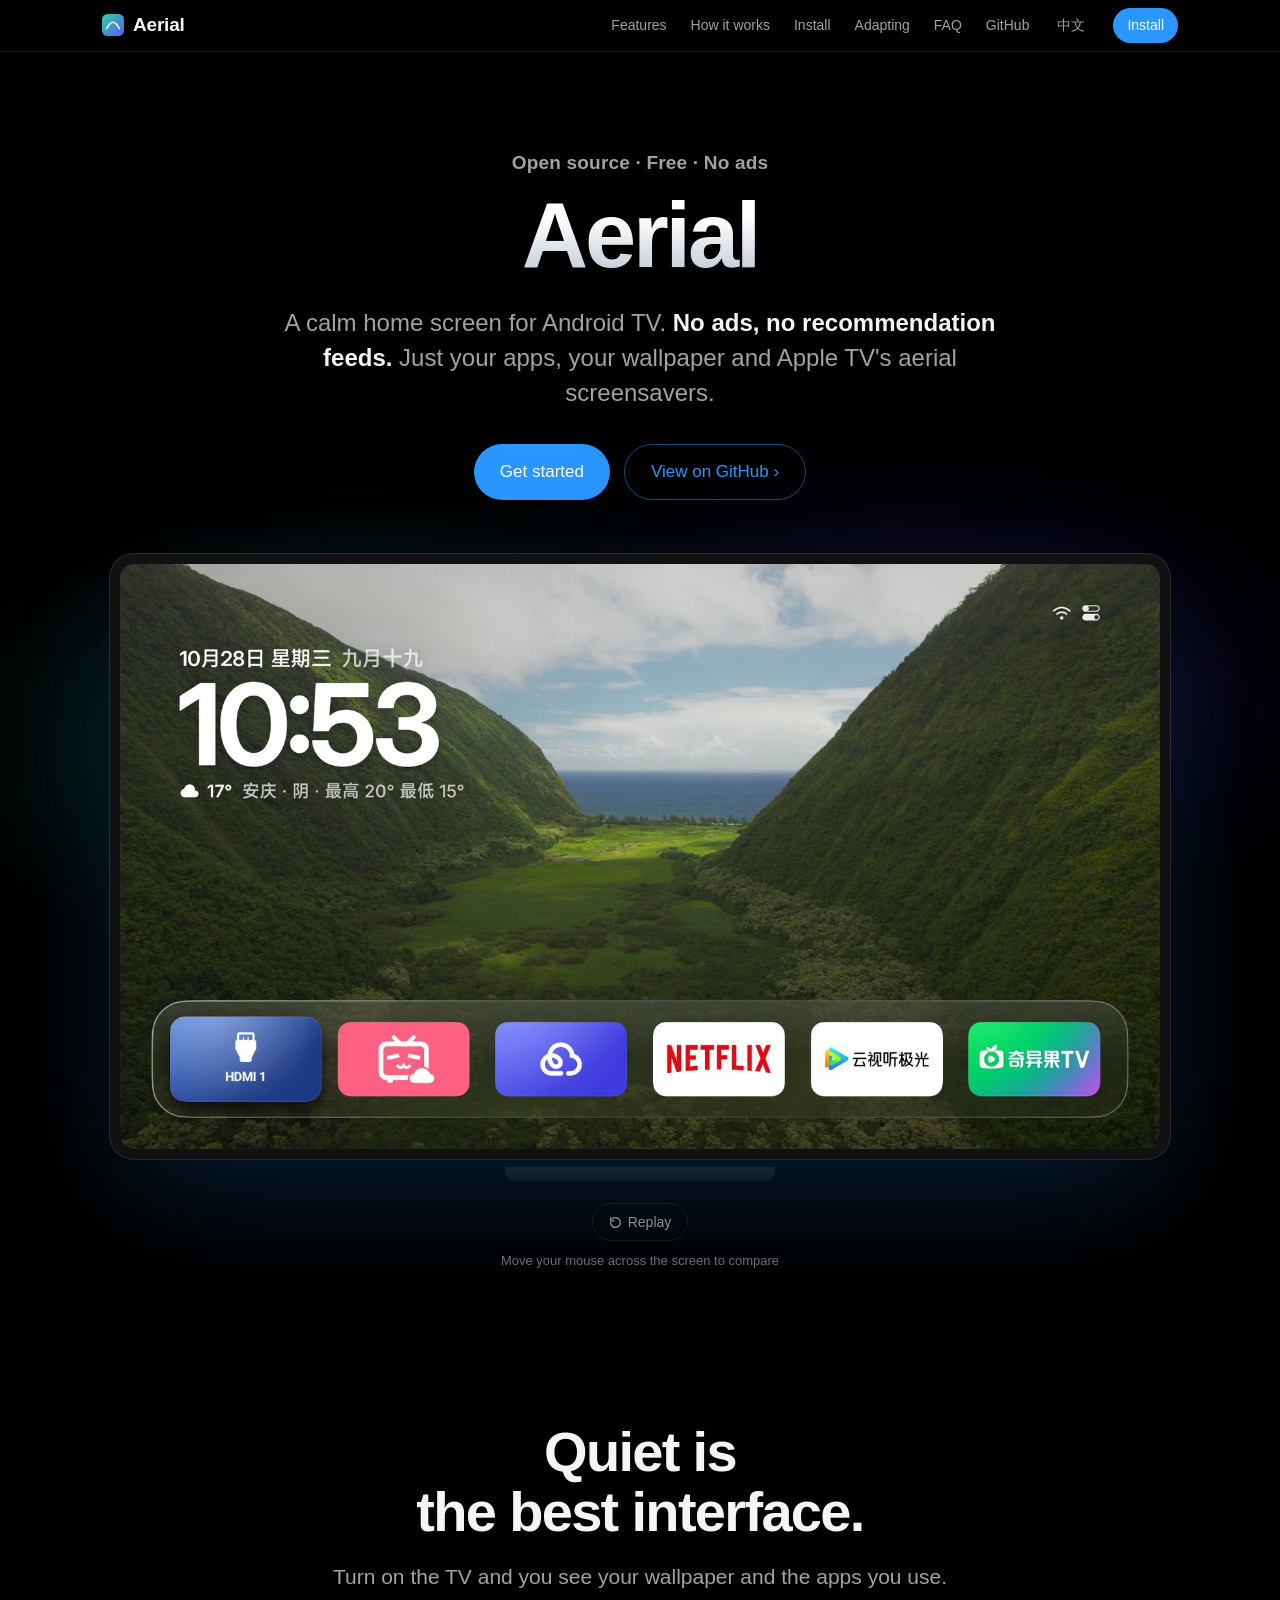
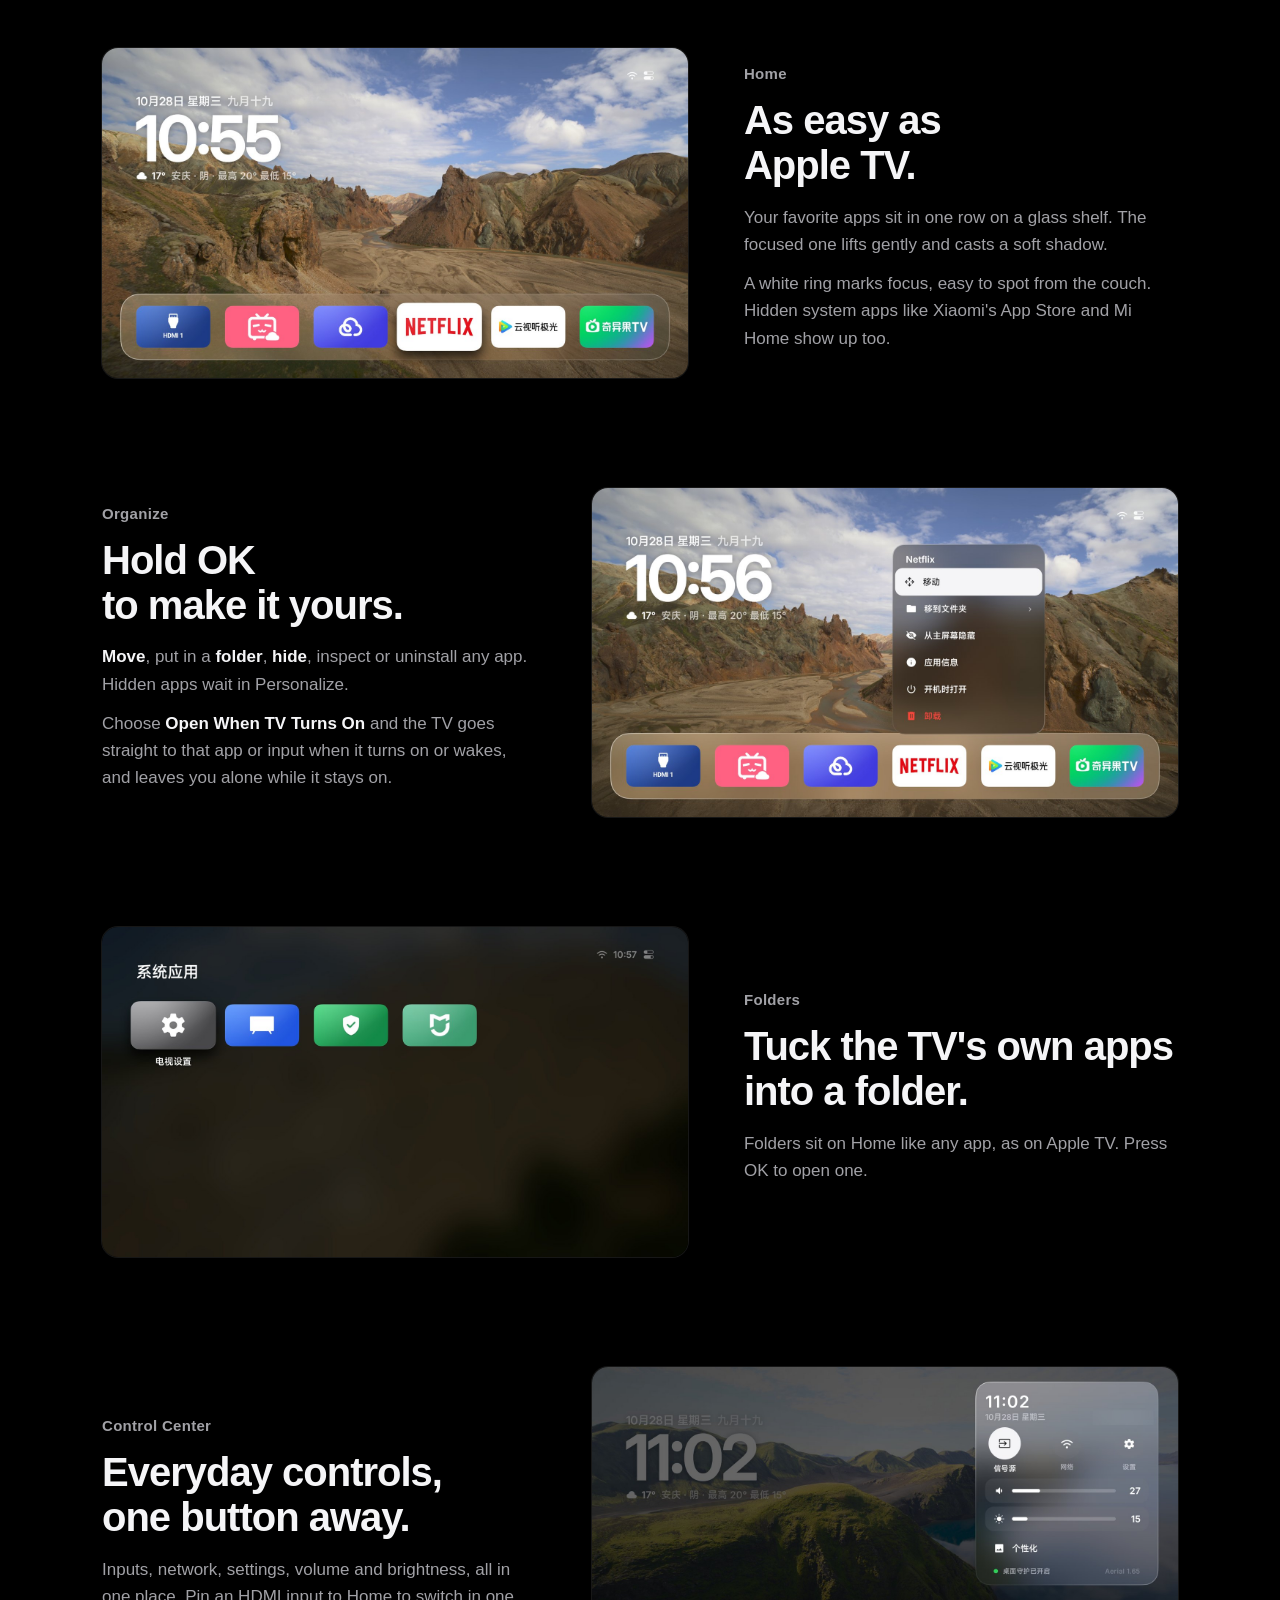
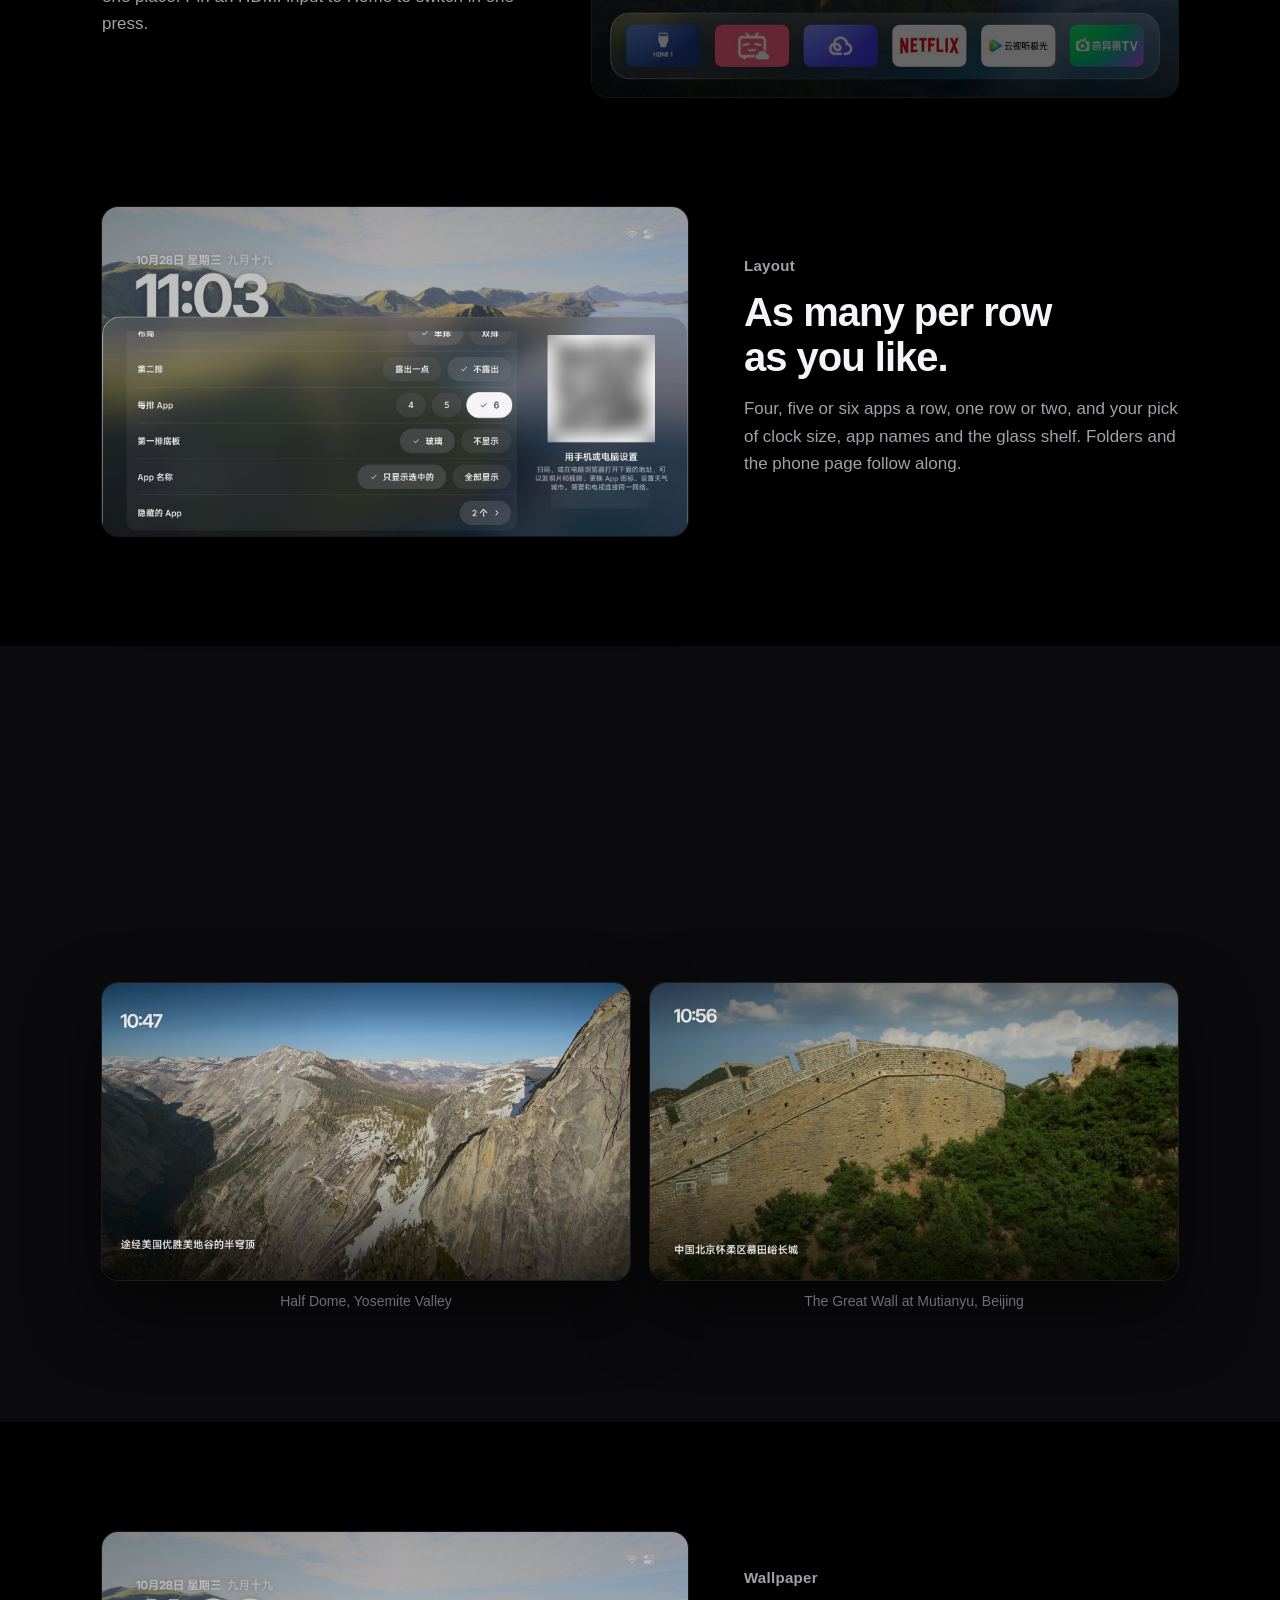
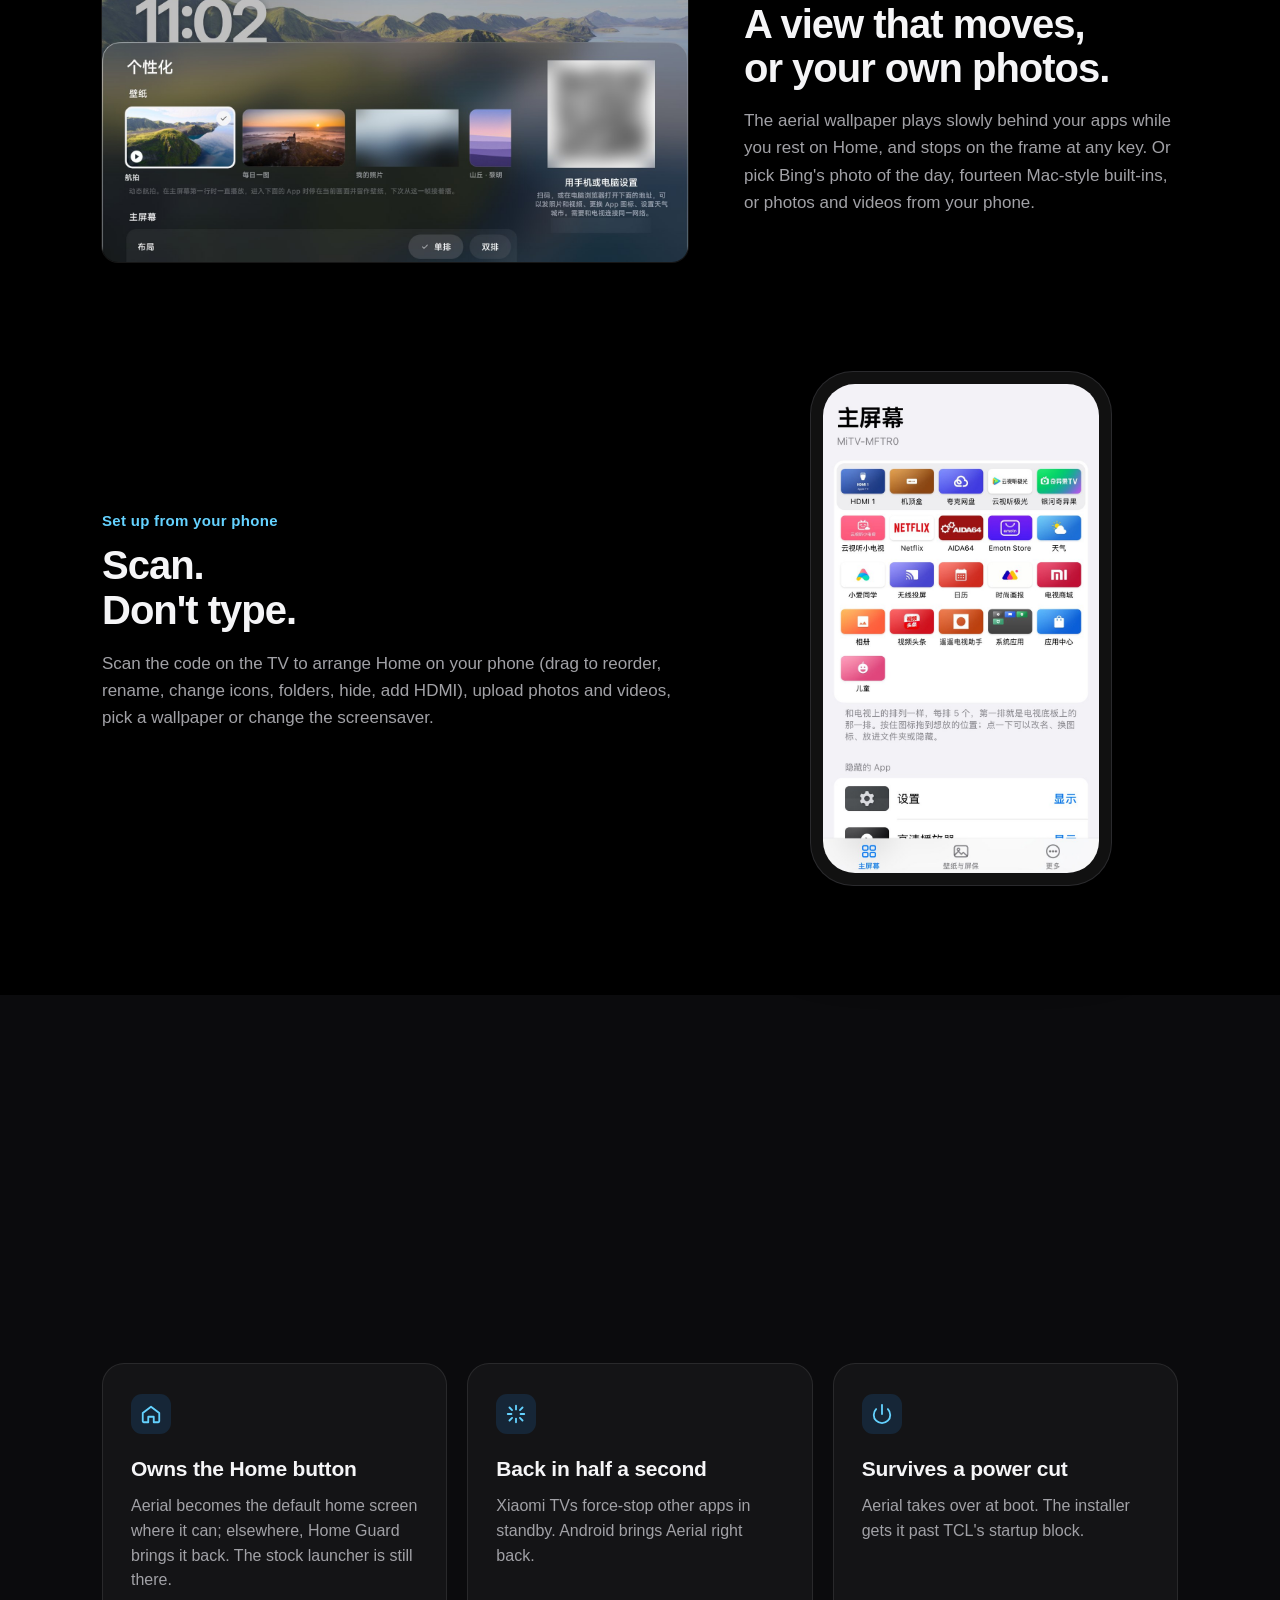
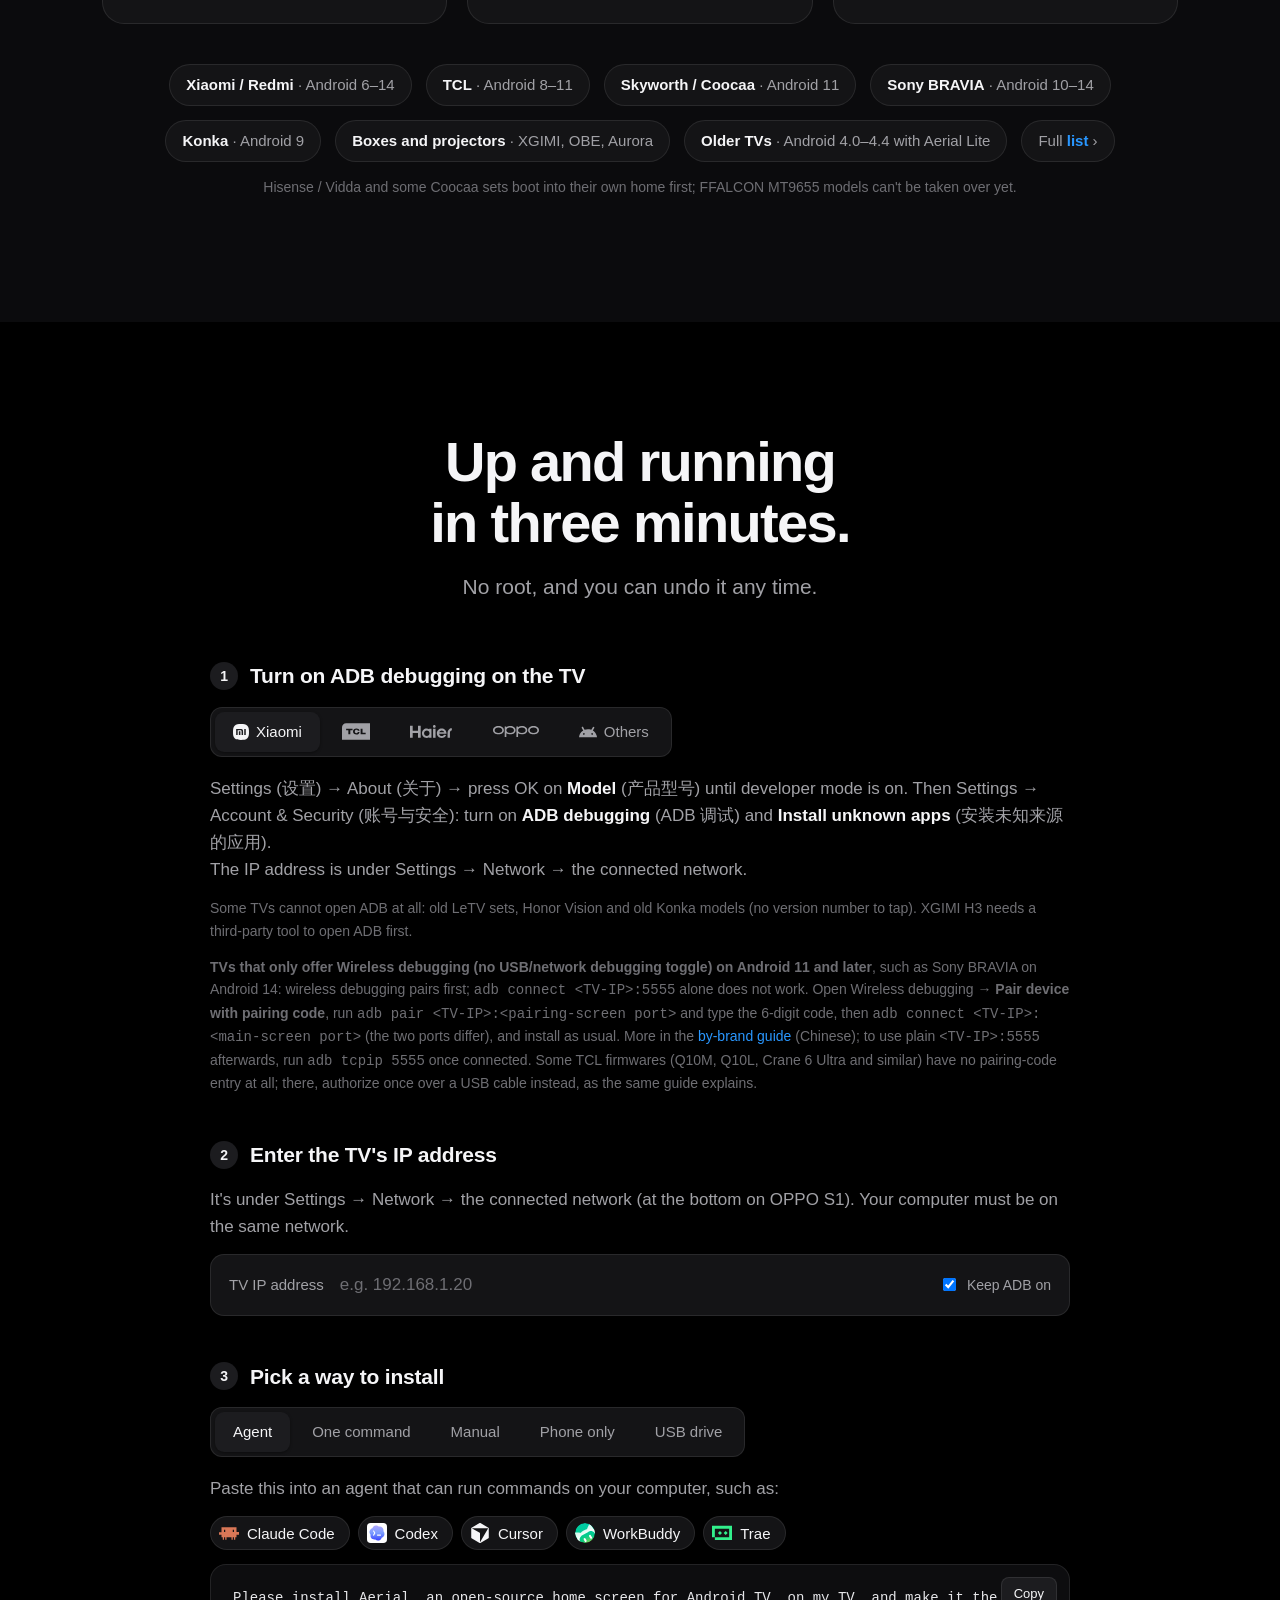
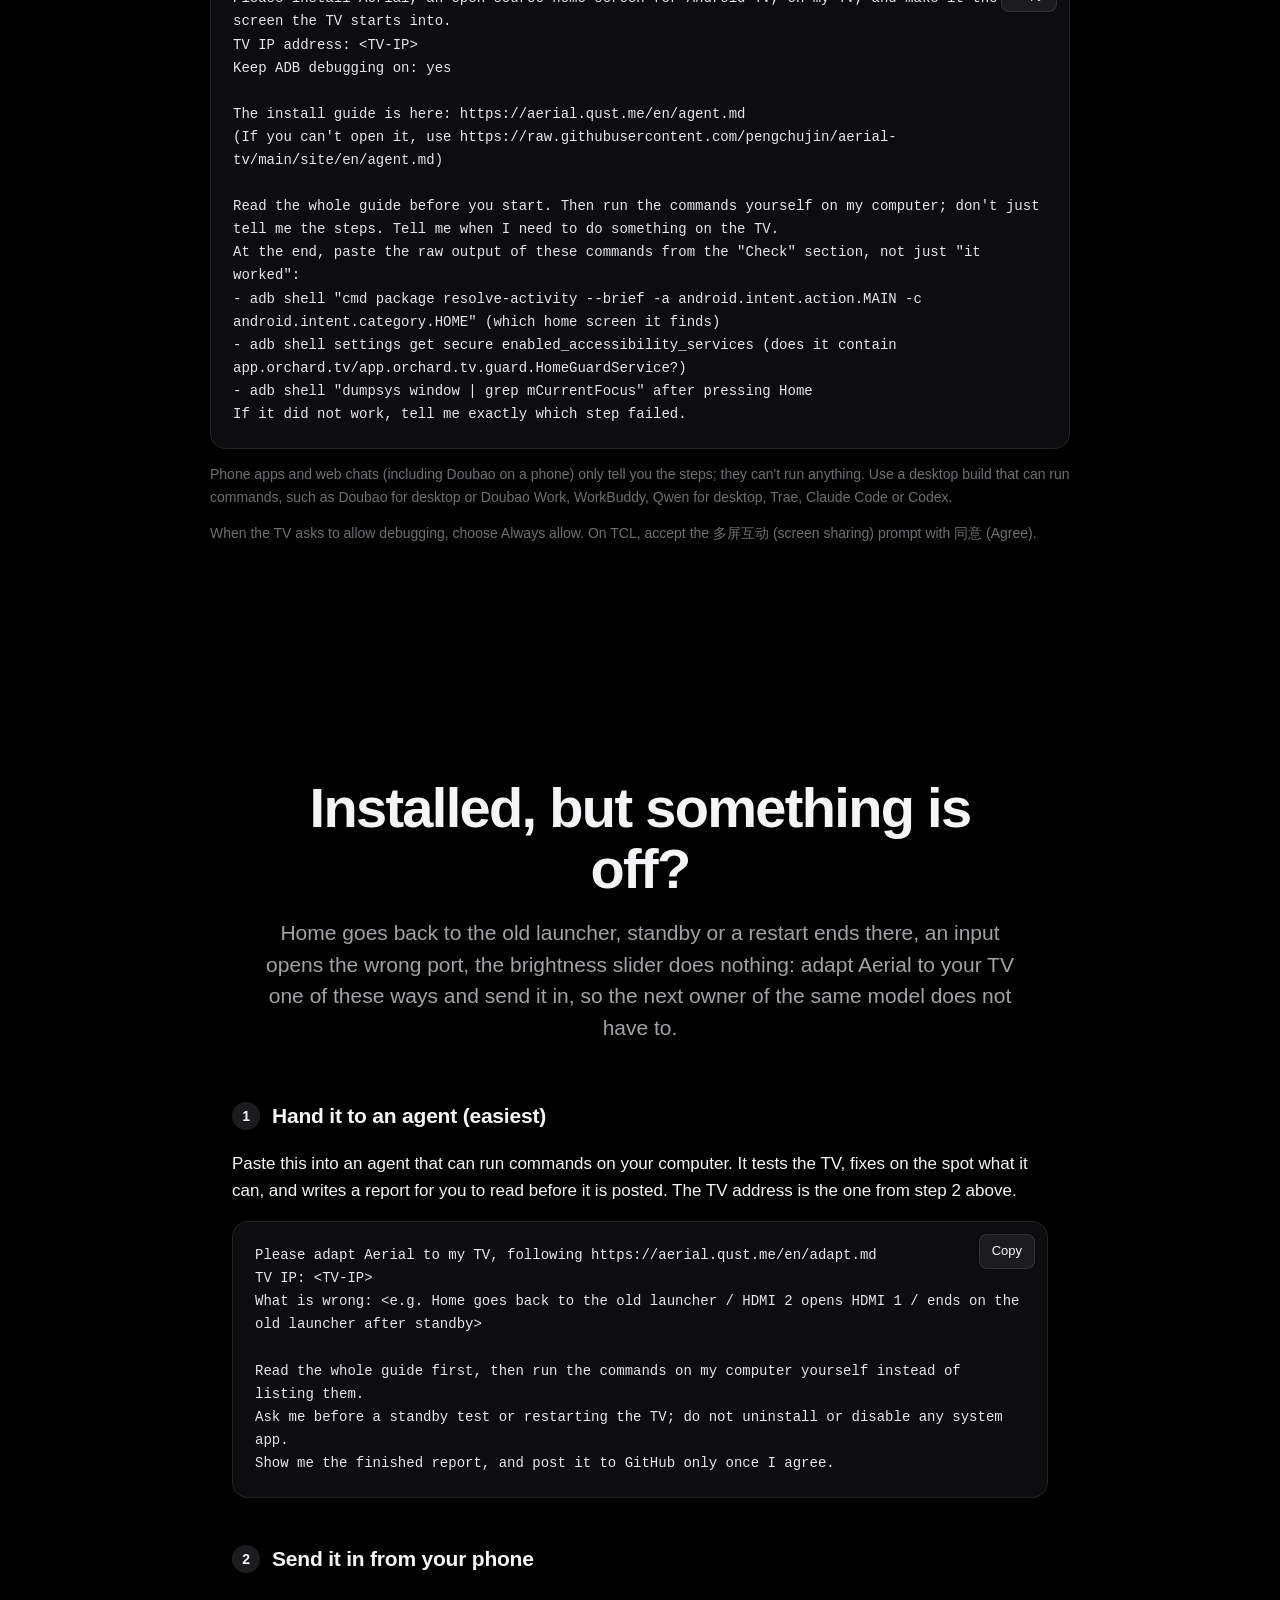
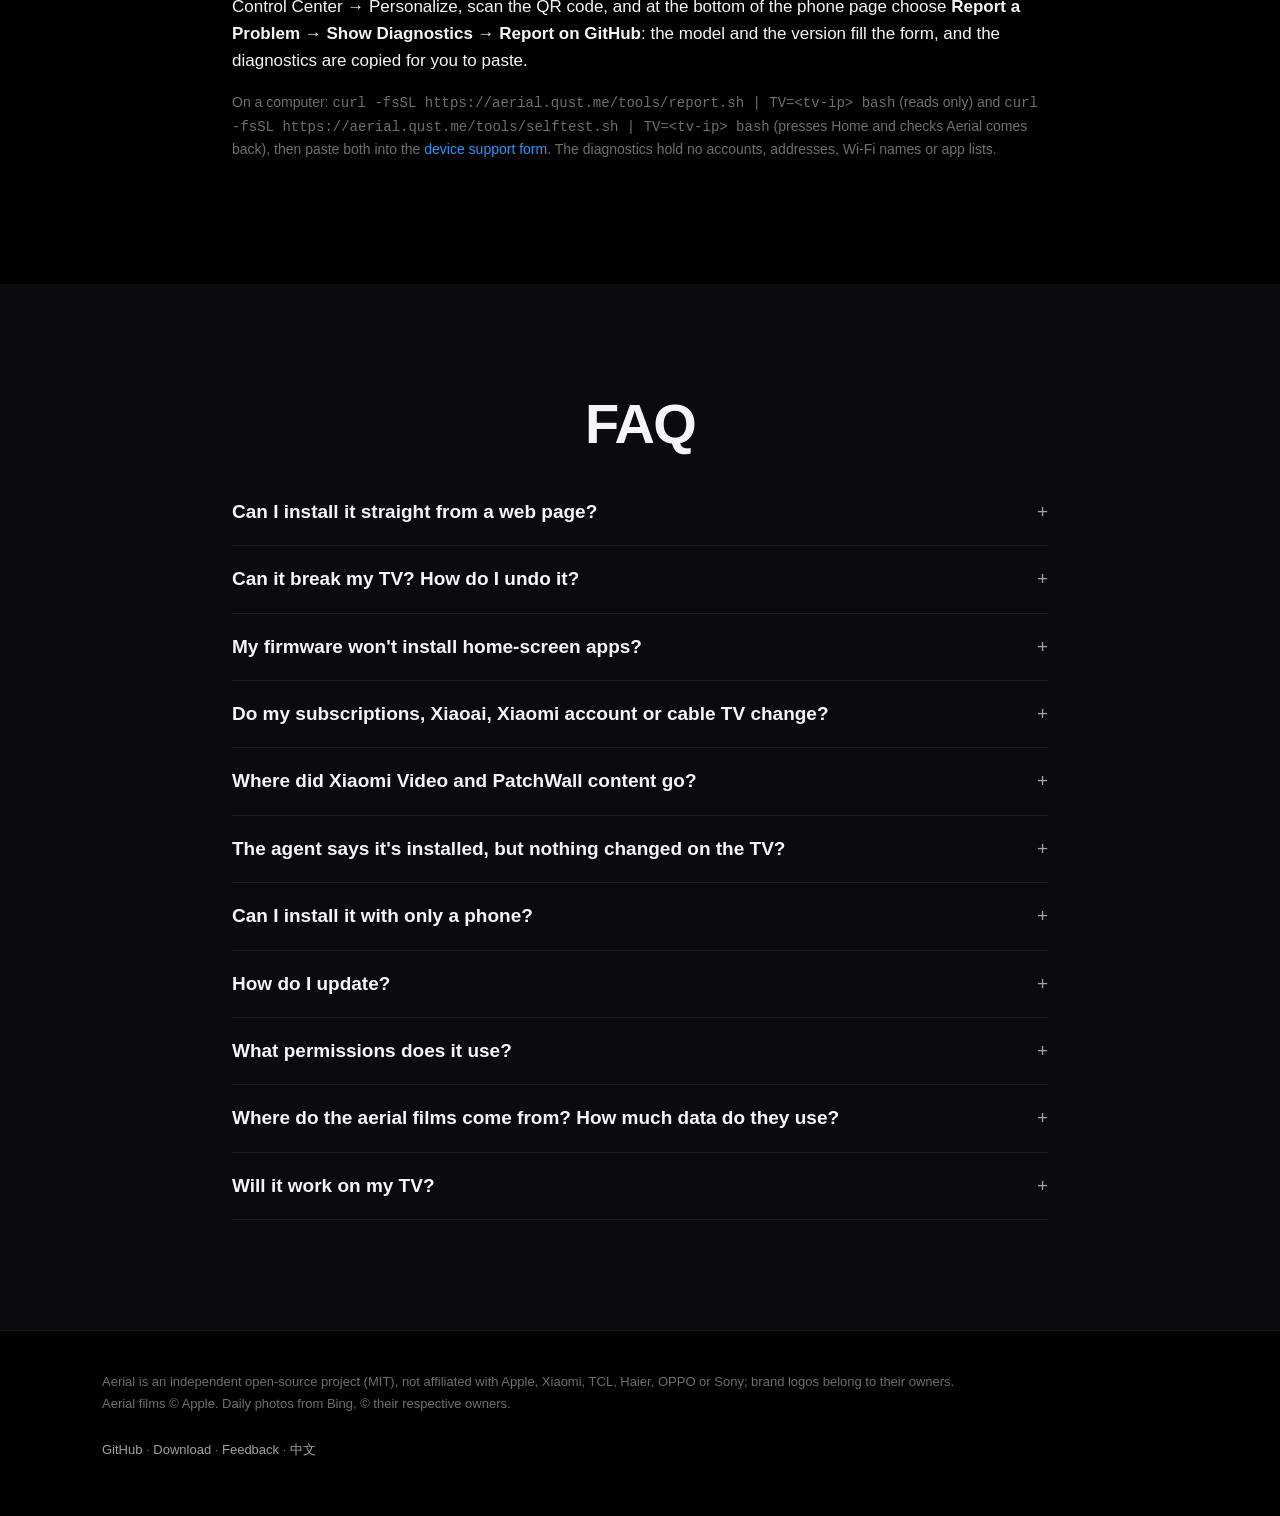
<file: site/index.html>
<!doctype html>
<html lang="zh-CN">
<head>
<meta charset="utf-8">
<meta name="viewport" content="width=device-width, initial-scale=1, viewport-fit=cover">
<script>
  // Open the page in the browser's language, unless the visitor picked one with the switcher.
  (function () {
    if (/bot|crawl|spider|slurp/i.test(navigator.userAgent)) return;
    var saved; try { saved = localStorage.getItem('aerial-lang'); } catch (e) {}
    var lang = (navigator.languages && navigator.languages[0]) || navigator.language || '';
    if (saved ? saved === 'en' : !/^zh/i.test(lang)) location.replace('en/' + location.hash);
  })();
</script>
<title>Aerial · 给国产电视的一块干净桌面</title>
<meta name="description" content="参照 tvOS 设计的开源 Android TV 桌面。没有广告，没有推荐流，只有你的 App、你的壁纸和航拍屏保。支持小米、TCL、创维、索尼等国产电视和盒子，开机自动接管。">
<meta property="og:title" content="Aerial · 给国产电视的一块干净桌面">
<meta property="og:description" content="参照 tvOS 设计的开源电视桌面，没有广告，开机自动接管。">
<meta property="og:image" content="img/home.jpg?v=165">
<meta name="theme-color" content="#000000">
<link rel="alternate" hreflang="zh" href="https://aerial.qust.me/">
<link rel="alternate" hreflang="en" href="https://aerial.qust.me/en/">
<link rel="alternate" hreflang="x-default" href="https://aerial.qust.me/en/">
<link rel="icon" href="favicon.svg" type="image/svg+xml">
<link rel="stylesheet" href="style.css?v=12">
</head>
<body>

<nav>
  <div class="wrap">
    <a class="brand" href="#top" aria-label="Aerial"><svg width="22" height="22" viewBox="0 0 32 32" aria-hidden="true"><defs><linearGradient id="g" x1="0" y1="0" x2="1" y2="1"><stop offset="0" stop-color="#2fd0a5"/><stop offset="1" stop-color="#5b5bf0"/></linearGradient></defs><rect width="32" height="32" rx="8" fill="url(#g)"/><path d="M7 21c3-6 6-9 9-9s6 3 9 9" fill="none" stroke="#fff" stroke-width="2.4" stroke-linecap="round"/></svg> Aerial</a>
    <div class="links">
      <a href="#features">功能</a>
      <a href="#how">接管原理</a>
      <a href="#install">安装</a>
      <a href="#adapt">适配</a>
      <a href="#faq">常见问题</a>
      <a href="voices/">用户评价</a>
      <a href="https://github.com/pengchujin/aerial-tv">GitHub</a>
    </div>
    <a class="lang" href="en/" data-lang="en" hreflang="en" lang="en">English</a>
    <a class="cta" href="#install">安装</a>
  </div>
</nav>

<header class="hero" id="top">
  <div class="wrap">
    <p class="eyebrow">开源 · 免费 · 无广告</p>
    <h1>Aerial</h1>
    <p class="lede">给国产电视的一块干净桌面。<strong>没有广告，没有推荐流</strong>，只有你的 App、壁纸和 Apple TV 航拍屏保。</p>
    <div class="actions">
      <a class="btn primary" href="#install">开始安装</a>
      <a class="btn ghost" href="https://github.com/pengchujin/aerial-tv">在 GitHub 查看 ›</a>
    </div>
    <div class="tv reveal">
      <div class="glow"></div>
      <div class="screen compare" id="compare" role="slider" tabindex="0" aria-label="电视自带的桌面和 Aerial 的对比，左右移动查看" aria-valuemin="0" aria-valuemax="100" aria-valuenow="0">
        <img class="before" src="img/stock-xiaomi.jpg?v=3" alt="电视自带的桌面：满屏剧集推荐、会员和限免角标" width="1600" height="900">
        <div class="after"><img src="img/home.jpg?v=165" alt="Aerial 首页：夏威夷威马努山谷的航拍壁纸，玻璃底板上一排六个 App" width="1600" height="900"></div>
        <div class="divider" aria-hidden="true"><span class="knob"><svg width="20" height="20" viewBox="0 0 24 24" fill="none" stroke="currentColor" stroke-width="2.4" stroke-linecap="round" stroke-linejoin="round"><path d="M9 6l-6 6 6 6M15 6l6 6-6 6"/></svg></span></div>
      </div>
      <div class="stand"></div>
      <div class="compare-legend">
        <button type="button" class="replay"><svg width="13" height="13" viewBox="0 0 24 24" fill="none" stroke="currentColor" stroke-width="2.6" stroke-linecap="round" stroke-linejoin="round" aria-hidden="true"><path d="M3 12a9 9 0 1 0 3-6.7"/><path d="M3 3v6h6"/></svg>再看一遍</button>
        <span class="compare-hint">在画面上左右移动鼠标对比</span>
      </div>
    </div>
  </div>
</header>

<section id="features">
  <div class="wrap">
    <div class="head reveal">
      <h2>安静，<br>是最好的界面。</h2>
      <p>打开电视，只有壁纸和你常用的 App。</p>
    </div>

    <div class="feature reveal">
      <div class="shot"><img src="img/focus.jpg?v=165" alt="冰岛兰德曼纳劳卡的航拍壁纸前，第一排选中了 Netflix" loading="lazy" width="1600" height="900"></div>
      <div>
        <p class="kicker">首页</p>
        <h3>像 Apple TV<br>一样顺手。</h3>
        <p>常用的 App 排成一排，放在玻璃底板上。选中时轻轻浮起，下面有一层阴影。</p>
        <p>选中的 App 有一圈白边，坐在沙发上也看得清。「应用中心」「米家」这类藏起来的系统 App 也都在。</p>
      </div>
    </div>

    <div class="feature flip reveal">
      <div class="shot"><img src="img/menu.jpg?v=165" alt="长按菜单：移动、移到文件夹、从主屏幕隐藏、应用信息、开机时打开、卸载" loading="lazy" width="1600" height="900"></div>
      <div>
        <p class="kicker">整理</p>
        <h3>长按一下，<br>想怎么排就怎么排。</h3>
        <p>长按 OK 键：<strong>移动</strong>、<strong>移到文件夹</strong>、<strong>隐藏</strong>、查看信息、卸载。隐藏的 App 可以在「个性化」里找回。</p>
        <p>选「<strong>开机时打开</strong>」，电视开机或待机醒来就直接进这个 App 或信号源，一直开着时不会再跳。</p>
      </div>
    </div>

    <div class="feature reveal">
      <div class="shot"><img src="img/folder.jpg?v=165" alt="打开的文件夹：系统应用" loading="lazy" width="1600" height="900"></div>
      <div>
        <p class="kicker">文件夹</p>
        <h3>系统自带的 App，<br>收进一个文件夹。</h3>
        <p>和 Apple TV 一样，文件夹放在首页里，按一下打开。</p>
      </div>
    </div>

    <div class="feature flip reveal">
      <div class="shot"><img src="img/control-center.jpg?v=165" alt="控制中心：信号源、网络、设置、音量和亮度" loading="lazy" width="1600" height="900"></div>
      <div>
        <p class="kicker">控制中心</p>
        <h3>常用开关，<br>一键就到。</h3>
        <p>信号源、网络、设置、音量、亮度都在这里。HDMI 还能固定到首页，一键切换。</p>
      </div>
    </div>

    <div class="feature reveal">
      <div class="shot"><img src="img/columns.jpg?v=165" alt="个性化的主屏幕设置：每排 App 选了 6 个" loading="lazy" width="1600" height="900"></div>
      <div>
        <p class="kicker">布局</p>
        <h3>一排放几个，<br>你说了算。</h3>
        <p>每排 4、5 或 6 个 App，单排或双排，时钟大小、App 名称、第一排底板也都能改。文件夹和手机上的整理页跟着一起变。</p>
      </div>
    </div>
  </div>
</section>

<section class="alt">
  <div class="wrap">
    <div class="head reveal">
      <h2>空闲的时候，<br>把客厅交给风景。</h2>
      <p>114 段 Apple TV 航拍影片，从太空到海底，还会标出地名。</p>
    </div>
    <div class="gallery reveal">
      <figure>
        <div class="shot"><img src="img/screensaver-aerial.jpg?v=165" alt="航拍屏保：途经美国优胜美地谷的半穹顶" loading="lazy" width="1600" height="900"></div>
        <figcaption>美国优胜美地谷的半穹顶</figcaption>
      </figure>
      <figure>
        <div class="shot"><img src="img/screensaver-aerial-2.jpg?v=165" alt="航拍屏保：中国北京怀柔区慕田峪长城" loading="lazy" width="1600" height="900"></div>
        <figcaption>北京怀柔慕田峪长城</figcaption>
      </figure>
    </div>
  </div>
</section>

<section>
  <div class="wrap">
    <div class="feature reveal">
      <div class="shot"><img src="img/wallpaper.jpg?v=165" alt="个性化面板：壁纸选了航拍" loading="lazy" width="1600" height="900"></div>
      <div>
        <p class="kicker">壁纸</p>
        <h3>会动的风景，<br>或者你的照片。</h3>
        <p>航拍壁纸停在主屏幕时在 App 后面慢慢播放，按任意键停在当前画面。也可以选必应每日一图、14 张 Mac 风格的内置壁纸，或者从手机传的照片和视频。</p>
      </div>
    </div>
    <div class="phone-row reveal" style="margin-top:110px">
      <div>
        <p class="kicker">用手机设置</p>
        <h3 class="sub">扫一下，<br>不用遥控器打字。</h3>
        <p class="muted">扫电视上的二维码，在手机上整理主屏幕（拖动排序、改名、换图标、文件夹、隐藏、加 HDMI），还能传照片和视频、选壁纸、换屏保。</p>
      </div>
      <div class="phone"><img src="img/phone.jpg?v=147" alt="手机设置页的主屏幕标签：和电视一样的图标网格" loading="lazy" width="780" height="1384"></div>
    </div>
  </div>
</section>

<section class="alt" id="how">
  <div class="wrap">
    <div class="head reveal">
      <h2>开机就是它。<br>待机也赶不走。</h2>
      <p>国产电视只认自家桌面，待机还会清理第三方 App。Aerial 不用 root，也不停用系统应用。</p>
    </div>
    <div class="grid3 reveal">
      <div class="tile">
        <div class="ic"><svg width="22" height="22" viewBox="0 0 24 24" fill="none" stroke="currentColor" stroke-width="2" stroke-linecap="round" stroke-linejoin="round"><path d="M3 11l9-7 9 7v9a1 1 0 0 1-1 1h-5v-6h-6v6H4a1 1 0 0 1-1-1z"/></svg></div>
        <h4>接管 HOME 键</h4>
        <p>能设成默认桌面就设；不行就由桌面守护把它拉回来。原来的桌面也还在。</p>
      </div>
      <div class="tile">
        <div class="ic"><svg width="22" height="22" viewBox="0 0 24 24" fill="none" stroke="currentColor" stroke-width="2" stroke-linecap="round" stroke-linejoin="round"><path d="M12 3v4M12 17v4M4.9 4.9l2.8 2.8M16.3 16.3l2.8 2.8M3 12h4M17 12h4M4.9 19.1l2.8-2.8M16.3 7.7l2.8-2.8"/></svg></div>
        <h4>被杀后 0.5 秒复活</h4>
        <p>小米待机会强停第三方 App，Aerial 会马上被系统拉起来。</p>
      </div>
      <div class="tile">
        <div class="ic"><svg width="22" height="22" viewBox="0 0 24 24" fill="none" stroke="currentColor" stroke-width="2" stroke-linecap="round" stroke-linejoin="round"><path d="M12 2v10"/><path d="M18.4 6.6a9 9 0 1 1-12.8 0"/></svg></div>
        <h4>断电重启也是它</h4>
        <p>开机自动接管。TCL 的自启拦截，安装脚本会帮你放行。</p>
      </div>
    </div>
    <div class="devices reveal">
      <span class="chip"><b>小米 / Redmi</b> · Android 6–14</span>
      <span class="chip"><b>TCL</b> · Android 8–11</span>
      <span class="chip"><b>创维 / 酷开</b> · Android 11</span>
      <span class="chip"><b>索尼 BRAVIA</b> · Android 10–14</span>
      <span class="chip"><b>康佳</b> · Android 9</span>
      <span class="chip"><b>盒子和投影仪</b> · 极米、大眼橙、极光盒子</span>
      <span class="chip"><b>老电视</b> · Android 4.0–4.4 用 Aerial Lite</span>
      <a class="chip chip-link" href="https://github.com/pengchujin/aerial-tv#支持的机型">完整<b>机型列表</b> ›</a>
    </div>
    <p class="note devices-note reveal">海信 / Vidda 和部分酷开开机会先进原桌面，雷鸟 MT9655 机型暂时接管不了。</p>
  </div>
</section>

<section id="install">
  <div class="wrap">
    <div class="head reveal">
      <h2>三分钟装好。</h2>
      <p>不用 root，随时能还原。</p>
    </div>

    <div class="install reveal">
      <h3 class="step"><span>1</span>在电视上打开 ADB 调试</h3>
      <div class="tabs" role="tablist" data-tabs="brand">
        <button role="tab" aria-selected="true" data-tab="xiaomi"><i class="logo xiaomi" aria-hidden="true"></i>小米</button>
        <button role="tab" aria-selected="false" data-tab="tcl" aria-label="TCL"><i class="logo tcl" aria-hidden="true"></i></button>
        <button role="tab" aria-selected="false" data-tab="haier" aria-label="海尔"><i class="logo haier" aria-hidden="true"></i></button>
        <button role="tab" aria-selected="false" data-tab="oppo" aria-label="OPPO"><i class="logo oppo" aria-hidden="true"></i></button>
        <button role="tab" aria-selected="false" data-tab="other"><i class="logo android" aria-hidden="true"></i>其他</button>
      </div>
      <div class="panel on" data-panel="xiaomi"><p>设置 → 关于 → 连续按 <b>产品型号</b>，进入开发者模式；再到 设置 → 账号与安全，打开 <b>ADB 调试</b> 和 <b>安装未知来源的应用</b>。<br>IP 在 设置 → 网络 → 已连接的网络 里。</p></div>
      <div class="panel" data-panel="tcl"><p>设置 → 关于 → <b>本机信息</b>，快速按遥控器 <b>上下左右</b>，在底部出现的「更多」里打开 <b>ADB</b>。<br>IP 在 设置 → 网络 → 已连接的网络 里。</p></div>
      <div class="panel" data-panel="haier"><p>按<b>电视机身上</b>的信号源键，弹出信号源菜单后，用遥控器按 <b>左左上右</b>，进入「海尔工厂菜单」，把 <b>ADB 调试开关</b> 设为开。只改这一项，别动其他选项。<br>IP 在 设置 → 网络 → 已连接的网络 里。</p></div>
      <div class="panel" data-panel="oppo"><p>设置 → 系统 → 关于本机 → <b>设备型号</b>，按 <b>上上右右</b> 再按确认；然后到 设置 → 系统 → <b>开发者选项</b>，打开 <b>USB 调试</b>（有的机型叫「ADB 调试」）。<br>IP 在 设置 → 网络 → 已连接的网络 <b>最下面</b>。</p></div>
      <div class="panel" data-panel="other"><p>设置 → 设备偏好设置 → 关于 → 连按 <b>内部版本号</b>（Build，不是「Android 版本」）7 次，再在开发者选项里打开 <b>USB 调试</b>。<br>IP 在 设置 → 网络 → 已连接的网络 里。</p></div>
      <p class="note">老乐视、荣耀智慧屏、老康佳（看不到版本号）等机型打不开 ADB。极米 H3 需先用第三方工具打开 ADB，见机型说明。</p>
      <p class="note"><b>只有无线调试、没有 USB 调试 / 网络调试（ADB 调试）开关的 Android 11+ 电视</b>（例如索尼 BRAVIA 的 Android 14）：第一次要先配对，不能直接 <code>adb connect &lt;电视IP&gt;:5555</code>。打开 无线调试 → <b>使用配对码配对设备</b>，运行 <code>adb pair &lt;电视IP&gt;:&lt;配对屏端口&gt;</code> 并输入 6 位配对码，再 <code>adb connect &lt;电视IP&gt;:&lt;无线调试主页端口&gt;</code>（两组端口不一样），然后照常安装。详见 <a href="https://github.com/pengchujin/aerial-tv/blob/main/docs/devices/adb-by-brand.md">分品牌说明</a>；装好后想以后直接用 <code>&lt;电视IP&gt;:5555</code>，连上时再运行一次 <code>adb tcpip 5555</code>。部分 TCL 固件（Q10M、Q10L、鹤 6 Ultra 等）没有配对码入口，只能先用数据线连电脑授权，同一份分品牌说明里有写。</p>

      <h3 class="step"><span>2</span>填上电视 IP</h3>
      <p class="hint">在电视的 设置 → 网络 → 已连接的网络 里（OPPO S1 在这一页最下面）。电脑要和电视连同一个网络。</p>
      <div class="field">
        <label for="ip">电视 IP</label>
        <input id="ip" inputmode="decimal" autocomplete="off" spellcheck="false" placeholder="例如 192.168.1.20">
        <label class="opt"><input type="checkbox" id="keep" checked> 保持 ADB 常开</label>
      </div>

      <h3 class="step"><span>3</span>选一种方式安装</h3>
      <div class="tabs" role="tablist" data-tabs="method">
        <button role="tab" aria-selected="true" data-tab="agent">交给 Agent</button>
        <button role="tab" aria-selected="false" data-tab="cli">一行命令</button>
        <button role="tab" aria-selected="false" data-tab="manual">手动</button>
        <button role="tab" aria-selected="false" data-tab="phone">只用手机</button>
        <button role="tab" aria-selected="false" data-tab="usb">U 盘</button>
      </div>

      <div class="panel on" data-panel="agent">
        <p>复制给能在电脑上运行命令的 Agent，比如：</p>
        <ul class="agents">
          <li><img src="img/agents/workbuddy.svg" alt="" width="20" height="20">WorkBuddy</li>
          <li><img src="img/agents/doubao.svg" alt="" width="20" height="20">豆包电脑版</li>
          <li><img src="img/agents/qwen.svg" alt="" width="20" height="20">千问电脑版</li>
          <li><img src="img/agents/trae.svg" alt="" width="20" height="20">Trae</li>
          <li><img src="img/agents/claude-code.svg" alt="" width="20" height="20">Claude Code</li>
          <li><img src="img/agents/codex.svg" alt="" width="20" height="20">Codex</li>
        </ul>
        <div class="code"><button class="copy" data-copy="prompt">复制</button><pre id="prompt"></pre></div>
        <p class="note">手机上的豆包、网页版聊天只会把步骤告诉你，不会自己执行。要用能在电脑上跑命令的版本：豆包电脑版或豆包工作版、WorkBuddy、千问电脑版、Trae、Claude Code、Codex 等。手机 App 和网页版聊天装不了。</p>
      </div>

      <div class="panel" data-panel="cli">
        <p>在 macOS 或 Linux 终端里运行，没有 adb 会自动下载。Windows 请交给 Agent。</p>
        <div class="code"><button class="copy" data-copy="cmd">复制</button><pre id="cmd"></pre></div>
        <p class="note">只有无线调试的电视要先配对：有配对码入口的，运行前设好 <code>ADB_PAIR</code>、<code>ADB_CODE</code>、<code>ADB_CONNECT</code> 三个变量（写法见 README），脚本会自动配对并切回 5555；没有配对码入口的（TCL Q10M、Q10L、鹤 6 Ultra 等）先按<a href="https://github.com/pengchujin/aerial-tv/blob/main/docs/devices/adb-by-brand.md">分品牌说明</a>用数据线连一次、运行 <code>adb tcpip 5555</code>。</p>
      </div>

      <div class="panel" data-panel="manual">
        <p>先下载 <a href="download/aerial-standard.apk"><b>aerial-standard.apk</b></a>，再运行：</p>
        <div class="code"><button class="copy" data-copy="manualcmd">复制</button><pre id="manualcmd"></pre></div>
        <p class="note">只有无线调试的电视（见第 1 步）分两种：<br><b>有配对码入口</b>（索尼 BRAVIA 的 Android 14 等）：先按第 1 步配对，连上后运行 <code>adb tcpip 5555</code>，命令的第一行才会是 5555；不运行的话，第一行要换成配对后无线调试主页上的 IP:端口。<br><b>没有配对码入口</b>（TCL Q10M、Q10L、鹤 6 Ultra 等）：按<a href="https://github.com/pengchujin/aerial-tv/blob/main/docs/devices/adb-by-brand.md">分品牌说明</a>用数据线把电视连到电脑，授权后运行一次 <code>adb tcpip 5555</code>；没走这一步时，命令第一行的 <code>:5555</code> 连不上。</p>
      </div>

      <div class="panel" data-panel="phone">
        <p>没有电脑时，可以用手机上的 ADB 工具：<b>甲壳虫 ADB 助手</b>、<b>超级小爱</b>，或应用商店里同类工具。</p>
        <ol>
          <li>手机和电视连同一个 Wi-Fi。</li>
          <li>按上面的第 1 步在电视上打开 ADB，IP 也按上面的位置找。</li>
          <li>手机连上电视：<code>&lt;电视IP&gt;:5555</code>，电视上选「始终允许」。</li>
          <li>在工具里安装 Aerial（standard 版；装不上时试 guard 版），再按 <a href="agent.md">安装说明</a> 的 Windows 第 3 步逐条授权、第 6 步启动 App。</li>
        </ol>
        <p class="note">这些工具是用户反馈装过的，本仓库没有逐一实测。手机工具一般不能替你完成全部设置，装好后建议再用电脑或 Agent 跑一遍验收。</p>
      </div>

      <div class="panel" data-panel="usb">
        <p>不用电脑，也不用上面的第 1、2 步：把 APK 拷进 U 盘，插到电视上，用电视自带的文件管理器打开安装。</p>
        <ul>
          <li><a href="download/aerial-standard.apk"><b>aerial-standard.apk</b></a>：Android 5.0 及以上先装这个。</li>
          <li><a href="download/aerial-guard.apk"><b>aerial-guard.apk</b></a>：上面那个装不上、提示不允许安装桌面类 App 时换这个。</li>
          <li><a href="download/aerial-lite.apk"><b>aerial-lite.apk</b></a>：Android 4.0–4.4 的老电视、老盒子用的 Aerial Lite（测试版）。「交给 Agent」和「一行命令」会自动选 Lite，不会装错。</li>
        </ul>
        <p>装好后<b>按遥控器的主页键</b>：系统问「使用哪个应用」时选 <b>Aerial</b>，再选「<b>始终</b>」，就设好了，原生 Android TV 一般是这样。</p>
        <p>直接回到原来的桌面、不问（国产电视大多这样）：从「我的应用」打开 Aerial，它会弹出「设为主屏幕」，按里面的入口去电视设置里打开桌面守护（无障碍）和通知使用权。电视设置里没有这些入口时，Aerial 只能当普通 App 从应用列表打开，要接管主页键就得用电脑或 Agent 设置一次（覆盖安装，设置不丢）。</p>
        <p class="note">只用 U 盘装时，按主页键、开机、待机醒来能不能回到 Aerial，要看电视设置里有没有这几个入口；用电脑装最稳。以后升级可以在控制中心里点「有新版本」，也可以再用 U 盘装一次。</p>
        <p class="note">Aerial Lite 外观和完整版一样，但没有桌面守护：装好后按主页键选 <b>Aerial Lite</b>、再选「始终」；固件把主页键锁死在自家桌面时，只能从应用列表打开。也没有航拍壁纸、信号源磁贴和应用内升级（升级就是再装一次）。还原：设置 → 应用 → Aerial Lite → 清除默认设置，或者卸载它。有问题请用<a href="https://github.com/pengchujin/aerial-tv/issues/new?template=device.yml">机型适配模板</a>反馈，标题写上 Lite。</p>
      </div>


      <p class="note">电视问是否允许调试时，选「始终允许」。TCL 会弹「多屏互动：正在发起应用推送」，选「同意」。</p>
    </div>
  </div>
</section>

<section id="adapt">
  <div class="wrap" style="max-width:860px">
    <div class="head reveal">
      <h2>装好了，但有地方不对？</h2>
      <p>按主页键回到原桌面、待机或开机后停在原桌面、信号源打开的口不对、亮度条没反应：选一种方式，把你的电视适配好，再交给作者，同型号的人以后就不用再折腾。</p>
    </div>
    <div class="install reveal">
      <h3 class="step"><span>1</span>交给 Agent（最省事）</h3>
      <p>复制给能在电脑上运行命令的 Agent。它会先自检，能改的当场改好，最后整理成一份报告，你看过再提交。电视 IP 用上面第 2 步填的。</p>
      <div class="code"><button class="copy" data-copy="adaptprompt">复制</button><pre id="adaptprompt"></pre></div>

      <h3 class="step"><span>2</span>用手机提交给作者</h3>
      <p>控制中心 → 个性化，用手机扫二维码，在手机页最下面 <b>反馈问题 → 显示诊断信息 → 去 GitHub 反馈</b>：型号和版本会自动填进表单，诊断信息自动复制，粘贴进去就行。没有 GitHub 账号时，把诊断信息发给有账号的朋友代发。</p>
      <p class="note">电脑上也可以自己跑：<code>curl -fsSL https://aerial.qust.me/tools/report.sh | TV=&lt;电视IP&gt; bash</code>（只读）和 <code>curl -fsSL https://aerial.qust.me/tools/selftest.sh | TV=&lt;电视IP&gt; bash</code>（按主页键等，看 Aerial 能不能回来），把两份输出贴进<a href="https://github.com/pengchujin/aerial-tv/issues/new?template=device.yml">机型适配模板</a>。诊断信息不含账号、IP、Wi-Fi 名称和 App 列表。</p>
    </div>
  </div>
</section>

<section class="alt" id="faq">
  <div class="wrap" style="max-width:860px">
    <div class="head reveal" style="margin-bottom:24px"><h2>常见问题</h2></div>
    <div class="reveal">
      <details>
        <summary>能不能打开网页就直接装到电视上？</summary>
        <p>不能。网页连不上电视的 ADB。最省事的是上面的 Agent 提示词或一行命令。</p>
      </details>
      <details>
        <summary>会不会把电视弄坏？怎么还原？</summary>
        <p>不会。Aerial 不动系统应用，只授予几项权限、改了桌面和屏保设置，这些都能撤销。最省事的还原方法是把下面这段直接发给 AI（和安装时一样，要用能在电脑上运行命令的版本），它会按<a href="agent.md">安装说明</a>的「还原」一节撤销全部改动，最后用主页键回到原来的桌面。想连 Aerial 一起卸载，在提示词最后加一句「顺便卸载 Aerial」。</p>
        <div class="code"><button class="copy" data-copy="restoreprompt">复制</button><pre id="restoreprompt"></pre></div>
        <p>自己动手也可以：把一行命令最后的 <code>bash</code> 换成 <code>bash -s restore</code>，也就是 <code>curl -fsSL https://aerial.qust.me/install.sh | TV=&lt;电视IP&gt; bash -s restore</code>；最后加 <code>--uninstall</code> 会顺便卸载 Aerial。不能运行 bash 的 Windows，逐条命令见<a href="agent.md">安装说明</a>。</p>
      </details>
      <details>
        <summary>提示固件不允许安装桌面类 App？</summary>
        <p>改装不声明桌面的版本：一行命令最后加 <code>-s guard</code>，手动安装就下载 <a href="download/aerial-guard.apk">aerial-guard.apk</a>。</p>
      </details>
      <details>
        <summary>会员、小爱同学、小米账号和有线电视受影响吗？</summary>
        <p>都不受影响。Aerial 只换桌面：小米 / TCL 的会员、小爱同学、小米账号、有线电视都照常使用，原来的桌面也能从 App 列表打开。</p>
      </details>
      <details>
        <summary>小米影视、PatchWall 的内容去哪了？</summary>
        <p>从「桌面」磁贴进去就是原来的 PatchWall，推荐和会员内容都在。开机广告是固件播的，Aerial 去不掉。</p>
      </details>
      <details>
        <summary>Agent 说装好了，电视上却没变？</summary>
        <p>有的 Agent 没运行命令就说成功了。让它按 <a href="agent.md">安装说明</a> 的「验收」把原始输出贴出来：<code>resolve-activity</code> 解析到的桌面、<code>enabled_accessibility_services</code> 里有没有 <code>app.orchard.tv</code>、按主页键后的 <code>mCurrentFocus</code>。最后一条里有 <code>app.orchard.tv</code> 才算装好。</p>
      </details>
      <details>
        <summary>没有电脑，只用手机能装吗？</summary>
        <p>可以试。有用户用手机上的甲壳虫 ADB 助手、超级小爱装成功过，我们没逐一实测。步骤见安装区的「只用手机」。</p>
      </details>
      <details>
        <summary>怎么升级？</summary>
        <p>1.32 起，有新版本时电视的控制中心会出现「有新版本」，选「下载并安装」，再在电视自己的安装界面确认就行。电视不让 App 安装应用时，升级就是再运行一次安装命令（或者再交给 Agent 一次）：升级页上有二维码，手机扫码能复制这台电视的命令。设置、排列和壁纸都会保留。</p>
      </details>
      <details>
        <summary>需要哪些权限？</summary>
        <p><code>WRITE_SECURE_SETTINGS</code>：桌面守护被关掉后重新打开。通知监听：被杀后由系统拉起，不读通知。无障碍：只看哪个窗口在前台，不读屏幕内容。定位：只用来显示 Wi-Fi 名称。</p>
      </details>
      <details>
        <summary>航拍影片从哪来？费流量吗？</summary>
        <p>直接从 Apple 的服务器播放，1080p，码率约 15–20 Mbps。连不上时自动改用照片屏保。</p>
      </details>
      <details>
        <summary>我的电视能用吗？</summary>
        <p>先看<a href="https://github.com/pengchujin/aerial-tv#支持的机型">机型列表</a>。不在列表里的大概率也可以，原生 Android TV / Google TV 最省事。LG webOS、三星 Tizen、华为鸿蒙智慧屏的系统不一样，装不了；Android 4.0–4.4 的老电视用 Aerial Lite（测试版，见安装区的「U 盘」，Agent 和一行命令会自动装它），更老的不支持。老乐视、荣耀智慧屏、老康佳（看不到版本号）等机型打不开 ADB，暂时没有办法。老电视或内存小的电视会自动用「流畅」效果，也可以在 个性化 → 效果 里手动选。遇到问题见上面的<a href="#adapt">「装好了，但有地方不对？」</a>。</p>
      </details>
    </div>
  </div>
</section>

<footer>
  <div class="wrap">
    <div>
      Aerial 是独立的开源项目（MIT 许可），与 Apple、小米、TCL、海尔、OPPO、索尼均无关联，品牌标志归各自所有者。<br>
      航拍影片版权归 Apple 所有；每日精选图片来自必应，版权归原作者所有。
    </div>
    <div><a href="https://github.com/pengchujin/aerial-tv">GitHub</a> · <a href="download/aerial-standard.apk">下载</a> · <a href="voices/">用户评价</a> · <a href="https://github.com/pengchujin/aerial-tv/issues">反馈</a> · <a href="en/" data-lang="en" lang="en">English</a></div>
  </div>
</footer>

<script>
  window.T = {
    ip: '<电视IP>',
    copy: '复制',
    copied: '已复制',
    tclOnly: '仅 TCL：允许开机自启',
    guide: '/agent.md',
    adaptGuide: '/adapt.md',
    prompt: (ip, keep, guide) =>
`请帮我把开源电视桌面 Aerial 装到我的电视上，并设为开机进入的桌面。
电视 IP：${ip}
保持 ADB 常开：${keep ? '要' : '不要'}

安装说明在这里：${guide}
（打不开时用 https://raw.githubusercontent.com/pengchujin/aerial-tv/main/site/agent.md ）

请先完整读完安装说明再动手，然后在我的电脑上亲自运行命令，不要只把步骤告诉我。需要我在电视上操作时提醒我。
最后按说明里的「验收」，把下面几条命令的原始输出原样贴给我，不要只写「成功」：
- adb shell "cmd package resolve-activity --brief -a android.intent.action.MAIN -c android.intent.category.HOME"（解析到的桌面）
- adb shell settings get secure enabled_accessibility_services（里面有没有 app.orchard.tv/app.orchard.tv.guard.HomeGuardService）
- 按主页键后的 adb shell "dumpsys window | grep mCurrentFocus"
如果没有安装成功，直接告诉我卡在哪一步。`,
    adapt: (ip, guide) =>
`请按 ${guide} 给我的电视做 Aerial 适配。
电视 IP：${ip}
哪里不对：<比如：按主页键回到原桌面 / HDMI 2 打开的是 HDMI 1 / 待机后停在原桌面>

请先完整读完说明再动手，在我的电脑上亲自运行命令，不要只把步骤告诉我。
待机测试、重启电视之前先问我；不要卸载或停用任何系统应用。
最后把整理好的报告给我看，我同意后再提交到 GitHub。`,
    restore: (ip, guide) =>
`请按 ${guide} 里「还原」部分的步骤，把我电视（IP：${ip}）的桌面还原成原来的，Aerial 先不卸载。
请在我的电脑上亲自运行命令，不要只把步骤发给我。
最后把下面两条命令的原始输出贴给我：
- adb shell settings get secure enabled_accessibility_services（应该已经不含 app.orchard.tv）
- 按主页键后的 adb shell "dumpsys window | grep mCurrentFocus"（应该回到电视原来的桌面）`,
  };
</script>
<script src="app.js?v=5"></script>
</body>
</html>
</file>
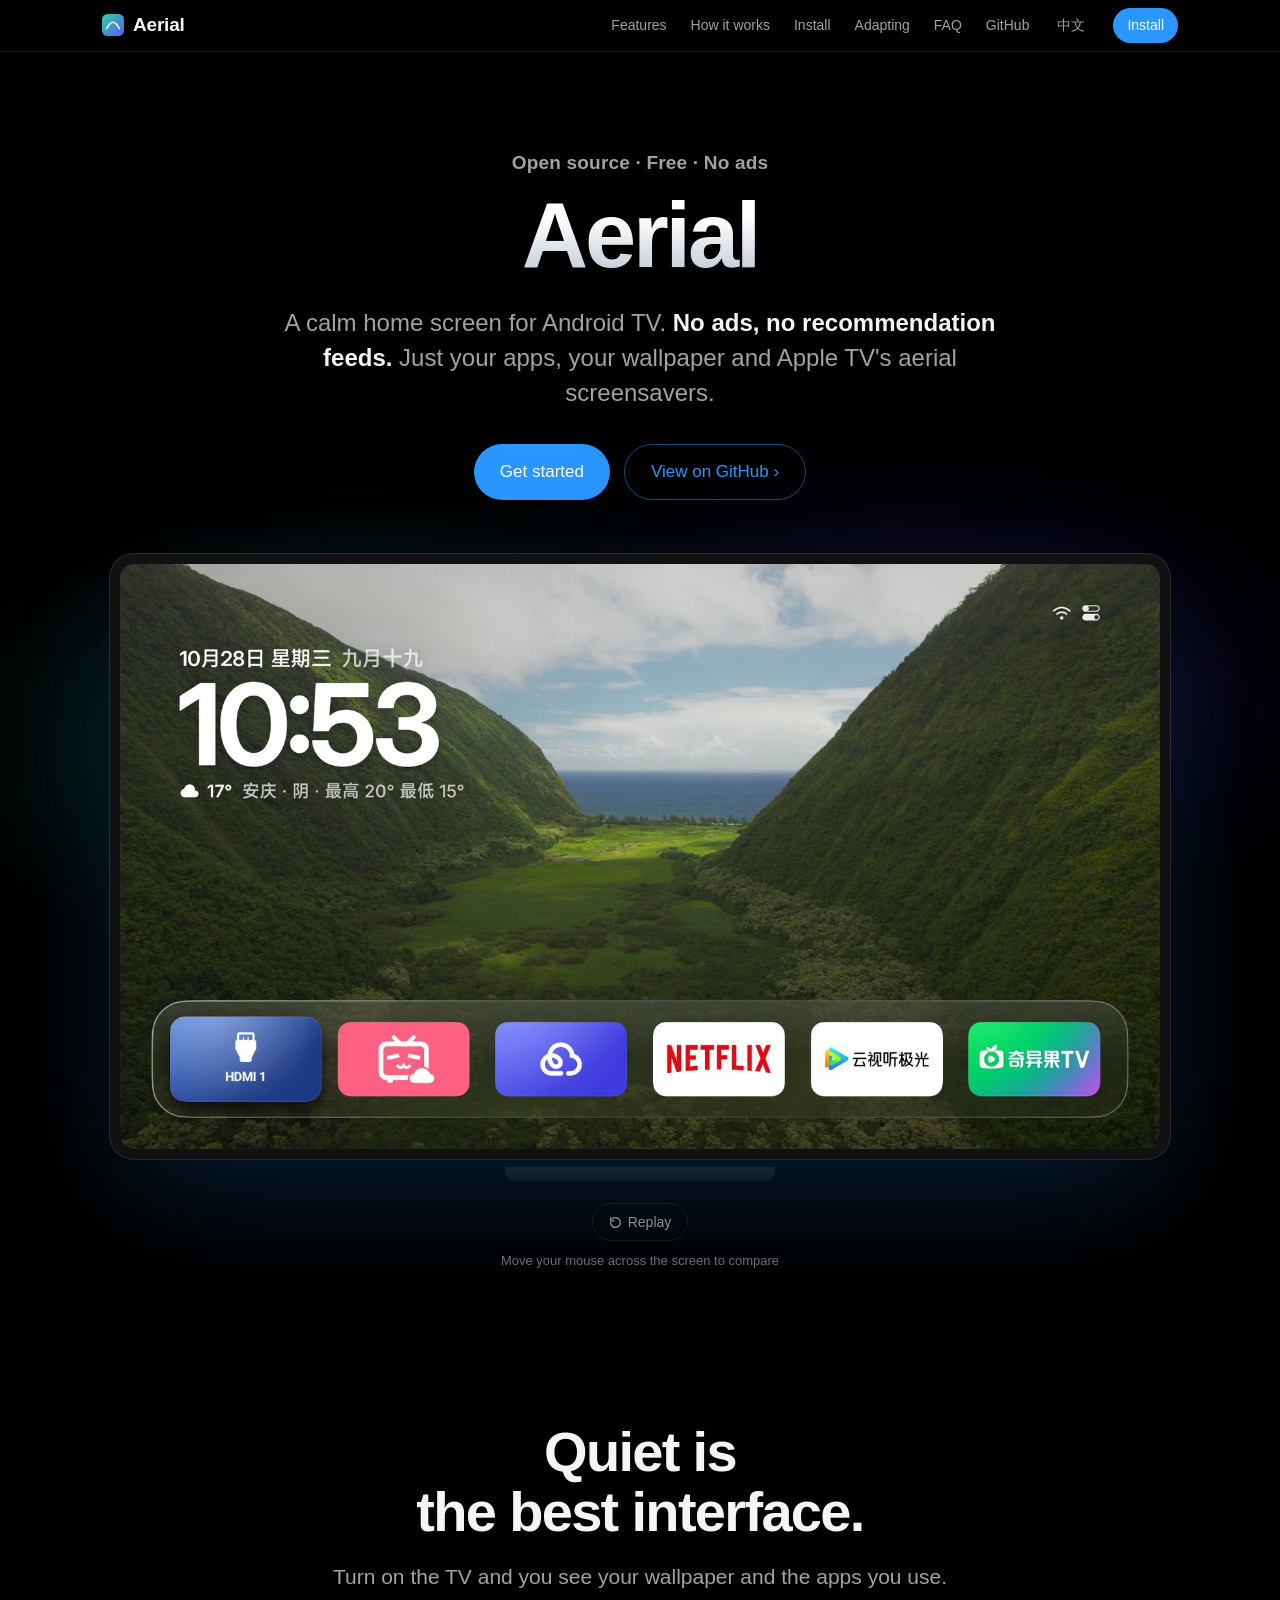
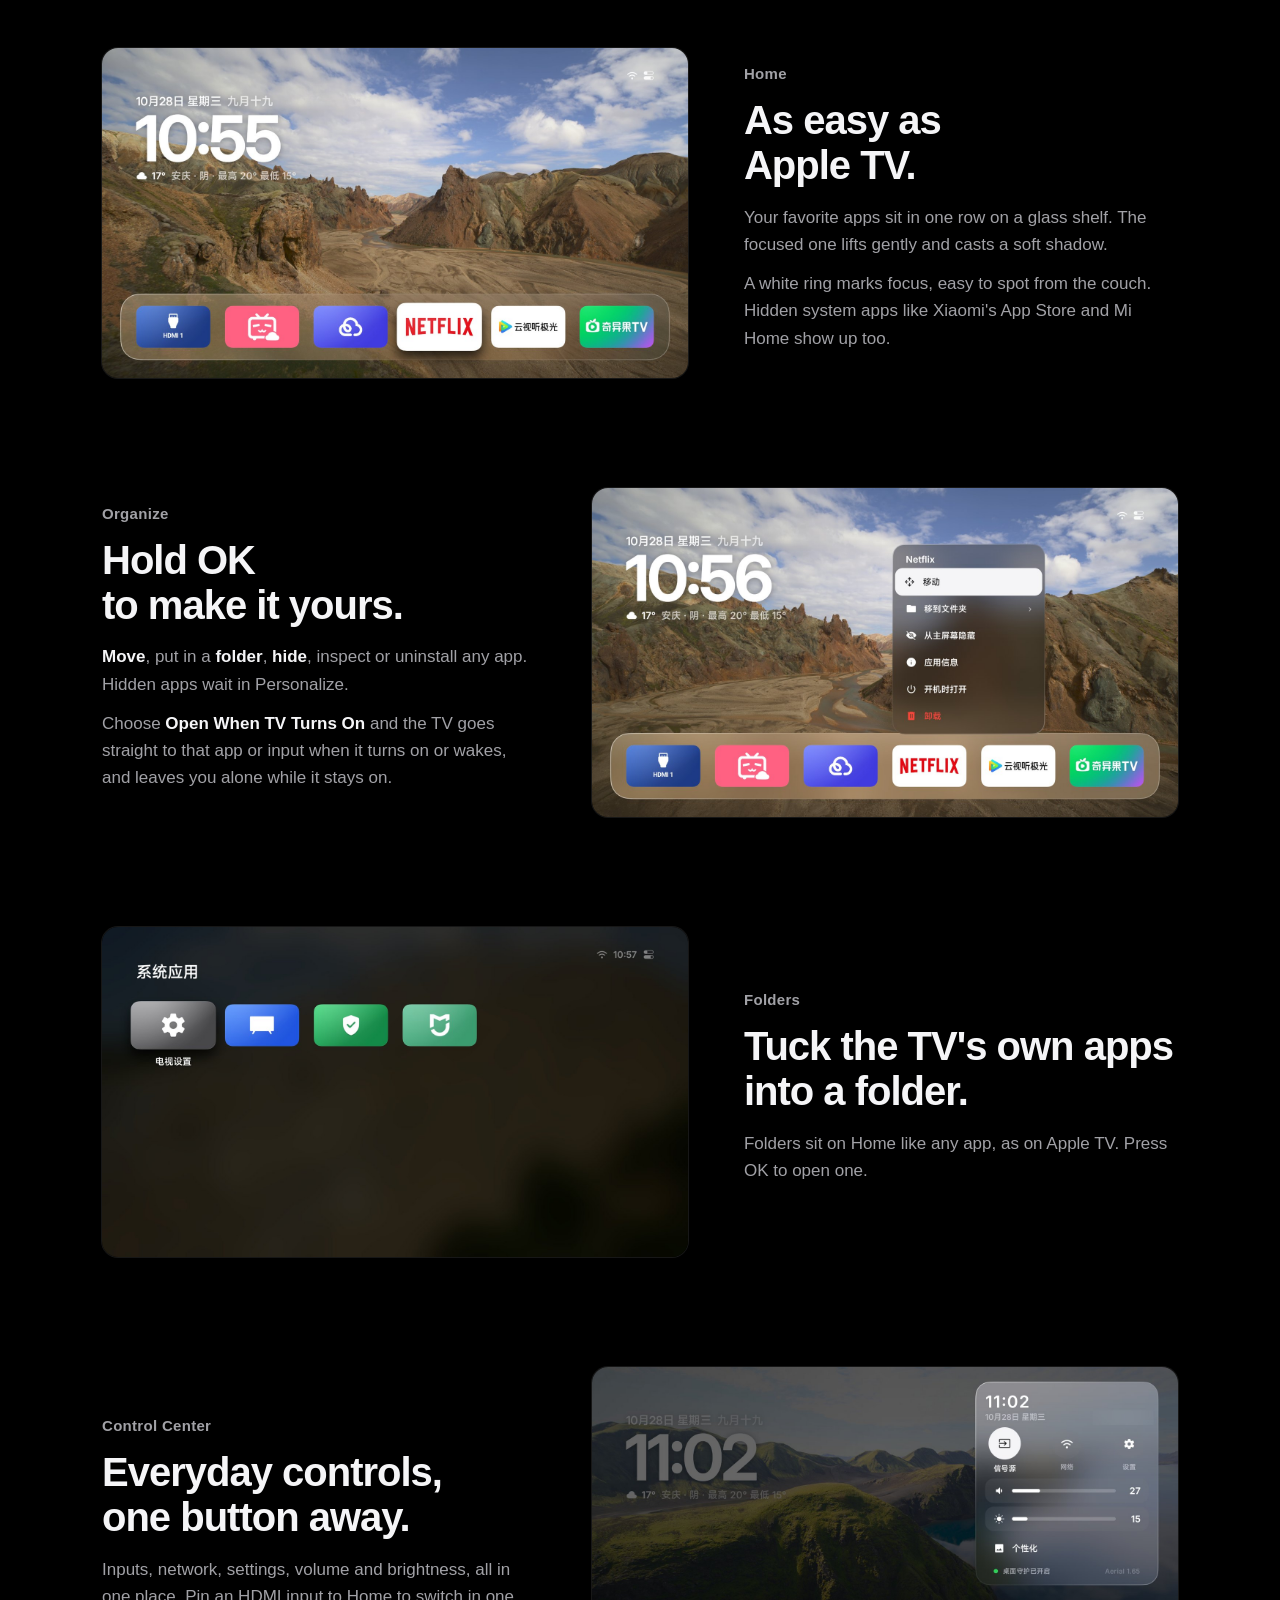
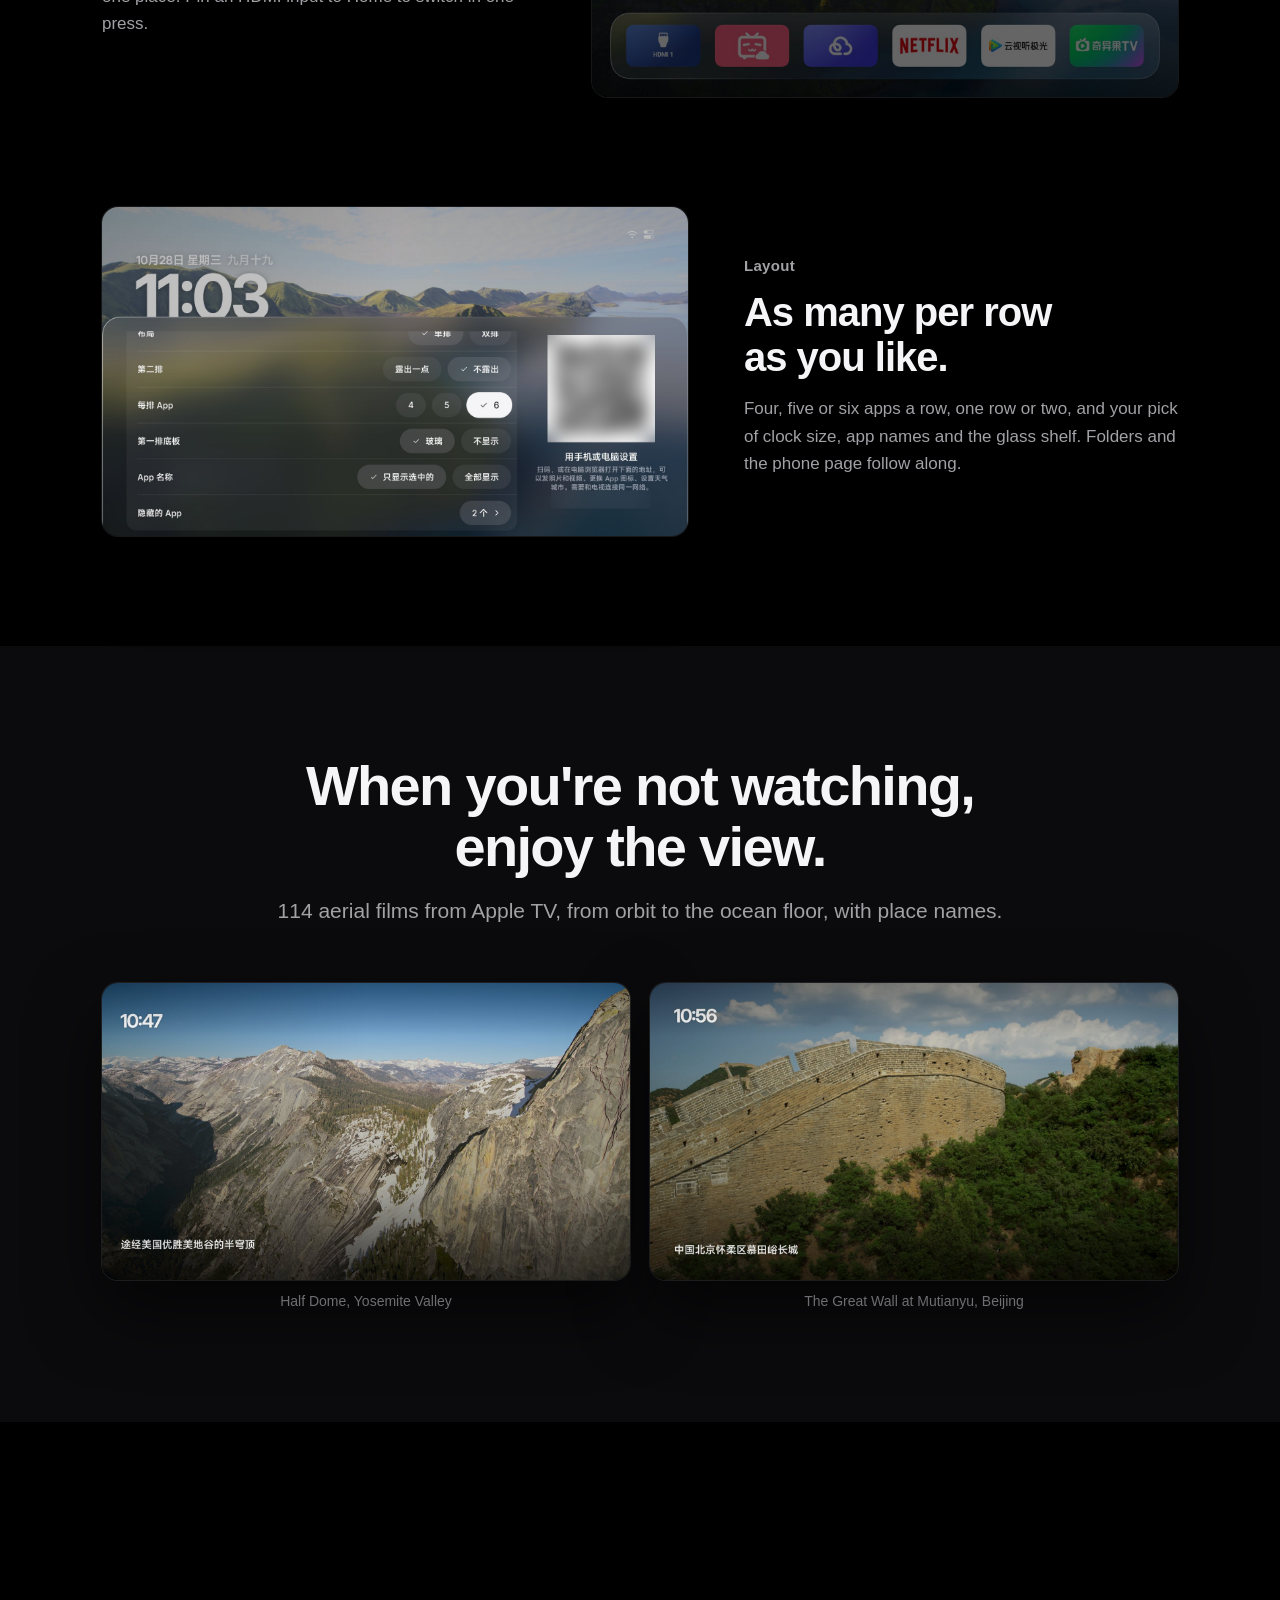
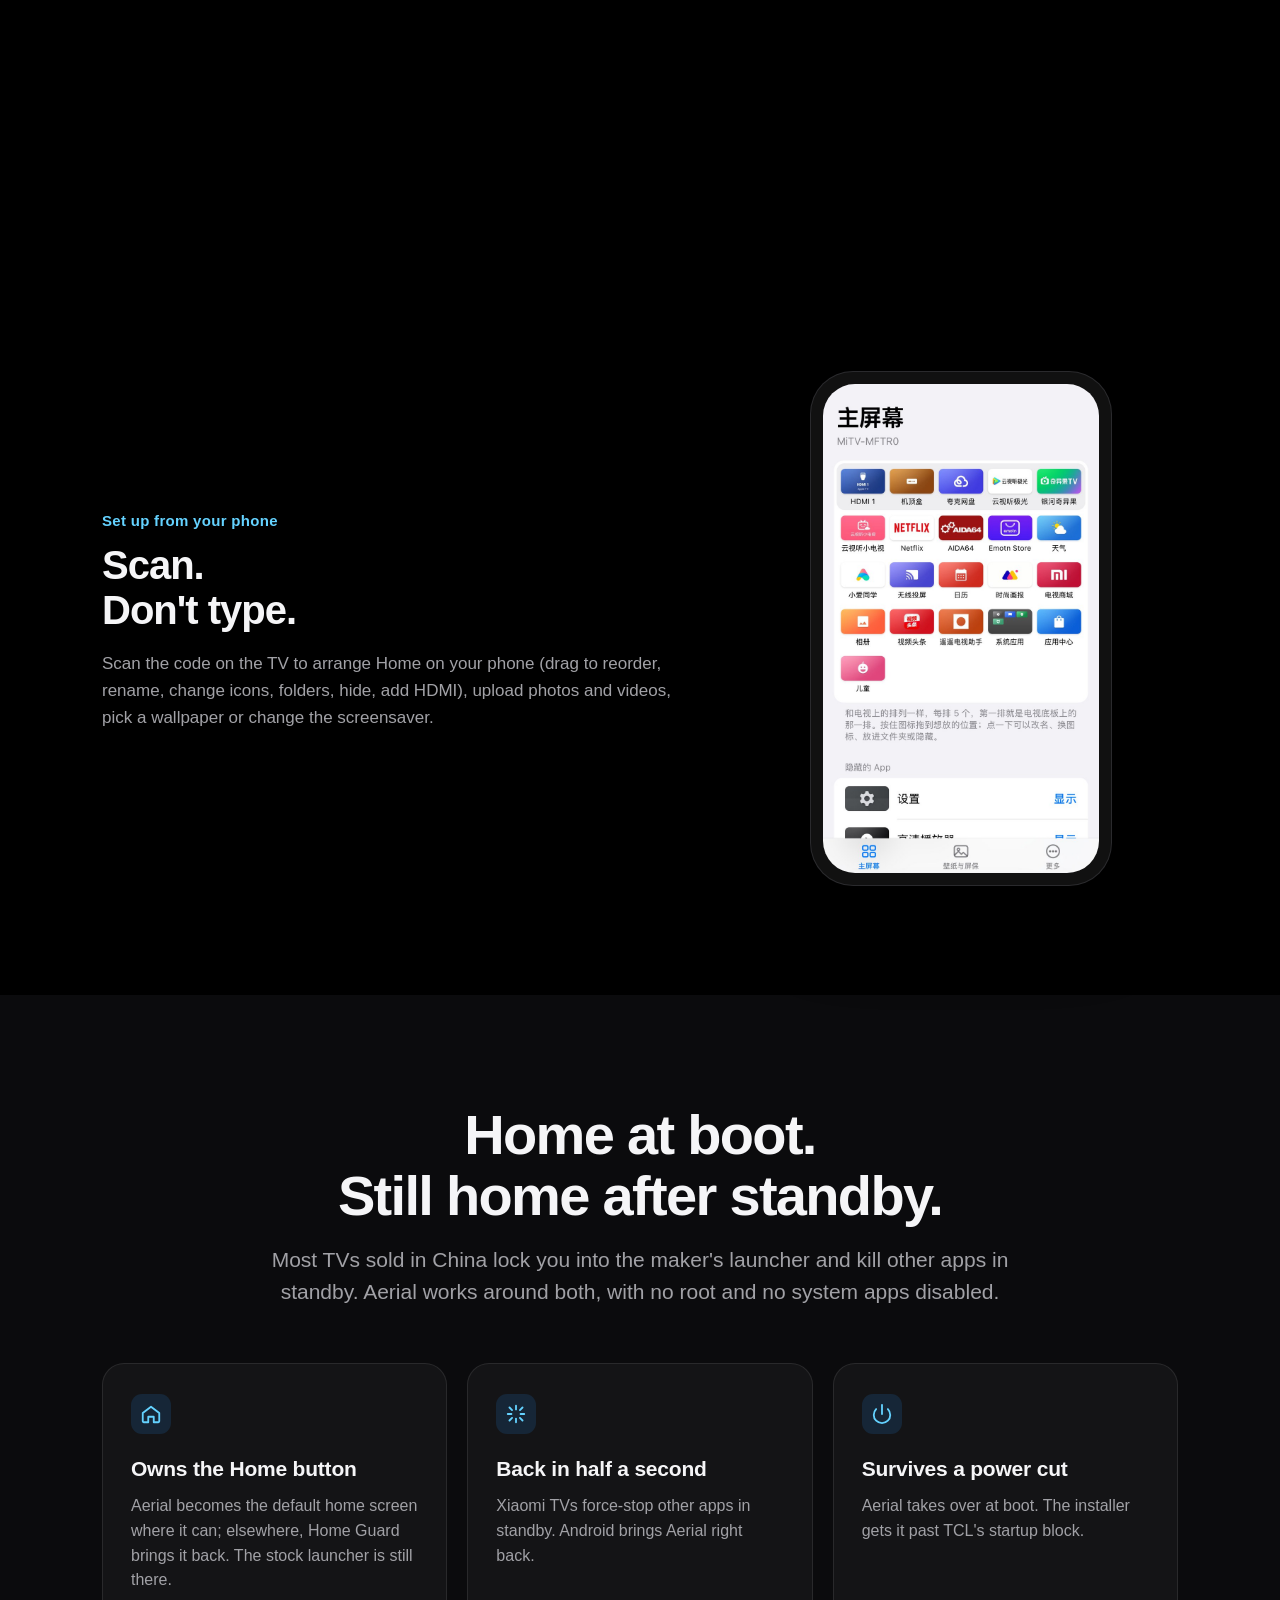
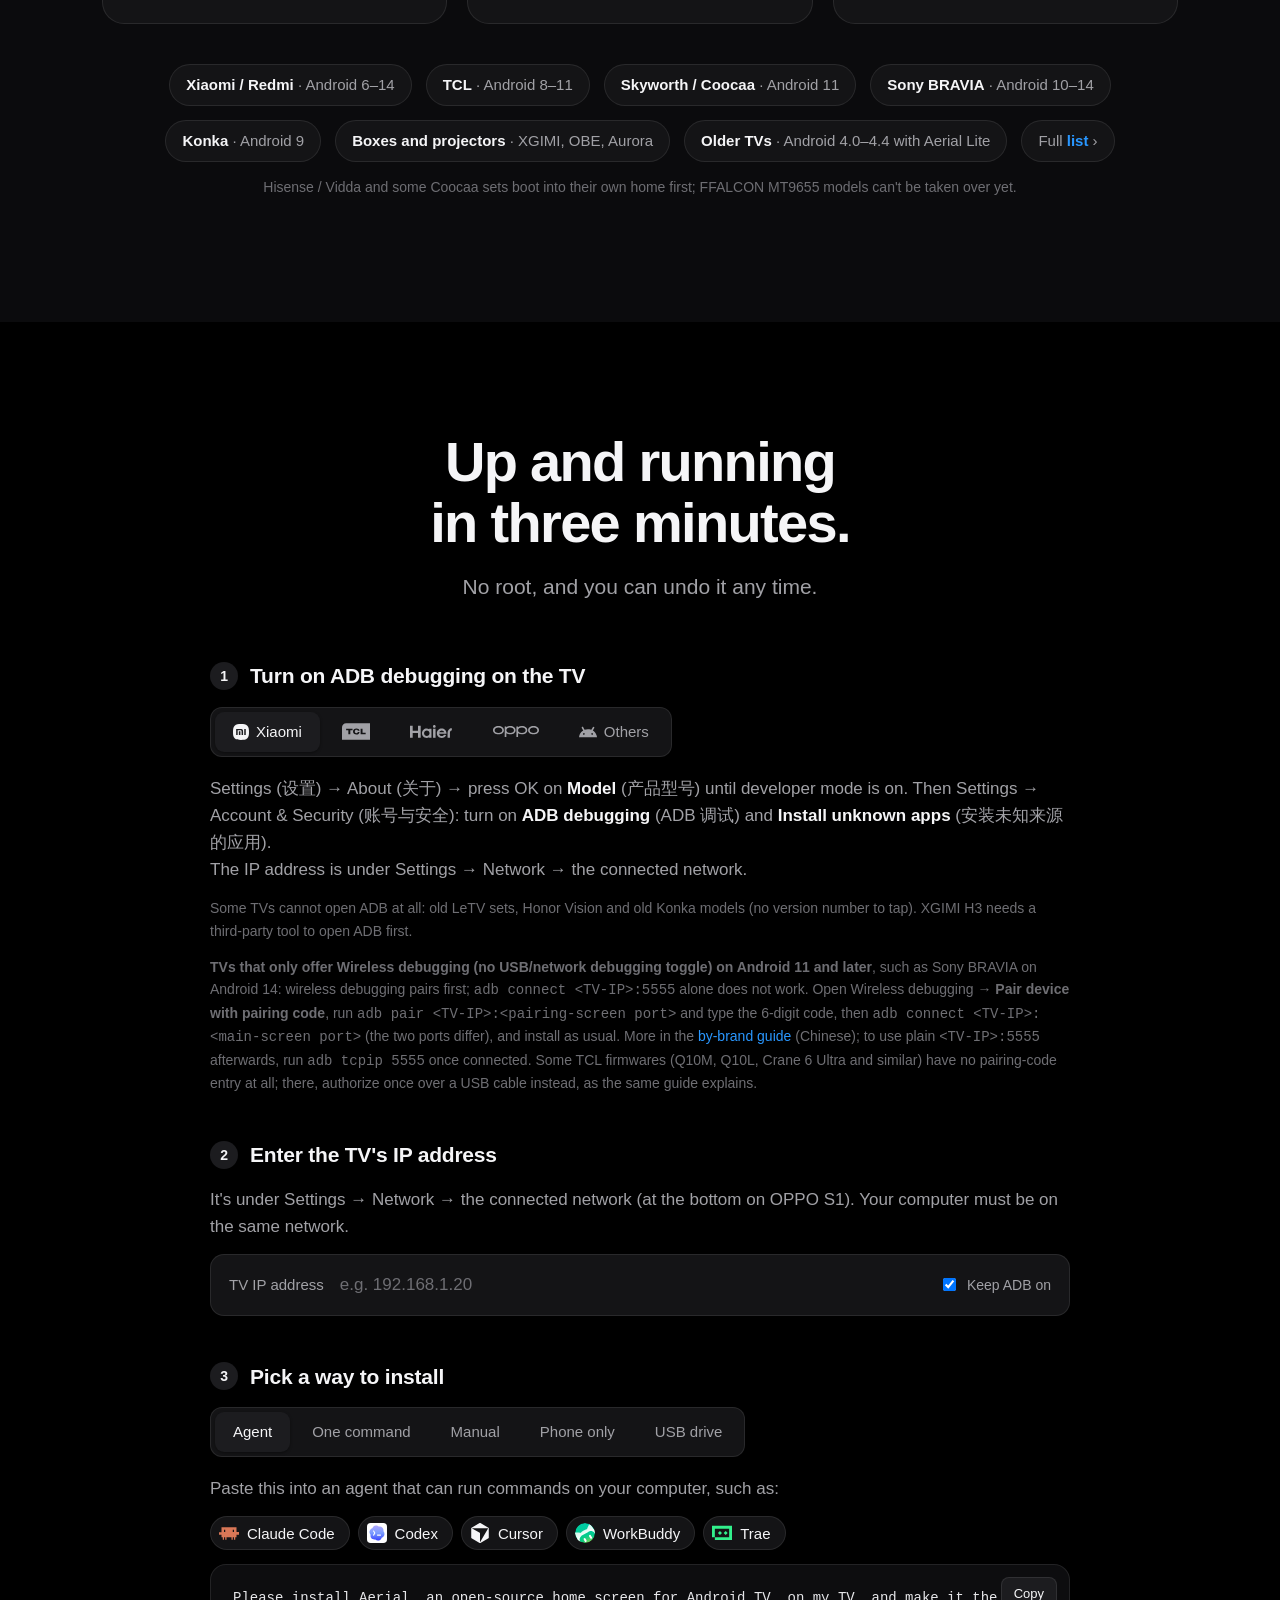
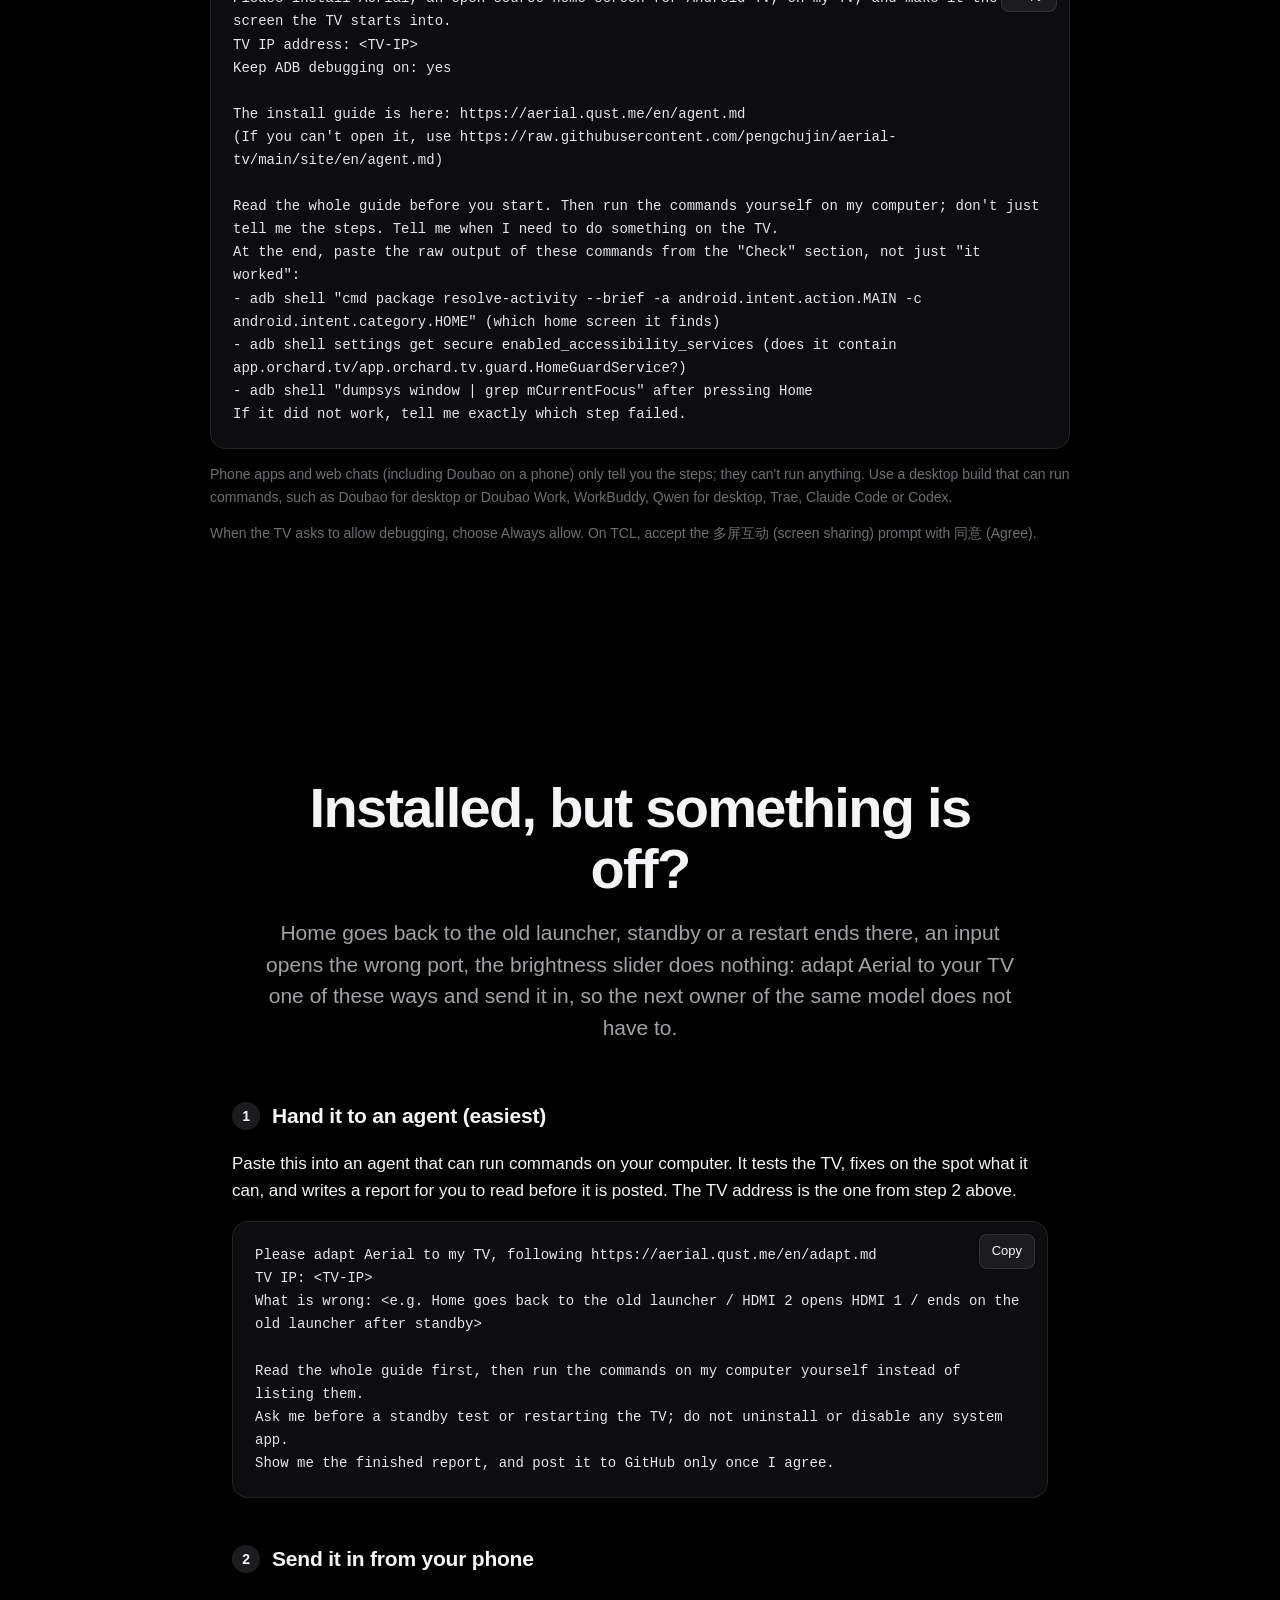
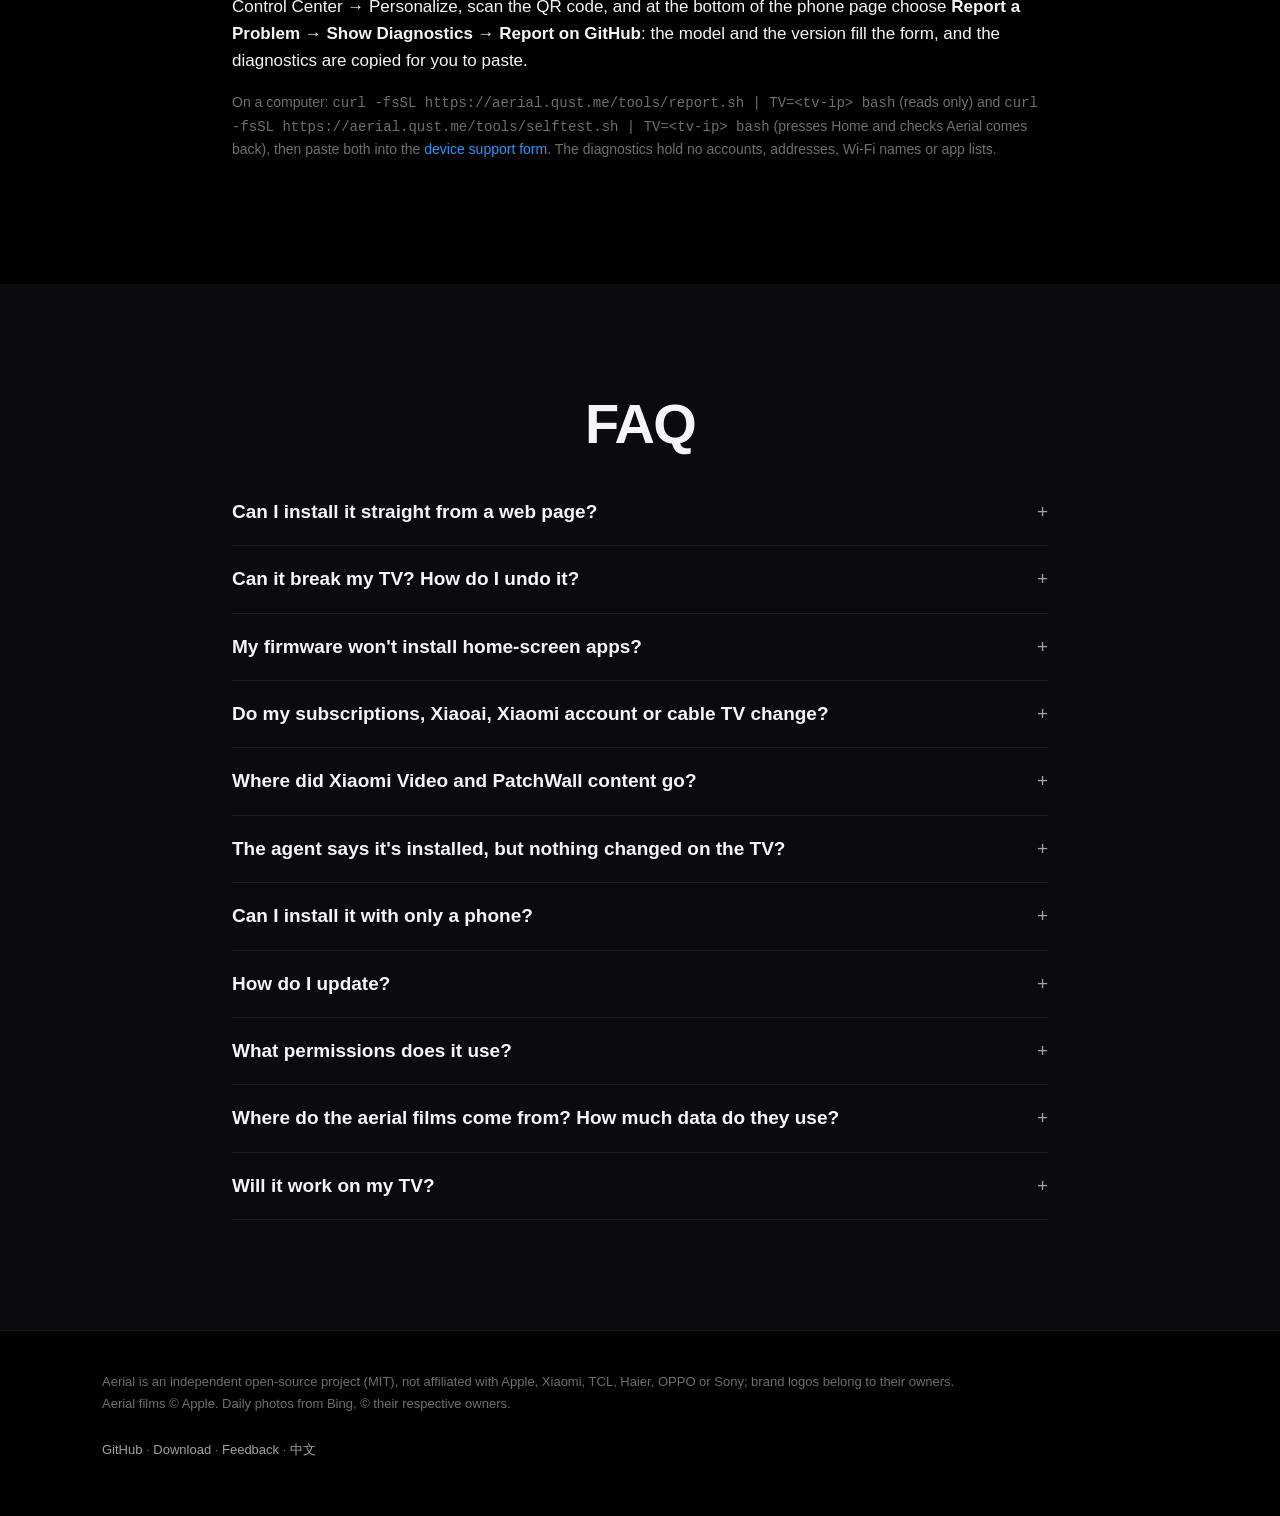
<file: site/en/index.html>
<!doctype html>
<html lang="en">
<head>
<meta charset="utf-8">
<meta name="viewport" content="width=device-width, initial-scale=1, viewport-fit=cover">
<script>
  // Open the page in the browser's language, unless the visitor picked one with the switcher.
  (function () {
    if (/bot|crawl|spider|slurp/i.test(navigator.userAgent)) return;
    var saved; try { saved = localStorage.getItem('aerial-lang'); } catch (e) {}
    var lang = (navigator.languages && navigator.languages[0]) || navigator.language || '';
    if (saved ? saved === 'zh' : /^zh/i.test(lang)) location.replace('../' + location.hash);
  })();
</script>
<title>Aerial · A calm home screen for Android TV</title>
<meta name="description" content="An open-source, tvOS-style home screen for Android TV. No ads, no recommendation feeds. Just your apps, your wallpaper and Apple TV's aerial screensavers. Built for Xiaomi, TCL, Skyworth, Sony and other TVs and boxes sold in China.">
<meta property="og:title" content="Aerial · A calm home screen for Android TV">
<meta property="og:description" content="An open-source, tvOS-style home screen for Android TV. No ads, and it stays your home screen.">
<meta property="og:image" content="../img/home.jpg?v=165">
<meta name="theme-color" content="#000000">
<link rel="alternate" hreflang="zh" href="https://aerial.qust.me/">
<link rel="alternate" hreflang="en" href="https://aerial.qust.me/en/">
<link rel="alternate" hreflang="x-default" href="https://aerial.qust.me/en/">
<link rel="icon" href="../favicon.svg" type="image/svg+xml">
<link rel="stylesheet" href="../style.css?v=12">
</head>
<body>

<nav>
  <div class="wrap">
    <a class="brand" href="#top" aria-label="Aerial"><svg width="22" height="22" viewBox="0 0 32 32" aria-hidden="true"><defs><linearGradient id="g" x1="0" y1="0" x2="1" y2="1"><stop offset="0" stop-color="#2fd0a5"/><stop offset="1" stop-color="#5b5bf0"/></linearGradient></defs><rect width="32" height="32" rx="8" fill="url(#g)"/><path d="M7 21c3-6 6-9 9-9s6 3 9 9" fill="none" stroke="#fff" stroke-width="2.4" stroke-linecap="round"/></svg> Aerial</a>
    <div class="links">
      <a href="#features">Features</a>
      <a href="#how">How it works</a>
      <a href="#install">Install</a>
      <a href="#adapt">Adapting</a>
      <a href="#faq">FAQ</a>
      <a href="https://github.com/pengchujin/aerial-tv">GitHub</a>
    </div>
    <a class="lang" href="../" data-lang="zh" hreflang="zh" lang="zh-CN">中文</a>
    <a class="cta" href="#install">Install</a>
  </div>
</nav>

<header class="hero" id="top">
  <div class="wrap">
    <p class="eyebrow">Open source · Free · No ads</p>
    <h1>Aerial</h1>
    <p class="lede">A calm home screen for Android TV. <strong>No ads, no recommendation feeds.</strong> Just your apps, your wallpaper and Apple TV's aerial screensavers.</p>
    <div class="actions">
      <a class="btn primary" href="#install">Get started</a>
      <a class="btn ghost" href="https://github.com/pengchujin/aerial-tv">View on GitHub ›</a>
    </div>
    <div class="tv reveal">
      <div class="glow"></div>
      <div class="screen compare" id="compare" role="slider" tabindex="0" aria-label="The TV's stock home screen compared with Aerial. Move left or right to compare." aria-valuemin="0" aria-valuemax="100" aria-valuenow="0">
        <img class="before" src="../img/stock-xiaomi.jpg?v=3" alt="The TV's stock home screen, covered in show recommendations and membership badges" width="1600" height="900">
        <div class="after"><img src="../img/home.jpg?v=165" alt="Aerial's home screen: an aerial wallpaper of Waimanu Valley, Hawaii, and six apps in a row on a glass shelf" width="1600" height="900"></div>
        <div class="divider" aria-hidden="true"><span class="knob"><svg width="20" height="20" viewBox="0 0 24 24" fill="none" stroke="currentColor" stroke-width="2.4" stroke-linecap="round" stroke-linejoin="round"><path d="M9 6l-6 6 6 6M15 6l6 6-6 6"/></svg></span></div>
      </div>
      <div class="stand"></div>
      <div class="compare-legend">
        <button type="button" class="replay"><svg width="13" height="13" viewBox="0 0 24 24" fill="none" stroke="currentColor" stroke-width="2.6" stroke-linecap="round" stroke-linejoin="round" aria-hidden="true"><path d="M3 12a9 9 0 1 0 3-6.7"/><path d="M3 3v6h6"/></svg>Replay</button>
        <span class="compare-hint">Move your mouse across the screen to compare</span>
      </div>
    </div>
  </div>
</header>

<section id="features">
  <div class="wrap">
    <div class="head reveal">
      <h2>Quiet is<br>the best interface.</h2>
      <p>Turn on the TV and you see your wallpaper and the apps you use.</p>
    </div>

    <div class="feature reveal">
      <div class="shot"><img src="../img/focus.jpg?v=165" alt="Netflix in focus on the top row, over an aerial wallpaper of Landmannalaugar, Iceland" loading="lazy" width="1600" height="900"></div>
      <div>
        <p class="kicker">Home</p>
        <h3>As easy as<br>Apple TV.</h3>
        <p>Your favorite apps sit in one row on a glass shelf. The focused one lifts gently and casts a soft shadow.</p>
        <p>A white ring marks focus, easy to spot from the couch. Hidden system apps like Xiaomi's App Store and Mi Home show up too.</p>
      </div>
    </div>

    <div class="feature flip reveal">
      <div class="shot"><img src="../img/menu.jpg?v=165" alt="The long-press menu: Move, Move to Folder, Hide from Home, App Info, Open When TV Turns On, Uninstall" loading="lazy" width="1600" height="900"></div>
      <div>
        <p class="kicker">Organize</p>
        <h3>Hold OK<br>to make it yours.</h3>
        <p><strong>Move</strong>, put in a <strong>folder</strong>, <strong>hide</strong>, inspect or uninstall any app. Hidden apps wait in Personalize.</p>
        <p>Choose <strong>Open When TV Turns On</strong> and the TV goes straight to that app or input when it turns on or wakes, and leaves you alone while it stays on.</p>
      </div>
    </div>

    <div class="feature reveal">
      <div class="shot"><img src="../img/folder.jpg?v=165" alt="An open folder of system apps" loading="lazy" width="1600" height="900"></div>
      <div>
        <p class="kicker">Folders</p>
        <h3>Tuck the TV's own apps<br>into a folder.</h3>
        <p>Folders sit on Home like any app, as on Apple TV. Press OK to open one.</p>
      </div>
    </div>

    <div class="feature flip reveal">
      <div class="shot"><img src="../img/control-center.jpg?v=165" alt="Control Center: inputs, network, settings, volume and brightness" loading="lazy" width="1600" height="900"></div>
      <div>
        <p class="kicker">Control Center</p>
        <h3>Everyday controls,<br>one button away.</h3>
        <p>Inputs, network, settings, volume and brightness, all in one place. Pin an HDMI input to Home to switch in one press.</p>
      </div>
    </div>

    <div class="feature reveal">
      <div class="shot"><img src="../img/columns.jpg?v=165" alt="Home settings in Personalize, with six apps per row chosen" loading="lazy" width="1600" height="900"></div>
      <div>
        <p class="kicker">Layout</p>
        <h3>As many per row<br>as you like.</h3>
        <p>Four, five or six apps a row, one row or two, and your pick of clock size, app names and the glass shelf. Folders and the phone page follow along.</p>
      </div>
    </div>
  </div>
</section>

<section class="alt">
  <div class="wrap">
    <div class="head reveal">
      <h2>When you're not watching,<br>enjoy the view.</h2>
      <p>114 aerial films from Apple TV, from orbit to the ocean floor, with place names.</p>
    </div>
    <div class="gallery reveal">
      <figure>
        <div class="shot"><img src="../img/screensaver-aerial.jpg?v=165" alt="Aerial screensaver passing Half Dome in Yosemite Valley" loading="lazy" width="1600" height="900"></div>
        <figcaption>Half Dome, Yosemite Valley</figcaption>
      </figure>
      <figure>
        <div class="shot"><img src="../img/screensaver-aerial-2.jpg?v=165" alt="Aerial screensaver over the Great Wall at Mutianyu, Beijing" loading="lazy" width="1600" height="900"></div>
        <figcaption>The Great Wall at Mutianyu, Beijing</figcaption>
      </figure>
    </div>
  </div>
</section>

<section>
  <div class="wrap">
    <div class="feature reveal">
      <div class="shot"><img src="../img/wallpaper.jpg?v=165" alt="The Personalize panel, with the aerial wallpaper chosen" loading="lazy" width="1600" height="900"></div>
      <div>
        <p class="kicker">Wallpaper</p>
        <h3>A view that moves,<br>or your own photos.</h3>
        <p>The aerial wallpaper plays slowly behind your apps while you rest on Home, and stops on the frame at any key. Or pick Bing's photo of the day, fourteen Mac-style built-ins, or photos and videos from your phone.</p>
      </div>
    </div>
    <div class="phone-row reveal" style="margin-top:110px">
      <div>
        <p class="kicker">Set up from your phone</p>
        <h3 class="sub">Scan.<br>Don't type.</h3>
        <p class="muted">Scan the code on the TV to arrange Home on your phone (drag to reorder, rename, change icons, folders, hide, add HDMI), upload photos and videos, pick a wallpaper or change the screensaver.</p>
      </div>
      <div class="phone"><img src="../img/phone.jpg?v=147" alt="The Home Screen tab of the phone page: the TV's tiles in a grid" loading="lazy" width="780" height="1384"></div>
    </div>
  </div>
</section>

<section class="alt" id="how">
  <div class="wrap">
    <div class="head reveal">
      <h2>Home at boot.<br>Still home after standby.</h2>
      <p>Most TVs sold in China lock you into the maker's launcher and kill other apps in standby. Aerial works around both, with no root and no system apps disabled.</p>
    </div>
    <div class="grid3 reveal">
      <div class="tile">
        <div class="ic"><svg width="22" height="22" viewBox="0 0 24 24" fill="none" stroke="currentColor" stroke-width="2" stroke-linecap="round" stroke-linejoin="round"><path d="M3 11l9-7 9 7v9a1 1 0 0 1-1 1h-5v-6h-6v6H4a1 1 0 0 1-1-1z"/></svg></div>
        <h4>Owns the Home button</h4>
        <p>Aerial becomes the default home screen where it can; elsewhere, Home Guard brings it back. The stock launcher is still there.</p>
      </div>
      <div class="tile">
        <div class="ic"><svg width="22" height="22" viewBox="0 0 24 24" fill="none" stroke="currentColor" stroke-width="2" stroke-linecap="round" stroke-linejoin="round"><path d="M12 3v4M12 17v4M4.9 4.9l2.8 2.8M16.3 16.3l2.8 2.8M3 12h4M17 12h4M4.9 19.1l2.8-2.8M16.3 7.7l2.8-2.8"/></svg></div>
        <h4>Back in half a second</h4>
        <p>Xiaomi TVs force-stop other apps in standby. Android brings Aerial right back.</p>
      </div>
      <div class="tile">
        <div class="ic"><svg width="22" height="22" viewBox="0 0 24 24" fill="none" stroke="currentColor" stroke-width="2" stroke-linecap="round" stroke-linejoin="round"><path d="M12 2v10"/><path d="M18.4 6.6a9 9 0 1 1-12.8 0"/></svg></div>
        <h4>Survives a power cut</h4>
        <p>Aerial takes over at boot. The installer gets it past TCL's startup block.</p>
      </div>
    </div>
    <div class="devices reveal">
      <span class="chip"><b>Xiaomi / Redmi</b> · Android 6–14</span>
      <span class="chip"><b>TCL</b> · Android 8–11</span>
      <span class="chip"><b>Skyworth / Coocaa</b> · Android 11</span>
      <span class="chip"><b>Sony BRAVIA</b> · Android 10–14</span>
      <span class="chip"><b>Konka</b> · Android 9</span>
      <span class="chip"><b>Boxes and projectors</b> · XGIMI, OBE, Aurora</span>
      <span class="chip"><b>Older TVs</b> · Android 4.0–4.4 with Aerial Lite</span>
      <a class="chip chip-link" href="https://github.com/pengchujin/aerial-tv/blob/main/README.en.md#supported-tvs">Full <b>list</b> ›</a>
    </div>
    <p class="note devices-note reveal">Hisense / Vidda and some Coocaa sets boot into their own home first; FFALCON MT9655 models can't be taken over yet.</p>
  </div>
</section>

<section id="install">
  <div class="wrap">
    <div class="head reveal">
      <h2>Up and running<br>in three minutes.</h2>
      <p>No root, and you can undo it any time.</p>
    </div>

    <div class="install reveal">
      <h3 class="step"><span>1</span>Turn on ADB debugging on the TV</h3>
      <div class="tabs" role="tablist" data-tabs="brand">
        <button role="tab" aria-selected="true" data-tab="xiaomi"><i class="logo xiaomi" aria-hidden="true"></i>Xiaomi</button>
        <button role="tab" aria-selected="false" data-tab="tcl" aria-label="TCL"><i class="logo tcl" aria-hidden="true"></i></button>
        <button role="tab" aria-selected="false" data-tab="haier" aria-label="Haier"><i class="logo haier" aria-hidden="true"></i></button>
        <button role="tab" aria-selected="false" data-tab="oppo" aria-label="OPPO"><i class="logo oppo" aria-hidden="true"></i></button>
        <button role="tab" aria-selected="false" data-tab="other"><i class="logo android" aria-hidden="true"></i>Others</button>
      </div>
      <div class="panel on" data-panel="xiaomi"><p>Settings (设置) → About (关于) → press OK on <b>Model</b> (产品型号) until developer mode is on. Then Settings → Account &amp; Security (账号与安全): turn on <b>ADB debugging</b> (ADB 调试) and <b>Install unknown apps</b> (安装未知来源的应用).<br>The IP address is under Settings → Network → the connected network.</p></div>
      <div class="panel" data-panel="tcl"><p>Settings (设置) → About (关于) → <b>Device info</b> (本机信息), then quickly press <b>Up, Down, Left, Right</b>. Turn on <b>ADB</b> in the <b>More</b> (更多) group that appears.<br>The IP address is under Settings → Network → the connected network.</p></div>
      <div class="panel" data-panel="haier"><p>Press the Source button <b>on the TV itself</b>. While the source menu is open, press <b>Left, Left, Up, Right</b> on the remote to open the factory menu (海尔工厂菜单), then set <b>ADB 调试开关</b> (ADB debugging) to on. Change nothing else.<br>The IP address is under Settings → Network → the connected network.</p></div>
      <div class="panel" data-panel="oppo"><p>Settings (设置) → System (系统) → About (关于本机) → <b>Model</b> (设备型号), press <b>Up, Up, Right, Right</b>, then OK. Then Settings → System → <b>Developer options</b> (开发者选项) and turn on <b>USB debugging</b> (USB 调试, sometimes called ADB debugging).<br>The IP address is at the <b>bottom</b> of Settings → Network → the connected network.</p></div>
      <div class="panel" data-panel="other"><p>Settings → Device Preferences → About → press <b>Build</b> (not Android version) 7 times, then turn on <b>USB debugging</b> in Developer options.<br>The IP address is under Settings → Network → the connected network.</p></div>
      <p class="note">Some TVs cannot open ADB at all: old LeTV sets, Honor Vision and old Konka models (no version number to tap). XGIMI H3 needs a third-party tool to open ADB first.</p>
      <p class="note"><b>TVs that only offer Wireless debugging (no USB/network debugging toggle) on Android 11 and later</b>, such as Sony BRAVIA on Android 14: wireless debugging pairs first; <code>adb connect &lt;TV-IP&gt;:5555</code> alone does not work. Open Wireless debugging → <b>Pair device with pairing code</b>, run <code>adb pair &lt;TV-IP&gt;:&lt;pairing-screen port&gt;</code> and type the 6-digit code, then <code>adb connect &lt;TV-IP&gt;:&lt;main-screen port&gt;</code> (the two ports differ), and install as usual. More in the <a href="https://github.com/pengchujin/aerial-tv/blob/main/docs/devices/adb-by-brand.md">by-brand guide</a> (Chinese); to use plain <code>&lt;TV-IP&gt;:5555</code> afterwards, run <code>adb tcpip 5555</code> once connected. Some TCL firmwares (Q10M, Q10L, Crane 6 Ultra and similar) have no pairing-code entry at all; there, authorize once over a USB cable instead, as the same guide explains.</p>

      <h3 class="step"><span>2</span>Enter the TV's IP address</h3>
      <p class="hint">It's under Settings → Network → the connected network (at the bottom on OPPO S1). Your computer must be on the same network.</p>
      <div class="field">
        <label for="ip">TV IP address</label>
        <input id="ip" inputmode="decimal" autocomplete="off" spellcheck="false" placeholder="e.g. 192.168.1.20">
        <label class="opt"><input type="checkbox" id="keep" checked> Keep ADB on</label>
      </div>

      <h3 class="step"><span>3</span>Pick a way to install</h3>
      <div class="tabs" role="tablist" data-tabs="method">
        <button role="tab" aria-selected="true" data-tab="agent">Agent</button>
        <button role="tab" aria-selected="false" data-tab="cli">One command</button>
        <button role="tab" aria-selected="false" data-tab="manual">Manual</button>
        <button role="tab" aria-selected="false" data-tab="phone">Phone only</button>
        <button role="tab" aria-selected="false" data-tab="usb">USB drive</button>
      </div>

      <div class="panel on" data-panel="agent">
        <p>Paste this into an agent that can run commands on your computer, such as:</p>
        <ul class="agents">
          <li><img src="../img/agents/claude-code.svg" alt="" width="20" height="20">Claude Code</li>
          <li><img src="../img/agents/codex.svg" alt="" width="20" height="20">Codex</li>
          <li><img src="../img/agents/cursor.svg" alt="" width="20" height="20">Cursor</li>
          <li><img src="../img/agents/workbuddy.svg" alt="" width="20" height="20">WorkBuddy</li>
          <li><img src="../img/agents/trae.svg" alt="" width="20" height="20">Trae</li>
        </ul>
        <div class="code"><button class="copy" data-copy="prompt">Copy</button><pre id="prompt"></pre></div>
        <p class="note">Phone apps and web chats (including Doubao on a phone) only tell you the steps; they can't run anything. Use a desktop build that can run commands, such as Doubao for desktop or Doubao Work, WorkBuddy, Qwen for desktop, Trae, Claude Code or Codex.</p>
      </div>

      <div class="panel" data-panel="cli">
        <p>Run it in a macOS or Linux terminal; it downloads adb if you don't have it. On Windows, use an agent.</p>
        <div class="code"><button class="copy" data-copy="cmd">Copy</button><pre id="cmd"></pre></div>
        <p class="note">TVs that only offer Wireless debugging pair first: with a pairing-code entry, set the <code>ADB_PAIR</code>, <code>ADB_CODE</code> and <code>ADB_CONNECT</code> variables before running (the README shows how) and the script pairs and switches back to 5555 for you; without a pairing-code entry (TCL Q10M, Q10L, Crane 6 Ultra and similar), connect the TV once with a USB cable as in the <a href="https://github.com/pengchujin/aerial-tv/blob/main/docs/devices/adb-by-brand.md">by-brand guide</a> (Chinese) and run <code>adb tcpip 5555</code>.</p>
      </div>

      <div class="panel" data-panel="manual">
        <p>Download <a href="../download/aerial-standard.apk"><b>aerial-standard.apk</b></a>, then run:</p>
        <div class="code"><button class="copy" data-copy="manualcmd">Copy</button><pre id="manualcmd"></pre></div>
        <p class="note">TVs that only offer Wireless debugging (step 1) come in two kinds:<br><b>With a pairing-code entry</b> (Sony BRAVIA on Android 14 and similar): pair first as in step 1, then run <code>adb tcpip 5555</code> once connected, so the first line of the commands is 5555; without that, use the IP:port from the main Wireless debugging screen on the first line.<br><b>Without a pairing-code entry</b> (TCL Q10M, Q10L, Crane 6 Ultra and similar): follow the <a href="https://github.com/pengchujin/aerial-tv/blob/main/docs/devices/adb-by-brand.md">by-brand guide</a> (Chinese) and connect the TV to a computer with a USB cable, then run <code>adb tcpip 5555</code> once authorized; until you do, the first line's <code>:5555</code> will not connect.</p>
      </div>

      <div class="panel" data-panel="phone">
        <p>Without a computer, use an ADB app on a phone: <b>甲壳虫 ADB 助手</b> (Beetle ADB), <b>超级小爱</b> (Super Xiaoai), or similar tools from the app store.</p>
        <ol>
          <li>Phone and TV on the same Wi-Fi.</li>
          <li>Turn on ADB on the TV as in step 1 above; the IP address is in the same place.</li>
          <li>Connect the phone to <code>&lt;TV-IP&gt;:5555</code>; choose Always allow on the TV.</li>
          <li>Install Aerial from the app (standard build; try the guard build if that is refused), then grant permissions one by one as in Windows item 3 of the <a href="agent.md">install guide</a> and start the app as in item 6.</li>
        </ol>
        <p class="note">Users have installed Aerial this way; we have not tested each tool. Phone tools usually can't finish every setting, so once it's installed, run the check with a computer or an agent if you can.</p>
      </div>

      <div class="panel" data-panel="usb">
        <p>No computer, and no need for steps 1 and 2 above: copy the APK to a USB drive, plug it into the TV, and open it with the TV's file manager to install.</p>
        <ul>
          <li><a href="../download/aerial-standard.apk"><b>aerial-standard.apk</b></a>: try this first on Android 5.0 and later.</li>
          <li><a href="../download/aerial-guard.apk"><b>aerial-guard.apk</b></a>: use this if the first is refused because the TV won't install home-screen apps.</li>
          <li><a href="../download/aerial-lite.apk"><b>aerial-lite.apk</b></a>: Aerial Lite (a beta) for old TVs and boxes on Android 4.0-4.4. The Agent and One command tabs pick Lite on their own, never the wrong one.</li>
        </ul>
        <p>Once it's installed, <b>press Home on the remote</b>. If Android asks which app to use, choose <b>Aerial</b>, then <b>Always</b>, and you're done; stock Android TV usually works this way.</p>
        <p>If Home goes straight back to the old home screen without asking (most Chinese-brand TVs): open Aerial from the app list. It shows "Make Aerial Your Home Screen", whose entries open the TV's settings for the home guard (Accessibility) and notification access. If the TV's settings don't have them, Aerial works only as an ordinary app opened from the app list; to take over Home, set it up once with a computer or an agent (it installs over, settings stay).</p>
        <p class="note">Whether Home, power-on and wake come back to Aerial after a USB-only install depends on those entries being in the TV's settings; a computer install is the most reliable. Later updates: choose "New version" in Control Center, or install from the USB drive again.</p>
        <p class="note">Aerial Lite looks the same as the full app but has no Home Guard: once it's installed, press Home and choose <b>Aerial Lite</b>, then Always; where the firmware keeps Home for its own launcher, open Lite from the app list. No aerial wallpaper, input tiles or in-app updates either (updating is installing again). To undo: Settings → Apps → Aerial Lite → Clear defaults, or uninstall it. Report problems with the <a href="https://github.com/pengchujin/aerial-tv/issues/new?template=device.yml">device support form</a>, with Lite in the title.</p>
      </div>


      <p class="note">When the TV asks to allow debugging, choose Always allow. On TCL, accept the 多屏互动 (screen sharing) prompt with 同意 (Agree).</p>
    </div>
  </div>
</section>

<section id="adapt">
  <div class="wrap" style="max-width:860px">
    <div class="head reveal">
      <h2>Installed, but something is off?</h2>
      <p>Home goes back to the old launcher, standby or a restart ends there, an input opens the wrong port, the brightness slider does nothing: adapt Aerial to your TV one of these ways and send it in, so the next owner of the same model does not have to.</p>
    </div>
    <div class="install reveal">
      <h3 class="step"><span>1</span>Hand it to an agent (easiest)</h3>
      <p>Paste this into an agent that can run commands on your computer. It tests the TV, fixes on the spot what it can, and writes a report for you to read before it is posted. The TV address is the one from step 2 above.</p>
      <div class="code"><button class="copy" data-copy="adaptprompt">Copy</button><pre id="adaptprompt"></pre></div>

      <h3 class="step"><span>2</span>Send it in from your phone</h3>
      <p>Control Center → Personalize, scan the QR code, and at the bottom of the phone page choose <b>Report a Problem → Show Diagnostics → Report on GitHub</b>: the model and the version fill the form, and the diagnostics are copied for you to paste.</p>
      <p class="note">On a computer: <code>curl -fsSL https://aerial.qust.me/tools/report.sh | TV=&lt;tv-ip&gt; bash</code> (reads only) and <code>curl -fsSL https://aerial.qust.me/tools/selftest.sh | TV=&lt;tv-ip&gt; bash</code> (presses Home and checks Aerial comes back), then paste both into the <a href="https://github.com/pengchujin/aerial-tv/issues/new?template=device.yml">device support form</a>. The diagnostics hold no accounts, addresses, Wi-Fi names or app lists.</p>
    </div>
  </div>
</section>

<section class="alt" id="faq">
  <div class="wrap" style="max-width:860px">
    <div class="head reveal" style="margin-bottom:24px"><h2>FAQ</h2></div>
    <div class="reveal">
      <details>
        <summary>Can I install it straight from a web page?</summary>
        <p>No. Browsers can't reach the TV's ADB. The agent prompt or the one-line command is the easiest way.</p>
      </details>
      <details>
        <summary>Can it break my TV? How do I undo it?</summary>
        <p>No. Aerial doesn't touch system apps; it grants itself a few permissions and changes the home screen and screensaver settings, and all of that can be undone. The easiest way is to paste the text below into an AI that can run commands on a computer (the same kind you installed with): it follows the Undo section of the <a href="agent.md">install guide</a>, undoes every change and leaves the TV on its original home screen. Add "and uninstall Aerial as well" to also remove it.</p>
        <div class="code"><button class="copy" data-copy="restoreprompt">Copy</button><pre id="restoreprompt"></pre></div>
        <p>By hand: replace the final <code>bash</code> in the one-line command with <code>bash -s restore</code>, that is <code>curl -fsSL https://aerial.qust.me/install.sh | TV=&lt;TV-IP&gt; bash -s restore</code>; add <code>--uninstall</code> to remove Aerial too. On Windows without bash, the commands one by one are in the <a href="agent.md">install guide</a>.</p>
      </details>
      <details>
        <summary>My firmware won't install home-screen apps?</summary>
        <p>Install the build that doesn't declare itself a home screen: add <code>-s guard</code> to the end of the one-line command, or download <a href="../download/aerial-guard.apk">aerial-guard.apk</a> for a manual install.</p>
      </details>
      <details>
        <summary>Do my subscriptions, Xiaoai, Xiaomi account or cable TV change?</summary>
        <p>No. Aerial only replaces the home screen: Xiaomi / TCL subscriptions, Xiaoai, your Xiaomi account and cable TV all work as before, and the old home screen still opens from the app list.</p>
      </details>
      <details>
        <summary>Where did Xiaomi Video and PatchWall content go?</summary>
        <p>The 桌面 (Home) tile opens PatchWall as before, with its recommendations and subscription content. The boot ad comes from the firmware; Aerial can't remove it.</p>
      </details>
      <details>
        <summary>The agent says it's installed, but nothing changed on the TV?</summary>
        <p>Some agents report success without running anything. Ask it to paste the raw output from "Check" in the <a href="agent.md">install guide</a>: which home screen <code>resolve-activity</code> finds, whether <code>enabled_accessibility_services</code> contains <code>app.orchard.tv</code>, and the <code>mCurrentFocus</code> after pressing Home. The install only worked if the last one includes <code>app.orchard.tv</code>.</p>
      </details>
      <details>
        <summary>Can I install it with only a phone?</summary>
        <p>You can try. Users have installed Aerial with Beetle ADB (甲壳虫 ADB 助手) and Super Xiaoai (超级小爱) on a phone; we haven't tested each one. See "Phone only" under Install.</p>
      </details>
      <details>
        <summary>How do I update?</summary>
        <p>From 1.32, the TV's Control Center shows New Version when there is one: choose Download and Install, then confirm in the TV's own installer. On TVs that do not let apps install apps, updating means running the install command again (or asking the agent again); the update page has a QR code that opens this TV's command on a phone. Settings, layout and wallpaper are kept.</p>
      </details>
      <details>
        <summary>What permissions does it use?</summary>
        <p><code>WRITE_SECURE_SETTINGS</code> turns Home Guard back on if it's switched off. The notification listener lets Android restart Aerial; it reads no notifications. Accessibility only sees which window is in front, not what's on screen. Location only shows your Wi-Fi name.</p>
      </details>
      <details>
        <summary>Where do the aerial films come from? How much data do they use?</summary>
        <p>They stream straight from Apple's servers in 1080p, at about 15–20 Mbps. If they can't load, Aerial switches to the photo screensaver.</p>
      </details>
      <details>
        <summary>Will it work on my TV?</summary>
        <p>Check the <a href="https://github.com/pengchujin/aerial-tv/blob/main/README.en.md#supported-tvs">list</a>. If yours isn't there, probably. Stock Android TV and Google TV are the easiest. LG webOS, Samsung Tizen and Huawei Vision (HarmonyOS) run different systems and can't take Aerial; Android 4.0-4.4 TVs get Aerial Lite (a beta, see USB drive under Install; the agent and the one-line command install it on their own); older ones are not supported. Some TVs can't open ADB at all, such as old LeTV sets, Honor Vision and old Konka models (no version number to tap). Slow or low-memory TVs pick Lite effects on their own; you can also choose it in Personalize → Effects. If something goes wrong, see <a href="#adapt">Installed, but something is off?</a> above.</p>
      </details>
    </div>
  </div>
</section>

<footer>
  <div class="wrap">
    <div>
      Aerial is an independent open-source project (MIT), not affiliated with Apple, Xiaomi, TCL, Haier, OPPO or Sony; brand logos belong to their owners.<br>
      Aerial films © Apple. Daily photos from Bing, © their respective owners.
    </div>
    <div><a href="https://github.com/pengchujin/aerial-tv">GitHub</a> · <a href="../download/aerial-standard.apk">Download</a> · <a href="https://github.com/pengchujin/aerial-tv/issues">Feedback</a> · <a href="../" data-lang="zh" lang="zh-CN">中文</a></div>
  </div>
</footer>

<script>
  window.T = {
    ip: '<TV-IP>',
    copy: 'Copy',
    copied: 'Copied',
    tclOnly: 'TCL only: allow starting at boot',
    guide: '/en/agent.md',
    adaptGuide: '/en/adapt.md',
    prompt: (ip, keep, guide) =>
`Please install Aerial, an open-source home screen for Android TV, on my TV, and make it the home screen the TV starts into.
TV IP address: ${ip}
Keep ADB debugging on: ${keep ? 'yes' : 'no'}

The install guide is here: ${guide}
(If you can't open it, use https://raw.githubusercontent.com/pengchujin/aerial-tv/main/site/en/agent.md)

Read the whole guide before you start. Then run the commands yourself on my computer; don't just tell me the steps. Tell me when I need to do something on the TV.
At the end, paste the raw output of these commands from the "Check" section, not just "it worked":
- adb shell "cmd package resolve-activity --brief -a android.intent.action.MAIN -c android.intent.category.HOME" (which home screen it finds)
- adb shell settings get secure enabled_accessibility_services (does it contain app.orchard.tv/app.orchard.tv.guard.HomeGuardService?)
- adb shell "dumpsys window | grep mCurrentFocus" after pressing Home
If it did not work, tell me exactly which step failed.`,
    adapt: (ip, guide) =>
`Please adapt Aerial to my TV, following ${guide}
TV IP: ${ip}
What is wrong: <e.g. Home goes back to the old launcher / HDMI 2 opens HDMI 1 / ends on the old launcher after standby>

Read the whole guide first, then run the commands on my computer yourself instead of listing them.
Ask me before a standby test or restarting the TV; do not uninstall or disable any system app.
Show me the finished report, and post it to GitHub only once I agree.`,
    restore: (ip, guide) =>
`Please follow the "Undo" section of ${guide} to give my TV (IP address: ${ip}) its original home screen back, without uninstalling Aerial.
Run the commands yourself on my computer; don't just send me the steps.
At the end, paste the raw output of:
- adb shell settings get secure enabled_accessibility_services (it should no longer contain app.orchard.tv)
- adb shell "dumpsys window | grep mCurrentFocus" after pressing Home (it should be the TV's original home screen)`,
  };
</script>
<script src="../app.js?v=5"></script>
</body>
</html>
</file>
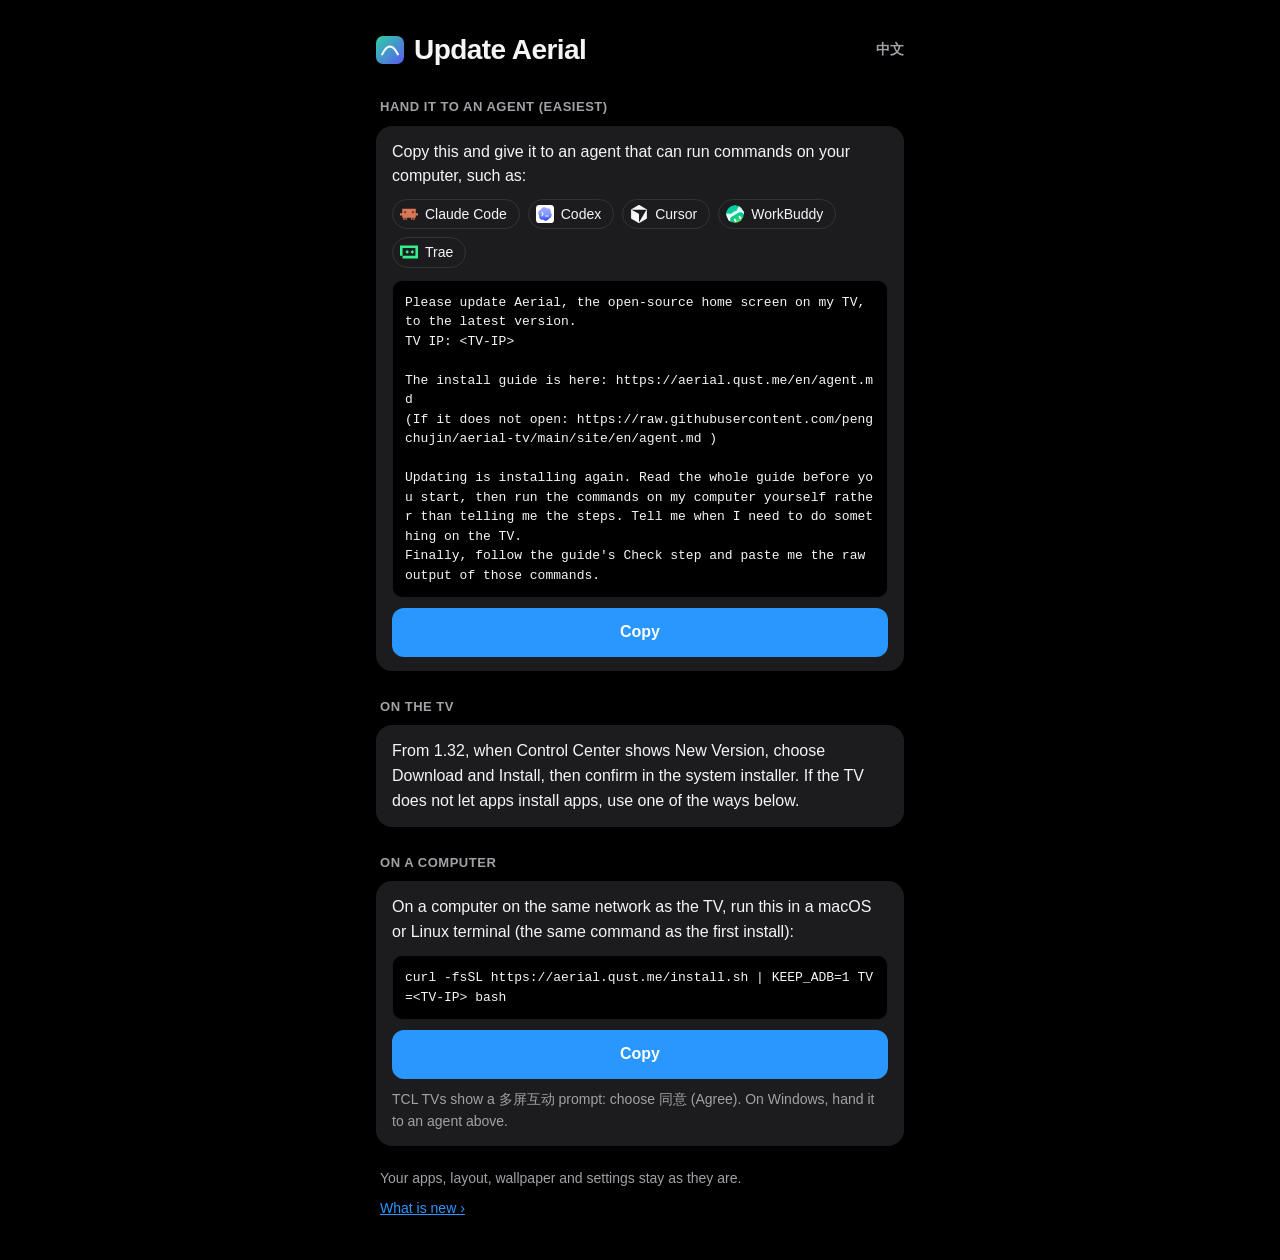
<file: site/update/index.html>
<!doctype html>
<html lang="zh-CN">
<head>
<meta charset="utf-8">
<meta name="viewport" content="width=device-width, initial-scale=1, viewport-fit=cover">
<title>升级 Aerial · Update Aerial</title>
<meta name="robots" content="noindex">
<meta name="theme-color" content="#000000">
<link rel="icon" href="../favicon.svg" type="image/svg+xml">
<!-- Opened from the QR code on the TV's update page (Control Center → New Version). The TV puts
     its version, flavor and LAN address after the #, which the browser never sends here. -->
<style>
  :root { --bg: #000; --card: #1c1c1e; --line: rgba(255,255,255,.1); --text: #f5f5f7; --muted: #a1a1a6; --accent: #2997ff; }
  * { box-sizing: border-box; }
  body {
    margin: 0; background: var(--bg); color: var(--text); font-size: 16px; line-height: 1.55; -webkit-font-smoothing: antialiased;
    font-family: -apple-system, BlinkMacSystemFont, "SF Pro Text", "PingFang SC", "Hiragino Sans GB", "Microsoft YaHei", "Helvetica Neue", Arial, sans-serif;
  }
  main { max-width: 560px; margin: 0 auto; padding: 28px 16px calc(40px + env(safe-area-inset-bottom)); }
  header { display: flex; align-items: center; gap: 10px; }
  h1 { font-size: 28px; letter-spacing: -.02em; margin: 0; }
  .sub { color: var(--muted); margin: 6px 0 22px; font-size: 15px; }
  h2 { font-size: 13px; font-weight: 600; text-transform: uppercase; letter-spacing: .04em; color: var(--muted); margin: 26px 4px 8px; }
  .card { background: var(--card); border-radius: 16px; padding: 14px 16px; }
  .card p { margin: 0 0 10px; }
  .card p:last-child { margin-bottom: 0; }
  pre {
    margin: 0; padding: 12px; border-radius: 10px; background: #000; border: 1px solid var(--line);
    font: 13px/1.5 ui-monospace, Menlo, monospace; white-space: pre-wrap; word-break: break-all;
  }
  button {
    display: block; width: 100%; margin-top: 10px; padding: 12px; border: 0; border-radius: 12px;
    background: var(--accent); color: #fff; font: inherit; font-weight: 600; transition: transform .16s ease-out;
  }
  button:active { transform: scale(.98); }
  .agents { display: flex; flex-wrap: wrap; gap: 8px; list-style: none; padding: 0; margin: 0 0 12px; }
  .agents li { display: flex; align-items: center; gap: 7px; padding: 5px 12px 5px 7px; border: 1px solid var(--line); border-radius: 980px; font-size: 14px; line-height: 1.3; }
  .agents img { width: 18px; height: 18px; flex: none; }
  .note { color: var(--muted); font-size: 14px; }
  a { color: var(--accent); }
  .lang { margin-left: auto; color: var(--muted); font-size: 14px; background: none; border: 0; width: auto; padding: 0; margin-top: 0; }
  @media (prefers-reduced-motion: reduce) { * { transition: none !important; } }
</style>
</head>
<body>
<main>
  <header>
    <svg width="28" height="28" viewBox="0 0 32 32" aria-hidden="true"><defs><linearGradient id="g" x1="0" y1="0" x2="1" y2="1"><stop offset="0" stop-color="#2fd0a5"/><stop offset="1" stop-color="#5b5bf0"/></linearGradient></defs><rect width="32" height="32" rx="8" fill="url(#g)"/><path d="M7 21c3-6 6-9 9-9s6 3 9 9" fill="none" stroke="#fff" stroke-width="2.4" stroke-linecap="round"/></svg>
    <h1 data-t="title"></h1>
    <button class="lang" id="lang"></button>
  </header>
  <p class="sub" id="sub"></p>

  <h2 data-t="aiHead"></h2>
  <div class="card">
    <p data-t="aiBody"></p>
    <ul class="agents" id="agents"></ul>
    <pre id="ai"></pre>
    <button data-copy="ai" data-t="copy"></button>
  </div>

  <h2 data-t="tvHead"></h2>
  <div class="card"><p data-t="tvBody"></p></div>

  <h2 data-t="pcHead"></h2>
  <div class="card">
    <p data-t="pcBody"></p>
    <pre id="cmd"></pre>
    <button data-copy="cmd" data-t="copy"></button>
    <p class="note" data-t="pcNote" style="margin-top:10px"></p>
  </div>

  <p class="note" data-t="keeps" style="margin:22px 4px 0"></p>
  <p class="note" style="margin:8px 4px 0"><a href="https://github.com/pengchujin/aerial-tv/releases/latest" data-t="notes"></a></p>
</main>
<script>
const T = {
  zh: {
    title: '升级 Aerial', lang: 'English',
    sub: v => v ? `电视上现在是 Aerial ${v}。` : '',
    tvHead: '在电视上', tvBody: '1.32 起，控制中心里出现「有新版本」时，点「下载并安装」，再在系统的安装界面里确认就行。电视不让 App 安装应用时，用下面的方法。',
    pcHead: '在电脑上', pcBody: '电脑和电视连同一个网络，在 macOS 或 Linux 的终端里运行（和第一次安装是同一条命令）：',
    pcNote: 'TCL 电视上会弹出多屏互动的提示，选「同意」。Windows 请交给上面的 Agent。',
    aiHead: '交给 Agent（最省事）', aiBody: '复制下面这段，发给能在电脑上运行命令的 Agent，比如：',
    agents: [['workbuddy', 'WorkBuddy'], ['doubao', '豆包电脑版'], ['qwen', '千问电脑版'], ['trae', 'Trae'], ['claude-code', 'Claude Code'], ['codex', 'Codex']],
    ai: tv =>
`请帮我把电视上的开源桌面 Aerial 升级到最新版。
电视 IP：${tv}

安装说明在这里：https://aerial.qust.me/agent.md
（打不开时用 https://raw.githubusercontent.com/pengchujin/aerial-tv/main/site/agent.md ）

升级就是把安装再做一遍。请先完整读完安装说明再动手，然后在我的电脑上亲自运行命令，不要只把步骤告诉我。需要我在电视上操作时提醒我。
最后按说明里的「验收」，把那几条命令的原始输出贴给我。`,
    keeps: 'App、排列顺序、壁纸和设置都会保留。', notes: '这次更新了什么 ›',
    copy: '复制', copied: '已复制',
    // From the TV's setup page (#setup=1): Aerial is on the TV but nothing has made it Home yet.
    setup: {
      title: '让 Aerial 接管主屏幕',
      sub: () => '只装了 APK 时，Aerial 能打开，但按主页键、开机和待机后还是原来的桌面。下面任选一种，把剩下的设置做完。',
      tvHead: '在电视上', tvBody: '电视的设置里有「无障碍」时，打开其中的「Aerial 桌面守护」，主页键就会回到 Aerial。小米电视待机后会把它关掉，所以还是建议用电脑做一次。',
      ai: tv =>
`请帮我把电视上已经装好的开源桌面 Aerial 设为开机进入的桌面。
电视 IP：${tv}
保持 ADB 常开：要

安装说明在这里：https://aerial.qust.me/agent.md
（打不开时用 https://raw.githubusercontent.com/pengchujin/aerial-tv/main/site/agent.md ）

请先完整读完安装说明再动手，然后在我的电脑上亲自运行命令，不要只把步骤告诉我。需要我在电视上操作时提醒我。
最后按说明里的「验收」，把那几条命令的原始输出贴给我。`,
      keeps: '已经装好的 Aerial 会被同一版本覆盖，App、排列顺序、壁纸和设置都会保留。', notes: '',
    },
  },
  en: {
    title: 'Update Aerial', lang: '中文',
    sub: v => v ? `This TV has Aerial ${v}.` : '',
    tvHead: 'On the TV', tvBody: 'From 1.32, when Control Center shows New Version, choose Download and Install, then confirm in the system installer. If the TV does not let apps install apps, use one of the ways below.',
    pcHead: 'On a computer', pcBody: 'On a computer on the same network as the TV, run this in a macOS or Linux terminal (the same command as the first install):',
    pcNote: 'TCL TVs show a 多屏互动 prompt: choose 同意 (Agree). On Windows, hand it to an agent above.',
    aiHead: 'Hand it to an agent (easiest)', aiBody: 'Copy this and give it to an agent that can run commands on your computer, such as:',
    agents: [['claude-code', 'Claude Code'], ['codex', 'Codex'], ['cursor', 'Cursor'], ['workbuddy', 'WorkBuddy'], ['trae', 'Trae']],
    ai: tv =>
`Please update Aerial, the open-source home screen on my TV, to the latest version.
TV IP: ${tv}

The install guide is here: https://aerial.qust.me/en/agent.md
(If it does not open: https://raw.githubusercontent.com/pengchujin/aerial-tv/main/site/en/agent.md )

Updating is installing again. Read the whole guide before you start, then run the commands on my computer yourself rather than telling me the steps. Tell me when I need to do something on the TV.
Finally, follow the guide's Check step and paste me the raw output of those commands.`,
    keeps: 'Your apps, layout, wallpaper and settings stay as they are.', notes: 'What is new ›',
    copy: 'Copy', copied: 'Copied',
    setup: {
      title: 'Make Aerial your Home screen',
      sub: () => 'Installed from the APK alone, Aerial opens, but Home, power-on and wake still land on the old launcher. Either way below finishes the setup.',
      tvHead: 'On the TV', tvBody: 'If the TV\'s settings have Accessibility, turn on Aerial Home Guard there and Home comes back to Aerial. Xiaomi TVs turn it off in standby, so a computer is still the better way.',
      ai: tv =>
`Please make Aerial, the open-source home screen already installed on my TV, the screen the TV starts on.
TV IP: ${tv}
Keep ADB on: yes

The install guide is here: https://aerial.qust.me/en/agent.md
(If it does not open: https://raw.githubusercontent.com/pengchujin/aerial-tv/main/site/en/agent.md )

Read the whole guide before you start, then run the commands on my computer yourself rather than telling me the steps. Tell me when I need to do something on the TV.
Finally, follow the guide's Check step and paste me the raw output of those commands.`,
      keeps: 'The Aerial already on the TV is installed over; your apps, layout, wallpaper and settings stay.', notes: '',
    },
  },
};
const hash = new URLSearchParams(location.hash.slice(1));
const ip = /^[0-9.]{7,15}$/.test(hash.get('tv') || '') ? hash.get('tv') : '<TV-IP>';
const guard = hash.get('f') === 'guard' ? ' -s guard' : '';
const version = /^[0-9.]+$/.test(hash.get('v') || '') ? hash.get('v') : '';
const setup = hash.get('setup') === '1';
let lang = /^zh/i.test(navigator.language || '') ? 'zh' : 'en';

function render() {
  const t = setup ? { ...T[lang], ...T[lang].setup } : T[lang];
  document.documentElement.lang = lang === 'zh' ? 'zh-CN' : 'en';
  document.title = t.title;
  document.querySelectorAll('[data-t]').forEach(e => { e.textContent = t[e.dataset.t]; });
  $('#lang').textContent = t.lang;
  $('#sub').textContent = t.sub(version);
  $('#cmd').textContent = `curl -fsSL https://aerial.qust.me/install.sh | KEEP_ADB=1 TV=${ip} bash${guard}`;
  $('#ai').textContent = t.ai(ip);
  $('#agents').replaceChildren(...t.agents.map(([icon, name]) => {
    const li = document.createElement('li');
    const img = document.createElement('img'); img.src = `../img/agents/${icon}.svg`; img.alt = ''; img.width = 18; img.height = 18;
    li.append(img, name); return li;
  }));
}
function $(s) { return document.querySelector(s); }
$('#lang').onclick = () => { lang = lang === 'zh' ? 'en' : 'zh'; render(); };
document.querySelectorAll('[data-copy]').forEach(b => b.addEventListener('click', async () => {
  const text = document.getElementById(b.dataset.copy).textContent;
  try { await navigator.clipboard.writeText(text); }
  catch (_) {
    const r = document.createRange(); r.selectNodeContents(document.getElementById(b.dataset.copy));
    const s = getSelection(); s.removeAllRanges(); s.addRange(r);
    try { document.execCommand('copy'); } catch (_) {}
  }
  b.textContent = T[lang].copied; clearTimeout(b.timer); b.timer = setTimeout(() => { b.textContent = T[lang].copy; }, 1600);
}));
render();
</script>
</body>
</html>
</file>
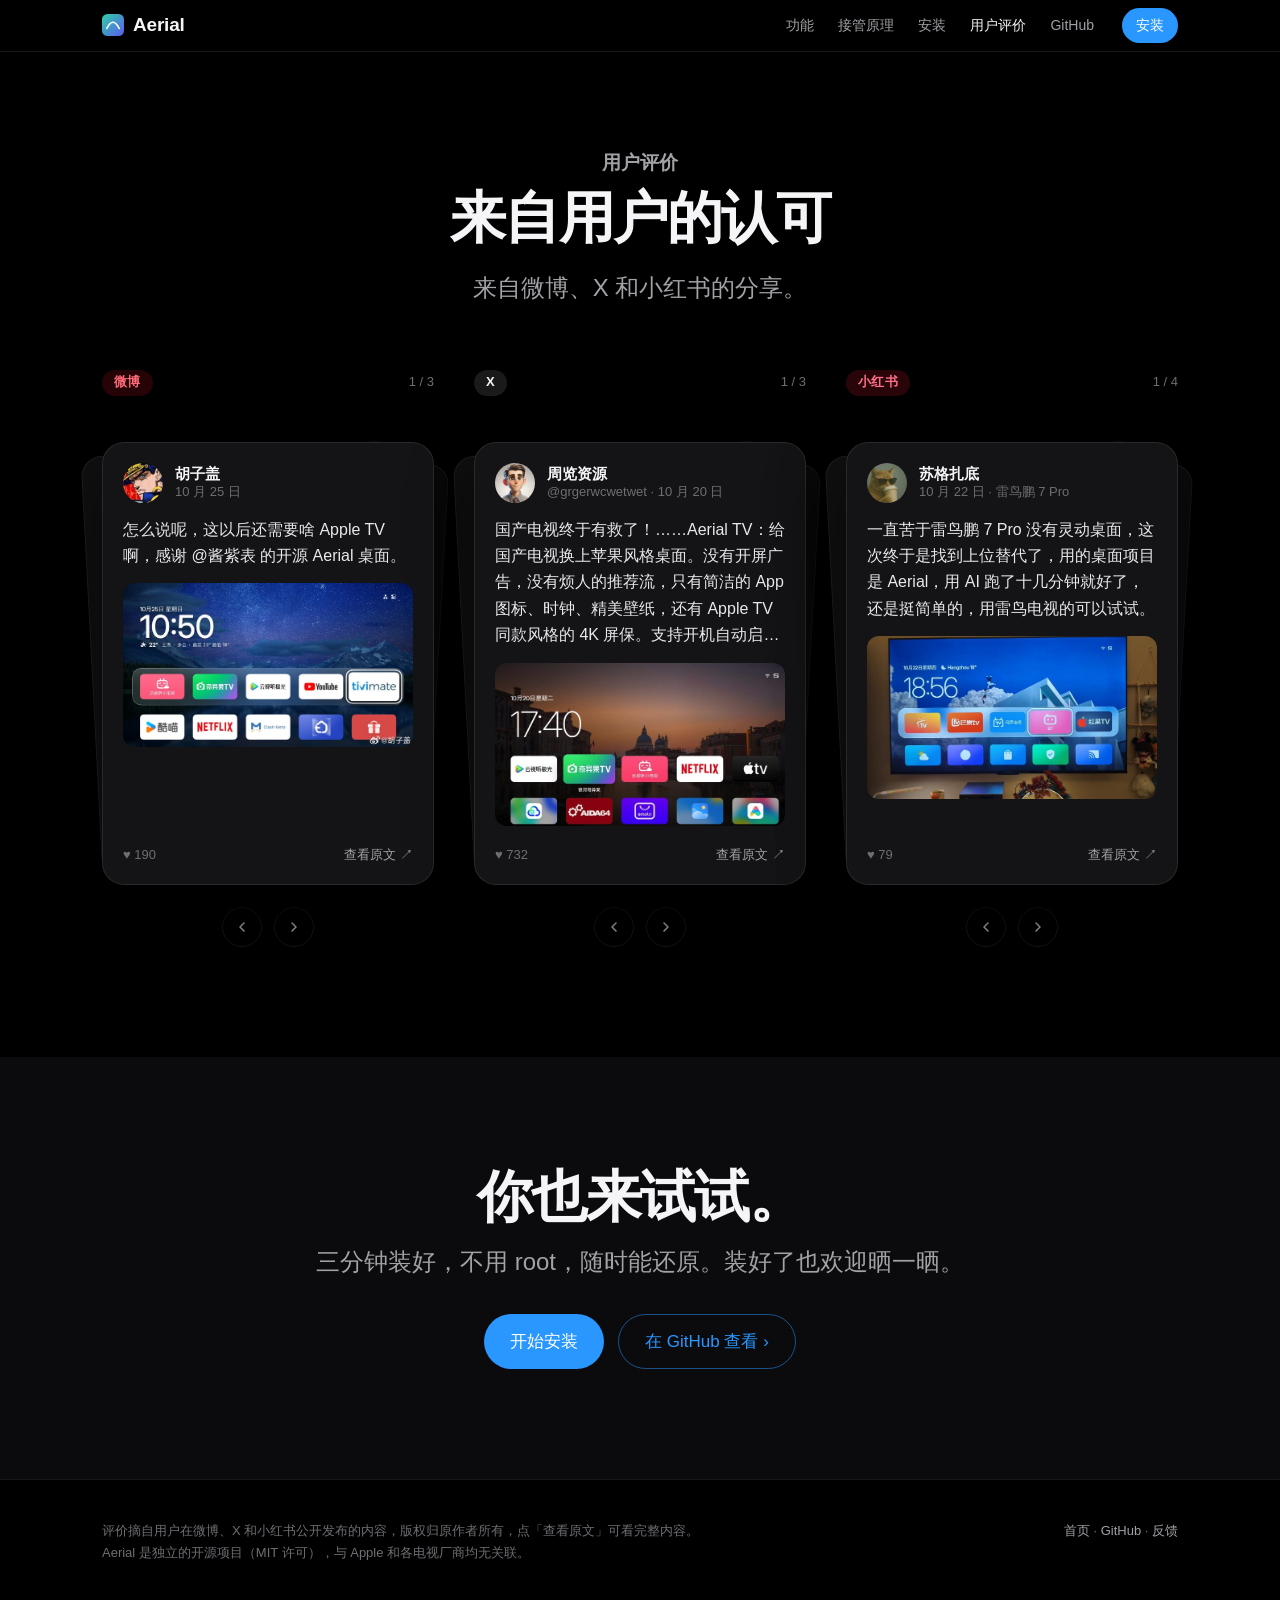
<file: site/voices/index.html>
<!doctype html>
<html lang="zh-CN">
<head>
<meta charset="utf-8">
<meta name="viewport" content="width=device-width, initial-scale=1, viewport-fit=cover">
<title>用户评价 · Aerial</title>
<meta name="description" content="装上 Aerial 之后，大家在微博、X 和小红书上是怎么说的。">
<meta property="og:title" content="用户评价 · Aerial">
<meta property="og:description" content="装上 Aerial 之后，大家在微博、X 和小红书上是怎么说的。">
<meta property="og:image" content="https://aerial.qust.me/img/home.jpg?v=147">
<meta name="theme-color" content="#000000">
<link rel="icon" href="../favicon.svg" type="image/svg+xml">
<link rel="stylesheet" href="../style.css?v=12">
</head>
<body>

<nav>
  <div class="wrap">
    <a class="brand" href="../" aria-label="Aerial"><svg width="22" height="22" viewBox="0 0 32 32" aria-hidden="true"><defs><linearGradient id="g" x1="0" y1="0" x2="1" y2="1"><stop offset="0" stop-color="#2fd0a5"/><stop offset="1" stop-color="#5b5bf0"/></linearGradient></defs><rect width="32" height="32" rx="8" fill="url(#g)"/><path d="M7 21c3-6 6-9 9-9s6 3 9 9" fill="none" stroke="#fff" stroke-width="2.4" stroke-linecap="round"/></svg> Aerial</a>
    <div class="links">
      <a href="../#features">功能</a>
      <a href="../#how">接管原理</a>
      <a href="../#install">安装</a>
      <a href="./" aria-current="page">用户评价</a>
      <a href="https://github.com/pengchujin/aerial-tv">GitHub</a>
    </div>
    <a class="cta" href="../#install">安装</a>
  </div>
</nav>

<header class="voices-hero">
  <div class="wrap">
    <p class="eyebrow">用户评价</p>
    <h2>来自用户的认可</h2>
    <p class="lede">来自微博、X 和小红书的分享。</p>
  </div>
</header>

<section class="voices">
  <div class="wrap decks">

    <div class="deck-col">
      <div class="deck-head"><span class="pf weibo">微博</span><span class="deck-count" aria-live="polite"></span></div>
      <div class="deck" tabindex="0" aria-roledescription="卡片组" aria-label="微博上的评价">
        <article class="vcard has-pic">
          <header>
            <img class="avatar" src="../img/voices/wb-huzigai.jpg" alt="" width="40" height="40">
            <div class="who"><b>胡子盖</b><span>10 月 25 日</span></div>
          </header>
          <p class="q">怎么说呢，这以后还需要啥 Apple TV 啊，感谢 @酱紫表 的开源 Aerial 桌面。</p>
          <div class="pic"><img src="../img/voices/wb-huzigai-home.jpg" alt="电视上的 Aerial 首页：时钟、天气和两排 App" width="720" height="405" loading="lazy"></div>
          <footer><span class="stat">♥ 190</span><a href="https://weibo.com/1500746433/RohjLjNZk" target="_blank" rel="noopener">查看原文 ↗</a></footer>
        </article>
        <article class="vcard has-pic">
          <header>
            <img class="avatar" src="../img/voices/wb-kongshenmege.jpg" alt="" width="40" height="40">
            <div class="who"><b>空什么格</b><span>10 月 20 日 · TCL 75Q10G Pro</span></div>
          </header>
          <p class="q">牛逼！刚用 @酱紫表 的最新项目给我这台 TCL 75Q10G Pro 装上了「苹果」桌面 Aerial。实测操作下来确实很简单，有台电脑就行。先获取电视 WiFi 地址、开启 ADB 模式并授权，然后把操作指令丢给 AI Agent 就行了。我用的是 Workbuddy Step-5-Preview 模型，三五分钟搞定。</p>
          <div class="pic"><img src="../img/voices/wb-kongshenmege-tcl.jpg" alt="TCL 电视上弹出「多屏互动：正在发起应用推送」" width="720" height="540" loading="lazy"></div>
          <footer><span class="stat">♥ 128</span><a href="https://weibo.com/1853465292/RnzifeuQE" target="_blank" rel="noopener">查看原文 ↗</a></footer>
        </article>
        <article class="vcard has-pic">
          <header>
            <img class="avatar" src="../img/voices/wb-wuhoukuangshui.jpg" alt="" width="40" height="40">
            <div class="who"><b>午后狂睡</b><span>10 月 21 日 · 索尼电视</span></div>
          </header>
          <p class="q">非常好用，也非常简单的操作，我的老索尼电视终于清爽了…</p>
          <div class="pic"><img src="../img/voices/wb-wuhoukuangshui-home.jpg" alt="索尼电视上的 Aerial 首页：雪山壁纸、时钟和两排 App" width="720" height="405" loading="lazy"></div>
          <footer><span class="stat">♥ 405</span><a href="https://weibo.com/1253846303/RnEkgvTEq" target="_blank" rel="noopener">查看原文 ↗</a></footer>
        </article>
      </div>
      <div class="deck-nav">
        <button type="button" class="prev" aria-label="上一张"><svg width="16" height="16" viewBox="0 0 24 24" fill="none" stroke="currentColor" stroke-width="2.4" stroke-linecap="round" stroke-linejoin="round" aria-hidden="true"><path d="M15 6l-6 6 6 6"/></svg></button>
        <button type="button" class="next" aria-label="下一张"><svg width="16" height="16" viewBox="0 0 24 24" fill="none" stroke="currentColor" stroke-width="2.4" stroke-linecap="round" stroke-linejoin="round" aria-hidden="true"><path d="M9 6l6 6-6 6"/></svg></button>
      </div>
    </div>

    <div class="deck-col">
      <div class="deck-head"><span class="pf x">X</span><span class="deck-count" aria-live="polite"></span></div>
      <div class="deck" tabindex="0" aria-roledescription="卡片组" aria-label="X 上的评价">
        <article class="vcard has-pic">
          <header>
            <img class="avatar" src="../img/voices/x-grgerwcwetwet.jpg" alt="" width="40" height="40">
            <div class="who"><b>周览资源</b><span>@grgerwcwetwet · 10 月 20 日</span></div>
          </header>
          <p class="q">国产电视终于有救了！……Aerial TV：给国产电视换上苹果风格桌面。没有开屏广告，没有烦人的推荐流，只有简洁的 App 图标、时钟、精美壁纸，还有 Apple TV 同款风格的 4K 屏保。支持开机自动启动，免费开源。</p>
          <div class="pic"><img src="../img/voices/x-grgerwcwetwet-home.jpg" alt="Aerial 首页：威尼斯黄昏壁纸和一排 App" width="720" height="413" loading="lazy"></div>
          <footer><span class="stat">♥ 732</span><a href="https://x.com/grgerwcwetwet/status/2112508628989317393" target="_blank" rel="noopener">查看原文 ↗</a></footer>
        </article>
        <article class="vcard has-pic">
          <header>
            <img class="avatar" src="../img/voices/x-wujizhuzhu.jpg" alt="" width="40" height="40">
            <div class="who"><b>朱无忌无忌</b><span>@Wujizhuzhu · 10 月 25 日 · 小米电视大师 82″</span></div>
          </header>
          <p class="q">这台电视买了很多年，只有 2GB 内存，系统还停留在 Android 9……现在开机就是一张干干净净的航拍壁纸，没有广告，没有推荐位，也不用再忍受那些莫名其妙的预装软件。</p>
          <div class="pic"><img src="../img/voices/x-wujizhuzhu-home.jpg" alt="小米电视上的 Aerial 首页" width="720" height="405" loading="lazy"></div>
          <footer><span class="stat">♥ 32</span><a href="https://x.com/Wujizhuzhu/status/2114264402975445017" target="_blank" rel="noopener">查看原文 ↗</a></footer>
        </article>
        <article class="vcard">
          <header>
            <img class="avatar" src="../img/voices/x-denziideng.jpg" alt="" width="40" height="40">
            <div class="who"><b>Denzii</b><span>@denziideng · 10 月 21 日</span></div>
          </header>
          <p class="q big">AppleTV 平替？用 workbuddy 给国产电视换一个干净的桌面！……Aerial 这款专为国产电视设计，用一句提示词给 AI Agent 就能办完，感兴趣的赶紧收！</p>
          <footer><span class="stat">♥ 100</span><a href="https://x.com/denziideng/status/2112819291942961583" target="_blank" rel="noopener">查看原文 ↗</a></footer>
        </article>
      </div>
      <div class="deck-nav">
        <button type="button" class="prev" aria-label="上一张"><svg width="16" height="16" viewBox="0 0 24 24" fill="none" stroke="currentColor" stroke-width="2.4" stroke-linecap="round" stroke-linejoin="round" aria-hidden="true"><path d="M15 6l-6 6 6 6"/></svg></button>
        <button type="button" class="next" aria-label="下一张"><svg width="16" height="16" viewBox="0 0 24 24" fill="none" stroke="currentColor" stroke-width="2.4" stroke-linecap="round" stroke-linejoin="round" aria-hidden="true"><path d="M9 6l6 6-6 6"/></svg></button>
      </div>
    </div>

    <div class="deck-col">
      <div class="deck-head"><span class="pf xhs">小红书</span><span class="deck-count" aria-live="polite"></span></div>
      <div class="deck" tabindex="0" aria-roledescription="卡片组" aria-label="小红书上的评价">
        <article class="vcard has-pic">
          <header>
            <img class="avatar" src="../img/voices/xhs-su.jpg" alt="" width="40" height="40">
            <div class="who"><b>苏格扎底</b><span>10 月 22 日 · 雷鸟鹏 7 Pro</span></div>
          </header>
          <p class="q">一直苦于雷鸟鹏 7 Pro 没有灵动桌面，这次终于是找到上位替代了，用的桌面项目是 Aerial，用 AI 跑了十几分钟就好了，还是挺简单的，用雷鸟电视的可以试试。</p>
          <div class="pic"><img src="../img/voices/xhs-su-tv.jpg" alt="挂在墙上的雷鸟电视，显示 Aerial 首页" width="720" height="540" loading="lazy"></div>
          <footer><span class="stat">♥ 79</span><a href="https://www.xiaohongshu.com/explore/6ad9ed60000000003300ad0d?xsec_token=ABk5HvAmkg3BZGXMVb0Xcm4YsfApgPRdG6pakmBmmVAFw=&amp;xsec_source=pc_search" target="_blank" rel="noopener">查看原文 ↗</a></footer>
        </article>
        <article class="vcard has-pic">
          <header>
            <img class="avatar" src="../img/voices/xhs-yang.jpg" alt="" width="40" height="40">
            <div class="who"><b>阳澄徐公</b><span>10 月 25 日 · 东芝电视</span></div>
          </header>
          <p class="q">给老电视换个新灵魂！这桌面越看越顺眼。干净的布局、舒服的视觉效果，再配上有氛围感的屏保，打开电视不再只是为了追剧，光是待机时看着都觉得赏心悦目。</p>
          <div class="pic"><img src="../img/voices/xhs-yang-tv.jpg" alt="东芝电视上的 Aerial 首页：红叶壁纸和一排 App" width="720" height="454" loading="lazy"></div>
          <footer><span class="stat">♥ 13</span><a href="https://www.xiaohongshu.com/explore/6add70aa0000000025022966?xsec_token=AB50fnLWaxf-qKhevNXIGsNeqELEj1gAaz1TQjX-_Oajg=&amp;xsec_source=pc_search" target="_blank" rel="noopener">查看原文 ↗</a></footer>
        </article>
        <article class="vcard has-pic">
          <header>
            <img class="avatar" src="../img/voices/xhs-mr.jpg" alt="" width="40" height="40">
            <div class="who"><b>MRBANK</b><span>10 月 22 日 · 小米盒子 3 增强版</span></div>
          </header>
          <p class="q">我的设备是小米盒子 3 增强版，安卓 5.1……用 @酱紫表 的项目（Aerial TV）顺利安装，还能开机自启。</p>
          <div class="pic"><img src="../img/voices/xhs-mr-tv.jpg" alt="小米盒子接的电视上显示 Aerial 首页：大桥夜景壁纸" width="720" height="540" loading="lazy"></div>
          <footer><span class="stat">♥ 34</span><a href="https://www.xiaohongshu.com/explore/6ad8faf0000000002c02555f?xsec_token=ABrCOeGq13N1Gbw60IOi9N8VK4iGAqu0dQTcZ5xMGKrzE=&amp;xsec_source=pc_search" target="_blank" rel="noopener">查看原文 ↗</a></footer>
        </article>
        <article class="vcard has-pic">
          <header>
            <img class="avatar" src="../img/voices/xhs-ya.jpg" alt="" width="40" height="40">
            <div class="who"><b>鸭梨是多的</b><span>10 月 25 日 · 2018 年小米电视</span></div>
          </header>
          <p class="q">18 年买的小米电视是安卓 6……装了 Aerial TV，已满足需求。打开电视无广告，去除乱七八糟的推荐，取而代之的是 Apple TV 风格桌面，直接展示 B 站等应用，还有信号源选择。</p>
          <div class="pic"><img src="../img/voices/xhs-ya-tv.jpg" alt="小米电视上打开了 Aerial 的信号源菜单" width="720" height="405" loading="lazy"></div>
          <footer><span class="stat">♥ 8</span><a href="https://www.xiaohongshu.com/explore/6add67a7000000002c016079?xsec_token=AB50fnLWaxf-qKhevNXIGsNe_Ddhp0nMtYEh4klM1nER4=&amp;xsec_source=pc_search" target="_blank" rel="noopener">查看原文 ↗</a></footer>
        </article>
      </div>
      <div class="deck-nav">
        <button type="button" class="prev" aria-label="上一张"><svg width="16" height="16" viewBox="0 0 24 24" fill="none" stroke="currentColor" stroke-width="2.4" stroke-linecap="round" stroke-linejoin="round" aria-hidden="true"><path d="M15 6l-6 6 6 6"/></svg></button>
        <button type="button" class="next" aria-label="下一张"><svg width="16" height="16" viewBox="0 0 24 24" fill="none" stroke="currentColor" stroke-width="2.4" stroke-linecap="round" stroke-linejoin="round" aria-hidden="true"><path d="M9 6l6 6-6 6"/></svg></button>
      </div>
    </div>

  </div>
</section>

<section class="alt voices-cta">
  <div class="wrap">
    <h2>你也来试试。</h2>
    <p class="lede">三分钟装好，不用 root，随时能还原。装好了也欢迎晒一晒。</p>
    <div class="actions">
      <a class="btn primary" href="../#install">开始安装</a>
      <a class="btn ghost" href="https://github.com/pengchujin/aerial-tv">在 GitHub 查看 ›</a>
    </div>
  </div>
</section>

<footer>
  <div class="wrap">
    <div>
      评价摘自用户在微博、X 和小红书公开发布的内容，版权归原作者所有，点「查看原文」可看完整内容。<br>
      Aerial 是独立的开源项目（MIT 许可），与 Apple 和各电视厂商均无关联。
    </div>
    <div><a href="../">首页</a> · <a href="https://github.com/pengchujin/aerial-tv">GitHub</a> · <a href="https://github.com/pengchujin/aerial-tv/issues">反馈</a></div>
  </div>
</footer>

<script src="../voices.js?v=1"></script>
</body>
</html>
</file>
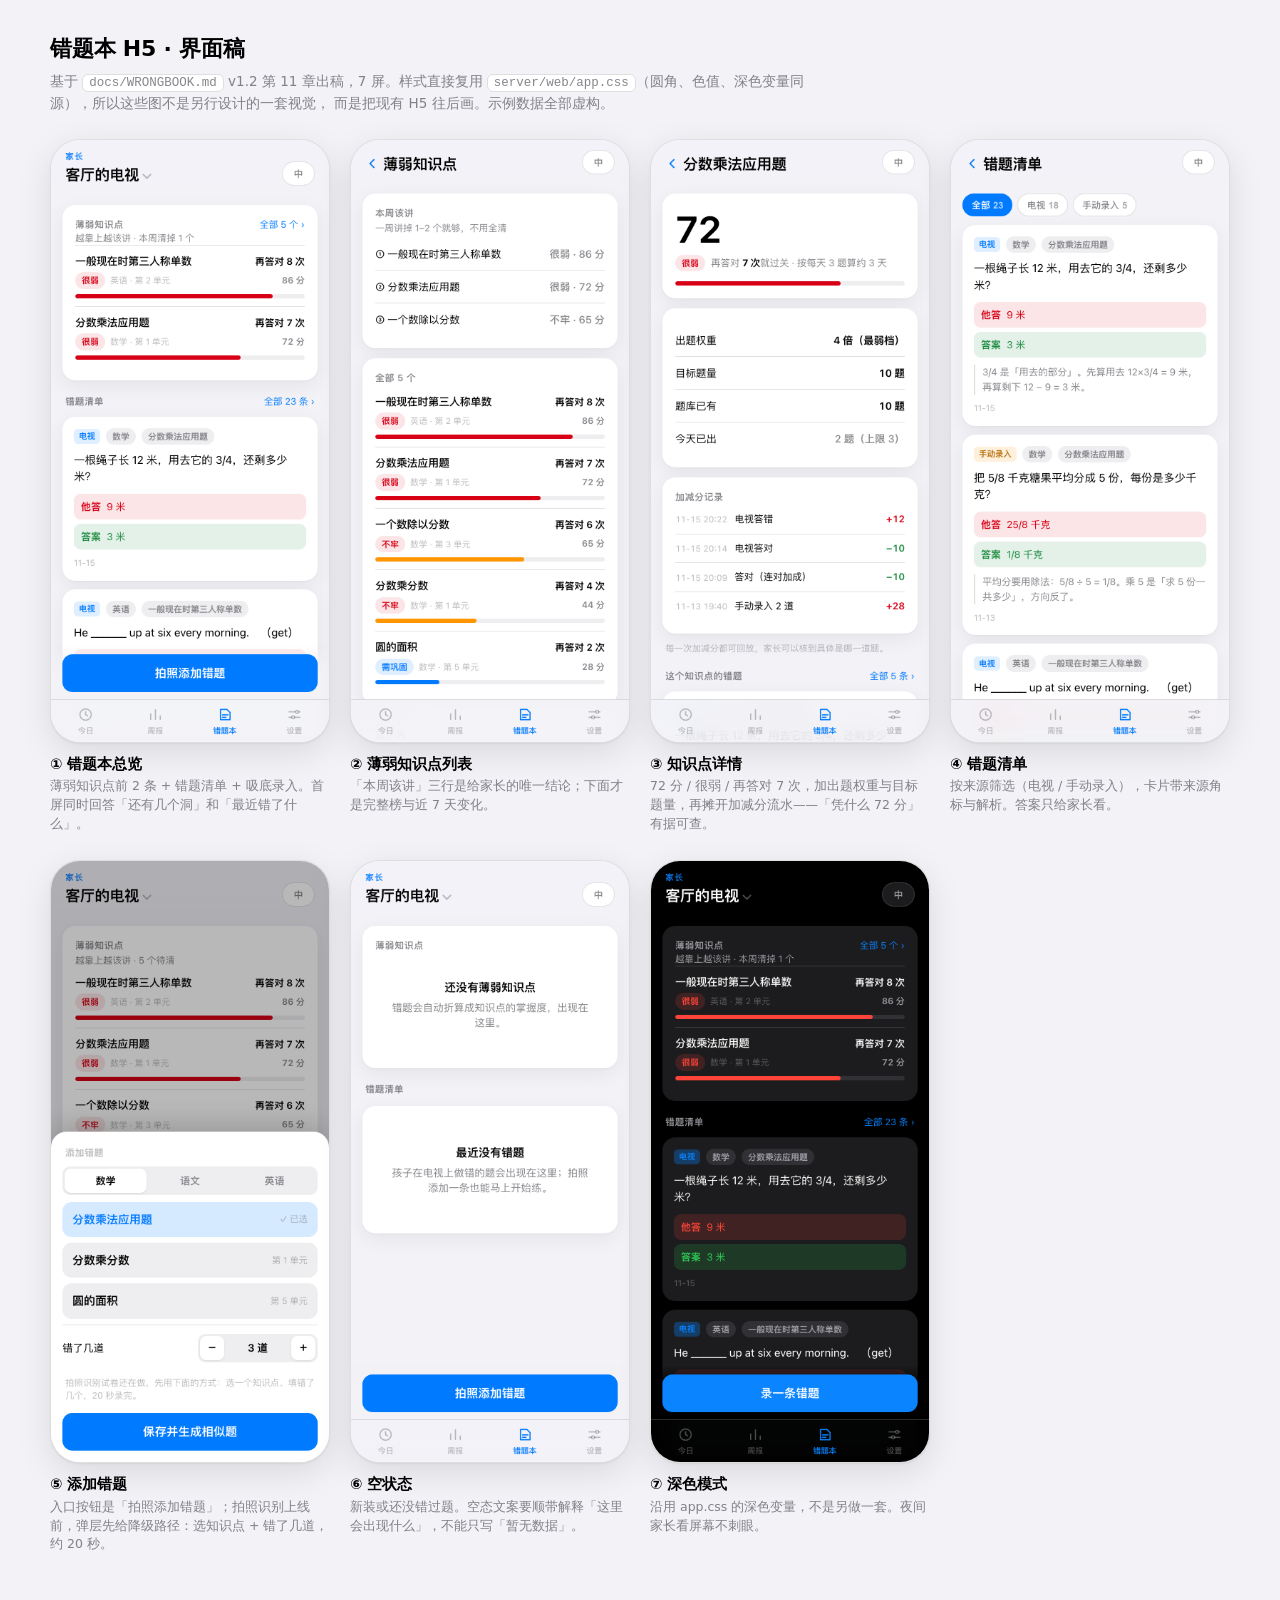
<file: docs/mockups/screens.html>
<!doctype html>
<html lang="zh-CN">
<head>
<meta charset="utf-8">
<meta name="viewport" content="width=device-width, initial-scale=1">
<title>错题本 H5 · 界面稿总览</title>
<style>
  :root {
    --bg: #f2f2f7; --card: #fff; --label: #000;
    --secondary: rgba(60,60,67,0.62); --tertiary: rgba(60,60,67,0.34);
    --sep: rgba(60,60,67,0.16); --tint: #007aff;
  }
  @media (prefers-color-scheme: dark) {
    :root { --bg:#000; --card:#1c1c1e; --label:#fff;
      --secondary: rgba(235,235,245,0.62); --tertiary: rgba(235,235,245,0.32);
      --sep: rgba(84,84,88,0.6); --tint:#0a84ff; }
  }
  * { box-sizing: border-box; }
  body {
    margin: 0; background: var(--bg); color: var(--label);
    font: 15px/1.5 -apple-system, BlinkMacSystemFont, "SF Pro Text", "PingFang SC",
          "Noto Sans SC", system-ui, sans-serif;
    -webkit-font-smoothing: antialiased;
    padding: 32px 24px 48px;
  }
  header { max-width: 1180px; margin: 0 auto 26px; }
  h1 { font-size: 22px; letter-spacing: -0.01em; margin: 0 0 6px; }
  header p { margin: 0; font-size: 13.5px; color: var(--secondary); max-width: 760px; }
  header code { font-size: 12.5px; background: var(--card); padding: 1px 6px;
                border-radius: 6px; border: 1px solid var(--sep); }

  .grid {
    max-width: 1180px; margin: 0 auto;
    display: grid; gap: 26px 20px;
    grid-template-columns: repeat(auto-fill, minmax(268px, 1fr));
  }
  figure { margin: 0; }
  .phone {
    border-radius: 30px; overflow: hidden; background: var(--card);
    box-shadow: 0 1px 2px rgba(0,0,0,0.06), 0 10px 34px rgba(0,0,0,0.10);
    border: 1px solid var(--sep);
  }
  .phone img { display: block; width: 100%; height: auto; }
  figcaption { margin-top: 11px; }
  figcaption b { display: block; font-size: 14.5px; font-weight: 600; }
  figcaption span { display: block; font-size: 12.5px; color: var(--secondary); margin-top: 2px; }
  @media (prefers-color-scheme: dark) { .phone { box-shadow: none; } }
</style>
</head>
<body>

<header>
  <h1>错题本 H5 · 界面稿</h1>
  <p>基于 <code>docs/WRONGBOOK.md</code> v1.2 第 11 章出稿，7 屏。样式直接复用
    <code>server/web/app.css</code>（圆角、色值、深色变量同源），所以这些图不是另行设计的一套视觉，
    而是把现有 H5 往后画。示例数据全部虚构。</p>
</header>

<div class="grid">
  <figure>
    <div class="phone"><img src="shot-overview.png" alt="错题本总览"></div>
    <figcaption><b>① 错题本总览</b>
      <span>薄弱知识点前 2 条 + 错题清单 + 吸底录入。首屏同时回答「还有几个洞」和「最近错了什么」。</span></figcaption>
  </figure>

  <figure>
    <div class="phone"><img src="shot-topics.png" alt="薄弱知识点列表"></div>
    <figcaption><b>② 薄弱知识点列表</b>
      <span>「本周该讲」三行是给家长的唯一结论；下面才是完整榜与近 7 天变化。</span></figcaption>
  </figure>

  <figure>
    <div class="phone"><img src="shot-detail.png" alt="知识点详情"></div>
    <figcaption><b>③ 知识点详情</b>
      <span>72 分 / 很弱 / 再答对 7 次，加出题权重与目标题量，再摊开加减分流水——「凭什么 72 分」有据可查。</span></figcaption>
  </figure>

  <figure>
    <div class="phone"><img src="shot-list.png" alt="错题清单"></div>
    <figcaption><b>④ 错题清单</b>
      <span>按来源筛选（电视 / 手动录入），卡片带来源角标与解析。答案只给家长看。</span></figcaption>
  </figure>

  <figure>
    <div class="phone"><img src="shot-add.png" alt="添加错题"></div>
    <figcaption><b>⑤ 添加错题</b>
      <span>入口按钮是「拍照添加错题」；拍照识别上线前，弹层先给降级路径：选知识点 + 错了几道，约 20 秒。</span></figcaption>
  </figure>

  <figure>
    <div class="phone"><img src="shot-empty.png" alt="空状态"></div>
    <figcaption><b>⑥ 空状态</b>
      <span>新装或还没错过题。空态文案要顺带解释「这里会出现什么」，不能只写「暂无数据」。</span></figcaption>
  </figure>

  <figure>
    <div class="phone"><img src="shot-dark.png" alt="深色模式"></div>
    <figcaption><b>⑦ 深色模式</b>
      <span>沿用 app.css 的深色变量，不是另做一套。夜间家长看屏幕不刺眼。</span></figcaption>
  </figure>
</div>

</body>
</html>
</file>
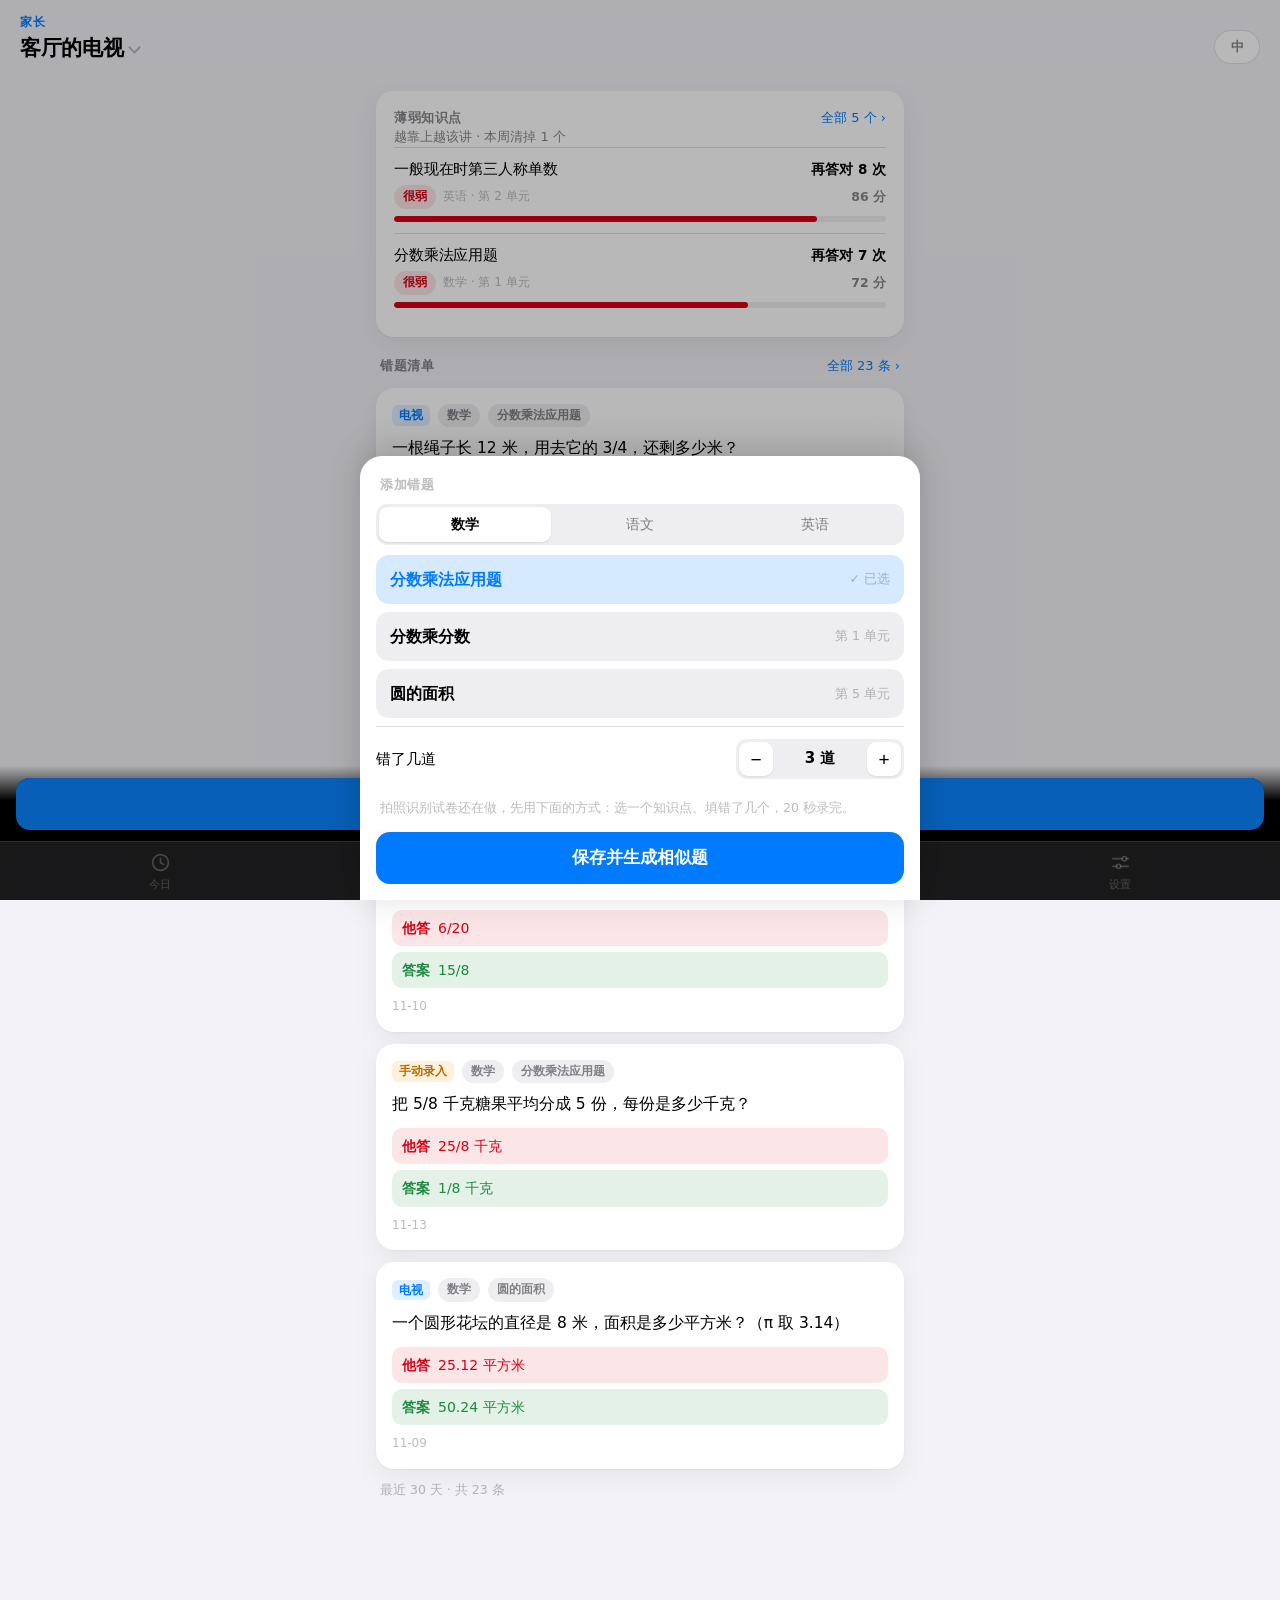
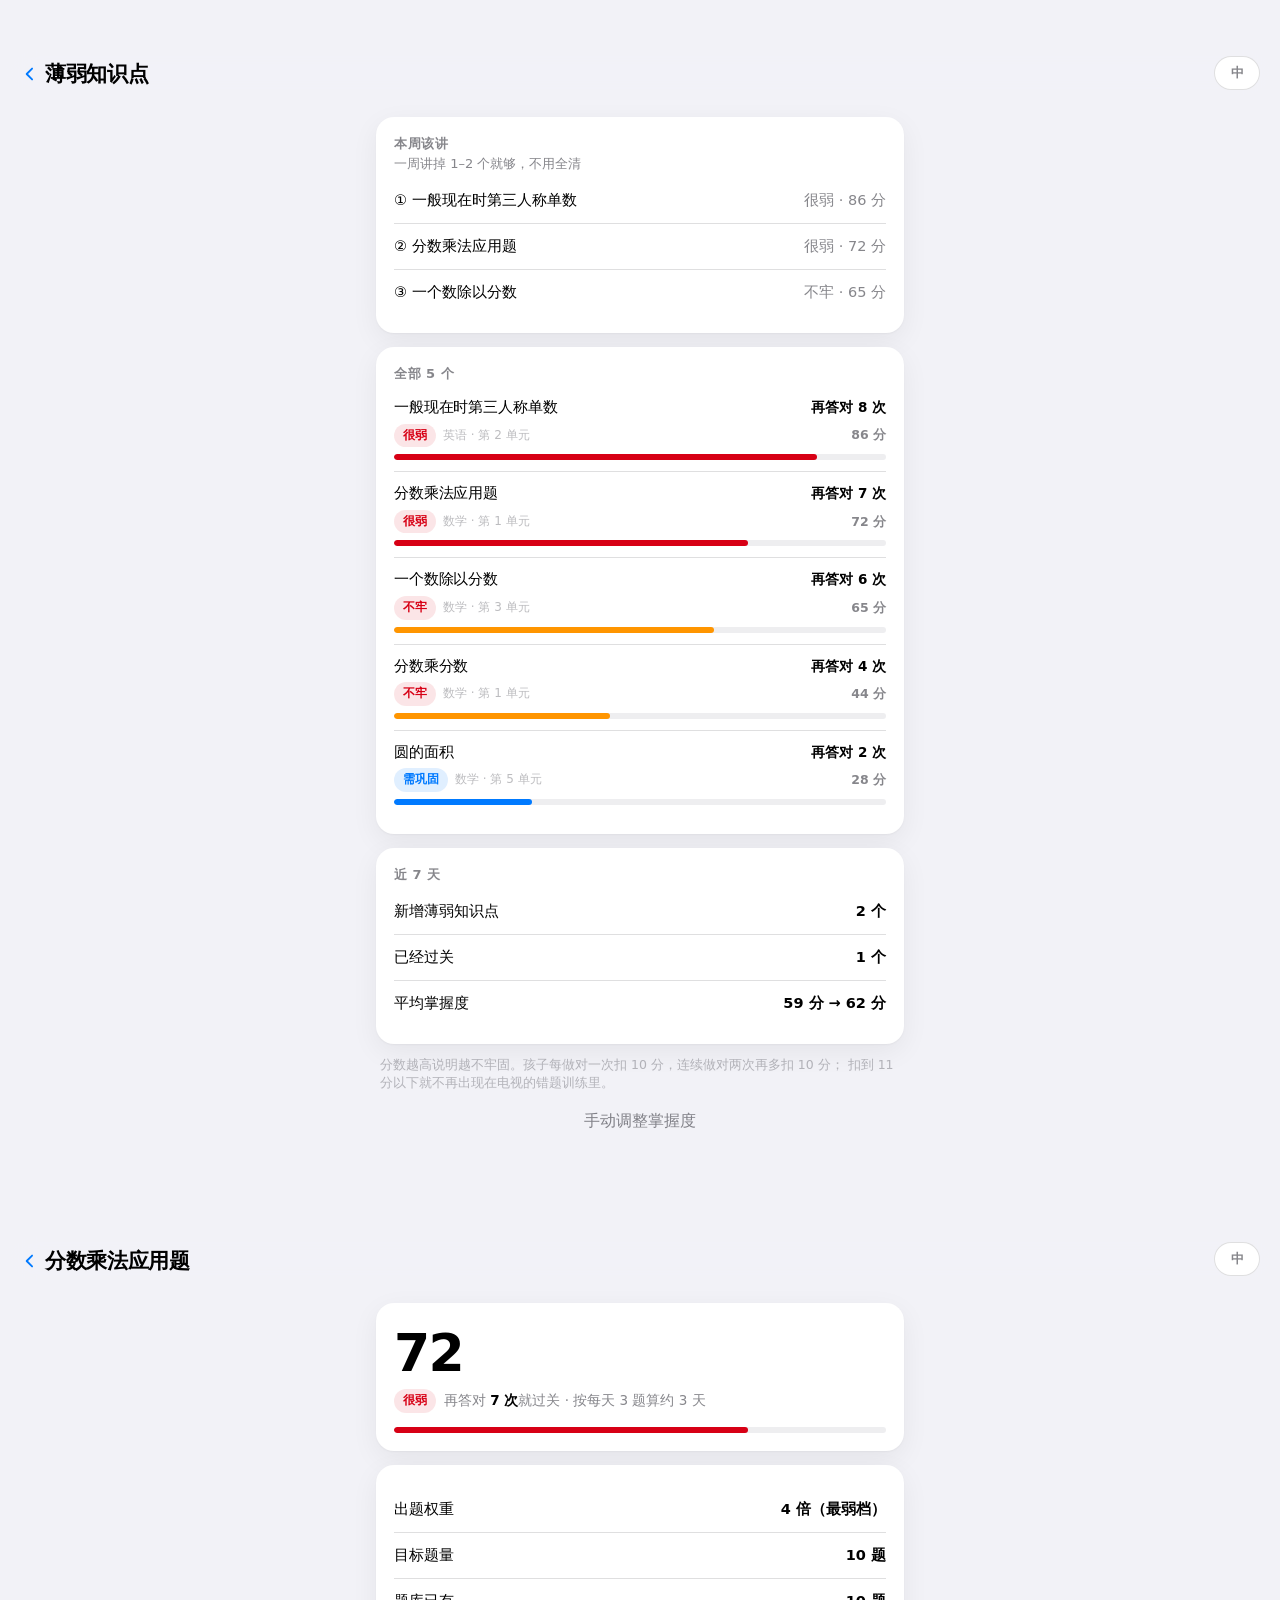
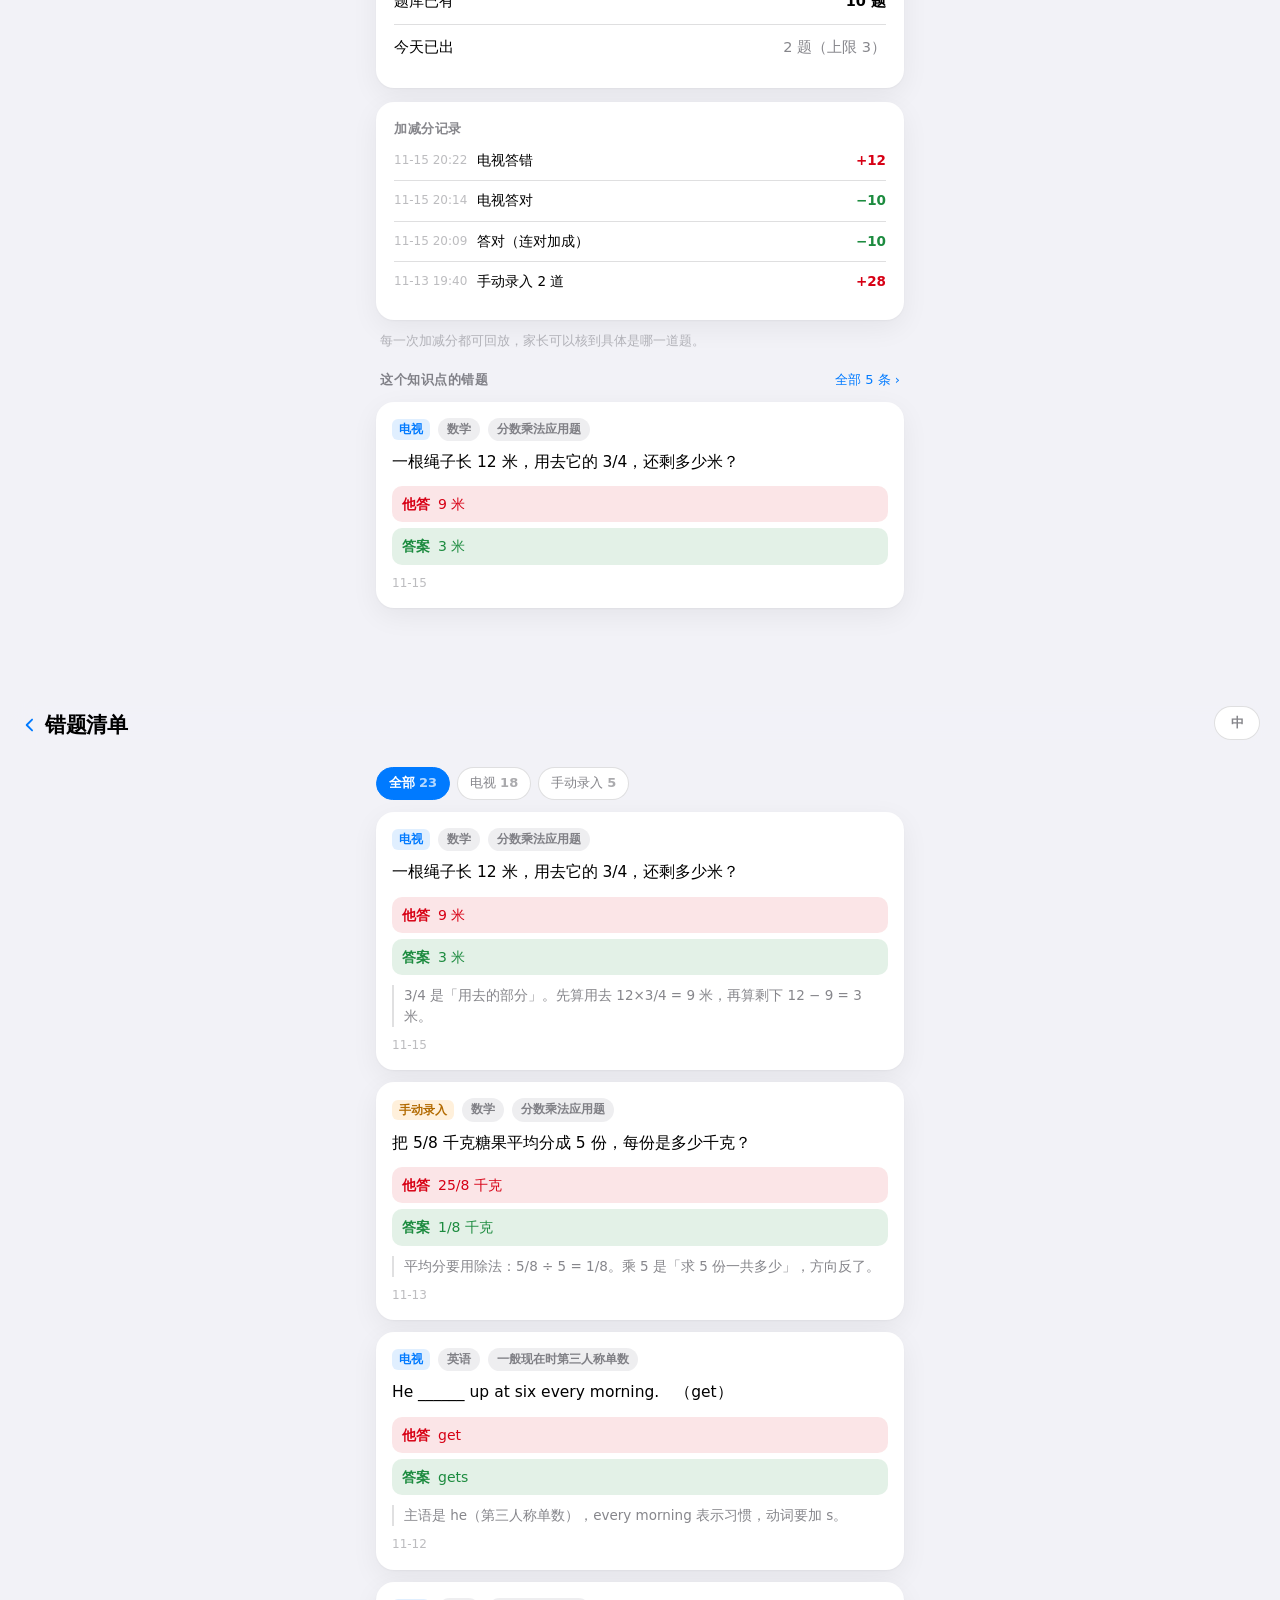
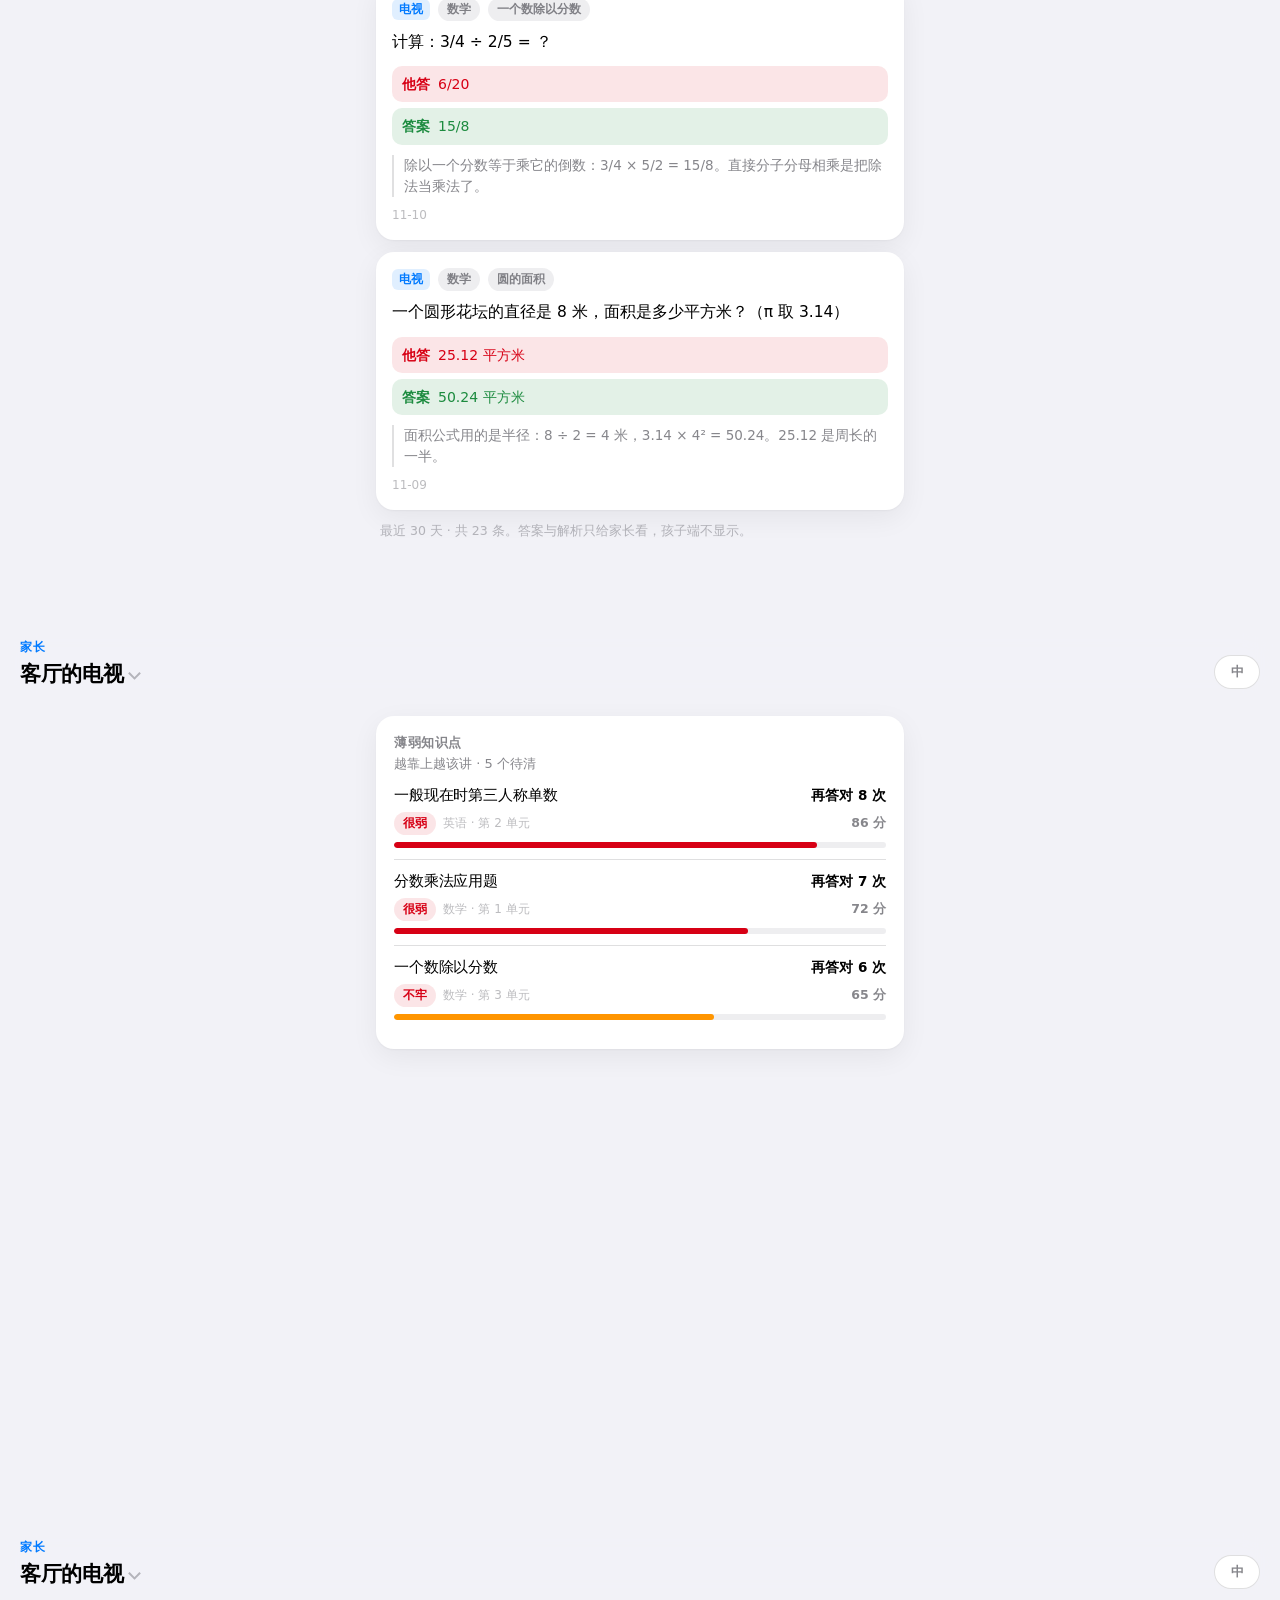
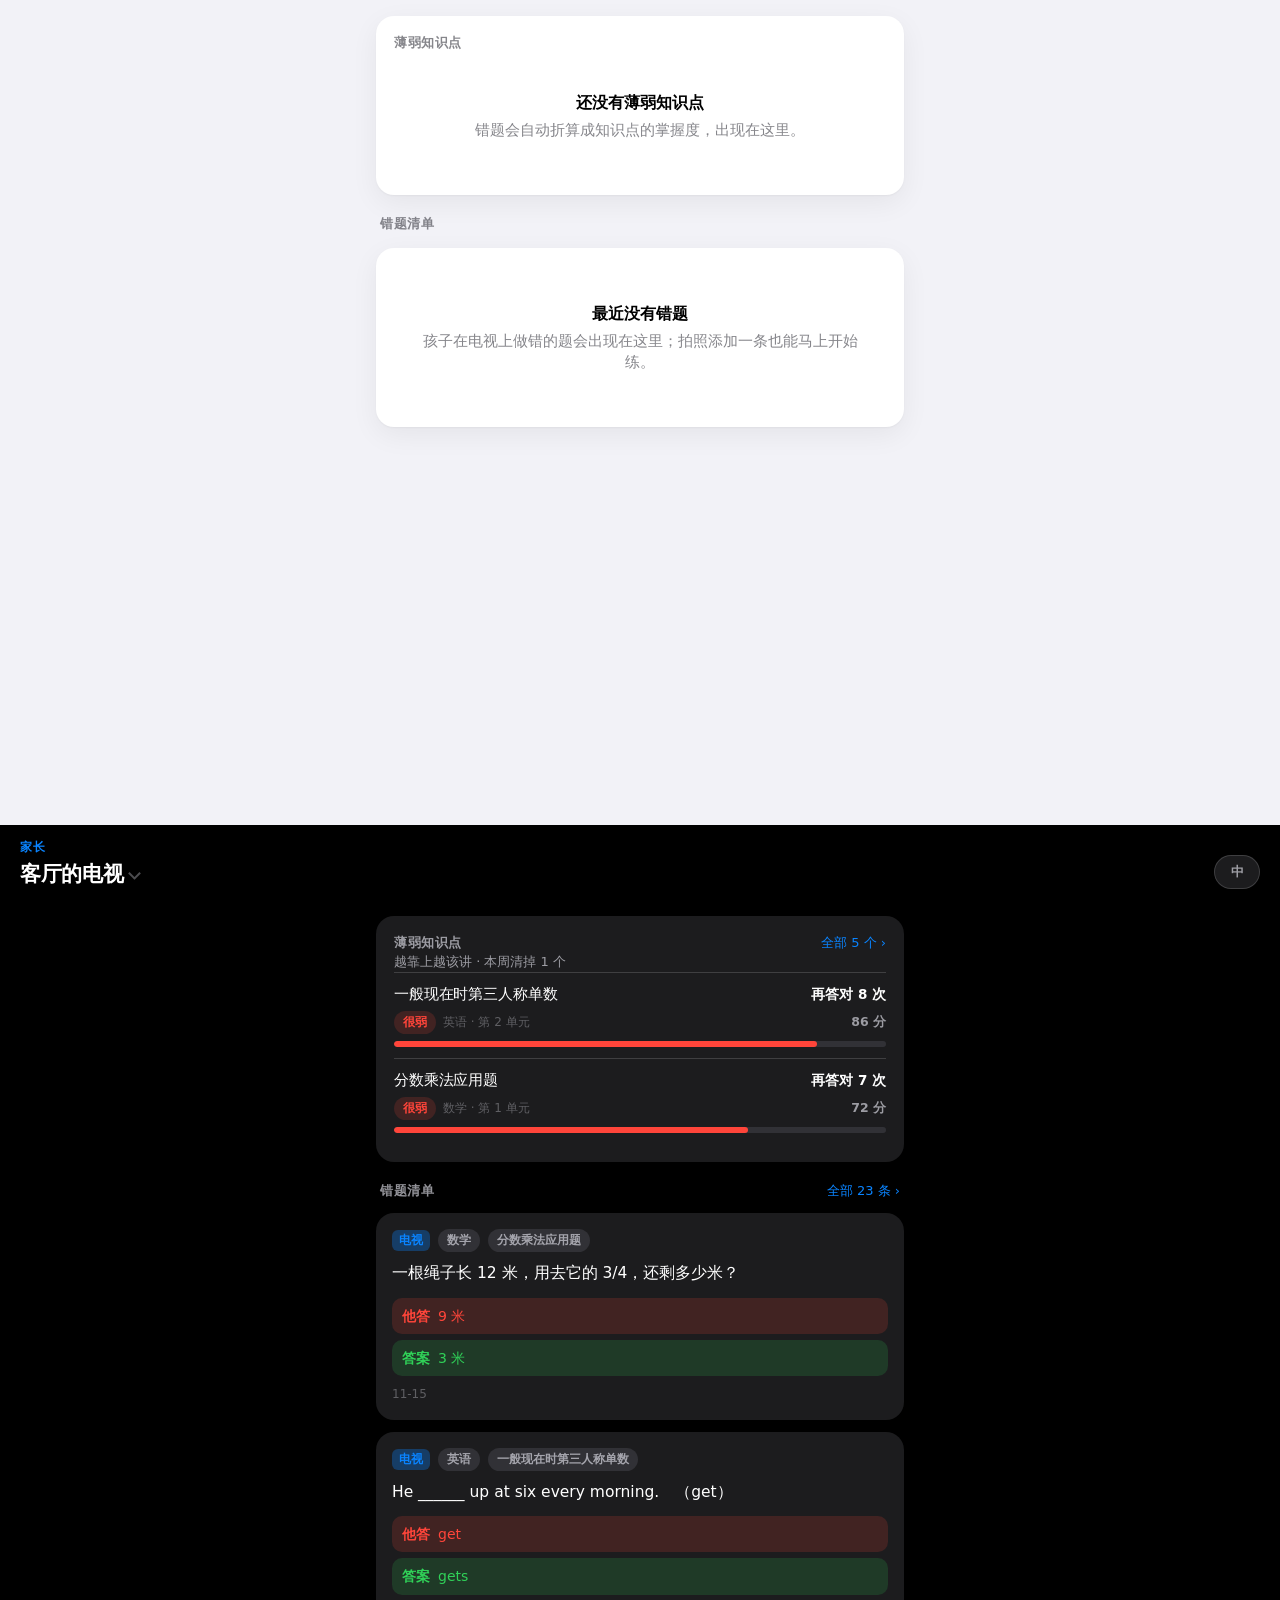
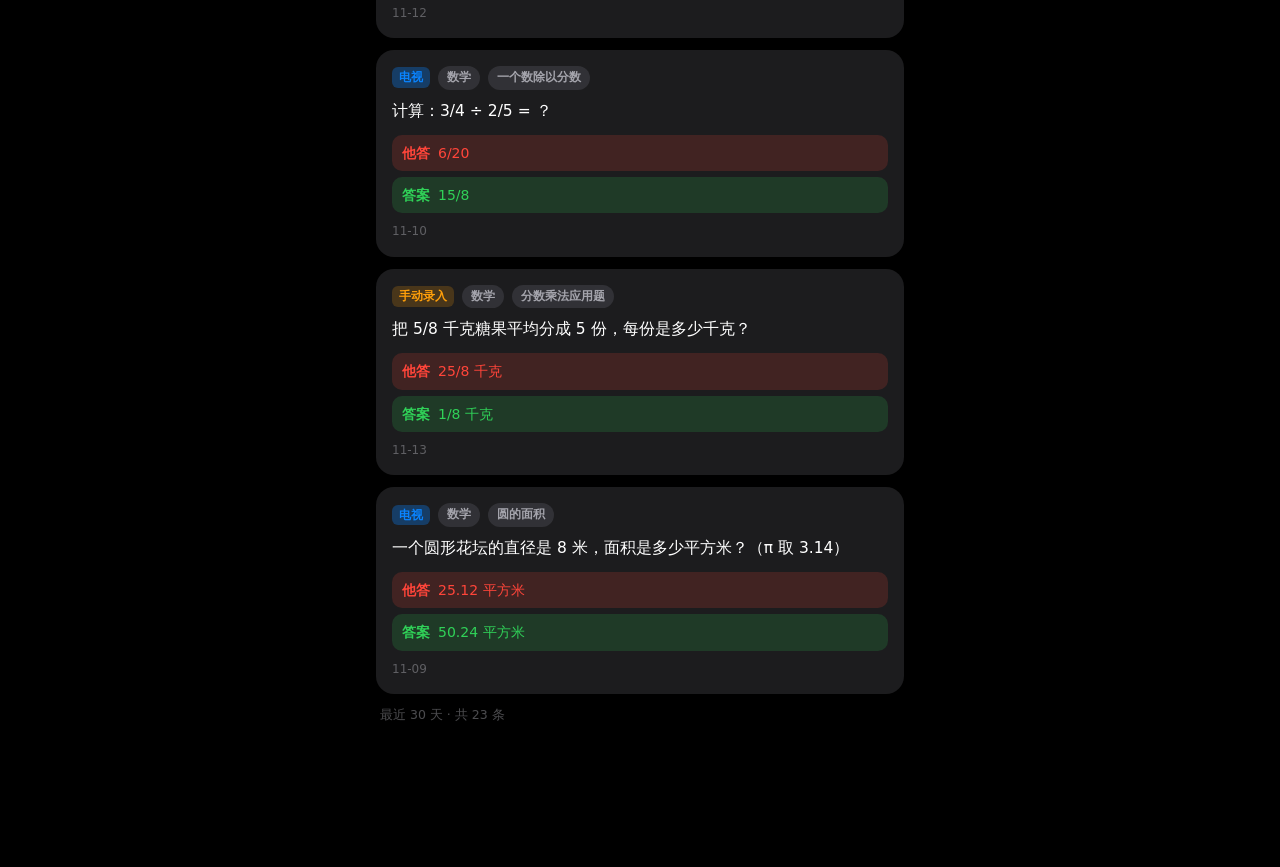
<file: docs/mockups/wrongbook-h5.html>
<!doctype html>
<html lang="zh-CN">
<head>
<meta charset="utf-8">
<!-- 少了这一行，移动端模拟会按 980px 默认视口排版再缩小到 390，整张图像被缩印过一遍：
     卡片变小、行距变密，看着像 CSS 写错，其实是视口没声明。 -->
<meta name="viewport" content="width=device-width, initial-scale=1, viewport-fit=cover">
<title>Aerial · 错题本 H5 界面稿</title>
<!-- 复用真机的 app.css：圆角、色值、字号、深色变量全部同源，截图即界面稿，改样式只改一处。 -->
<link rel="stylesheet" href="../../server/web/app.css">
<style>
  /* 只补 app.css 里还没有的几个组件：掌握度行、分数条、来源角标、底部主按钮、筛选条。 */
  html, body { margin: 0; background: var(--bg); }

  .wrap { min-height: 100dvh; }
  .wrap[hidden] { display: none; }

  /* .topbar-title 在 app.css 里是 column（eyebrow 压在标题上），返回按钮要横排 */
  .topbar-title.back { flex-direction: row; align-items: center; gap: 5px; }
  /* app.css 给 h1 挂了一个「可切换」的下拉箭头；返回按钮不是切换器，得去掉 */
  .topbar-title.back h1::after { display: none; }
  .back svg { width: 20px; height: 20px; fill: none; stroke: var(--tint); stroke-width: 2.2;
              stroke-linecap: round; stroke-linejoin: round; }

  /* 掌握度行 */
  .mrow { padding: 11px 0; border-top: 1px solid var(--sep); }
  .mrow:first-of-type { border-top: 0; }
  .mrow .top { display: flex; align-items: baseline; justify-content: space-between; gap: 10px; }
  .mrow .nm { font-size: 15px; font-weight: 500; letter-spacing: -0.01em; }
  .mrow .need { font-size: 13.5px; font-weight: 600; color: var(--label); white-space: nowrap;
                font-variant-numeric: tabular-nums; }
  .mrow .need.done { color: var(--ok); }
  .mrow .sub2 { display: flex; align-items: center; gap: 7px; margin: 5px 0 7px; }
  .mrow .sub2 .u { font-size: 12px; color: var(--tertiary); }
  .mrow .sub2 .sc { margin-left: auto; font-size: 12.5px; font-weight: 600; color: var(--secondary);
                    font-variant-numeric: tabular-nums; }
  .mbar { height: 6px; border-radius: 999px; background: var(--fill); overflow: hidden;
          margin-top: 2px; }
  .mbar > i { display: block; height: 100%; border-radius: 999px; background: var(--bad); }
  .mbar.l1 > i { background: var(--tint); }
  /* 需巩固的徽标跟蓝色进度条同色系；默认灰底会让「需巩固」看起来像「无标签」 */
  .pill.l1 { background: var(--tint-soft); color: var(--tint); }  .mbar.l2 > i { background: #ff9500; }
  .mbar.l3 > i { background: var(--bad); }

  .sec { display: flex; align-items: baseline; justify-content: space-between;
         margin: 20px 4px 0; }
  .sec h2 { margin: 0; font-size: 13px; font-weight: 600; letter-spacing: 0.04em;
            text-transform: uppercase; color: var(--secondary); }
  .sec a { font-size: 13px; color: var(--tint); text-decoration: none; }
  /* 卡片标题行右侧放一个「全部 N 个 ›」，与 .card h2 同字号 */
  .sec-in { display: flex; align-items: baseline; justify-content: space-between; }
  .sec-in h2 { margin: 0; font-size: 13px; font-weight: 600; letter-spacing: 0.04em;
               text-transform: uppercase; color: var(--secondary); }
  .sec-in a { font-size: 13px; color: var(--tint); text-decoration: none; }

  /* 来源角标 */
  .src { display: inline-flex; align-items: center; gap: 3px; font-size: 11.5px; font-weight: 600;
         padding: 2px 7px; border-radius: 6px; background: var(--fill); color: var(--secondary); }
  .src.tv { background: var(--tint-soft); color: var(--tint); }
  .src.man { background: rgba(255, 149, 0, 0.14); color: #b26a00; }

  /* 底部主按钮 */
  .dock { position: fixed; left: 0; right: 0; bottom: var(--tabbar); z-index: 8;
          padding: 12px 16px 12px;
          background: linear-gradient(to bottom, transparent, var(--bg) 46%); }
  .dock .primary { margin: 0; }
  .view.has-dock { padding-bottom: calc(var(--tabbar) + 84px); }

  /* 筛选条 */
  .filters { display: flex; gap: 7px; margin: 10px 0 2px; }
  .filters .f { border: 1px solid var(--sep); background: var(--card); color: var(--secondary);
                border-radius: 999px; padding: 6px 12px; font-size: 13px; font-weight: 500; }
  .filters .f.on { background: var(--tint); border-color: var(--tint); color: #fff; font-weight: 600; }
  .filters .f b { font-weight: 600; opacity: 0.7; margin-left: 4px; }

  /* 详情页头部：分数单独一行，档位徽标跟在下方的说明行首，避免贴在数字底部 */
  .hero { margin: 6px 0 6px; }
  .hero .big { font-size: 52px; display: block; line-height: 1; }
  .heroline { display: flex; align-items: center; gap: 8px; margin-top: 10px; font-size: 13.5px;
              color: var(--secondary); }
  .heroline b { color: var(--label); }

  /* 流水 */
  .flow { display: grid; }
  .flow .f { display: flex; align-items: center; gap: 10px; padding: 10px 0;
             border-top: 1px solid var(--sep); font-size: 13.5px; }
  .flow .f:first-child { border-top: 0; }
  .flow .f .when { color: var(--tertiary); font-size: 12px; font-variant-numeric: tabular-nums;
                   flex: 0 0 auto; }
  .flow .f .what { color: var(--label); }
  .flow .f .d { margin-left: auto; font-weight: 600; font-variant-numeric: tabular-nums; }
  .flow .f .d.up { color: var(--bad); }
  .flow .f .d.dn { color: var(--ok); }

  /* 表单 */
  .seg { display: flex; gap: 3px; background: var(--fill); border-radius: 11px; padding: 3px;
         margin: 0 0 10px; }
  .sheet .footer-note { margin: 8px 4px 14px; }
  /* 真机上 sheet 高于视口时内部滚动；这里内容已裁到一屏内，但保留 max-height 以免以后加字段又溢出 */
  .sheet { max-height: 92dvh; overflow-y: auto; }
  .seg b { flex: 1; text-align: center; font-size: 14px; font-weight: 500; padding: 7px 0;
           border-radius: 9px; color: var(--secondary); }
  .seg b.on { background: var(--card); color: var(--label); font-weight: 600;
              box-shadow: 0 1px 2px rgba(0,0,0,0.1); }

  /* 深色截屏：把 app.css 的深色块提到这一屏上，不改系统偏好也能出图。 */
  .force-dark {
    /* 必须一起改 color：app.css 的 body{color:var(--label)} 用的是 :root 的值，
       只覆盖变量的话卡片里没显式设色的文字还是黑的（深色底上直接看不见）。 */
    color: var(--label);
    --bg: #000; --card: #1c1c1e; --card-2: #232325; --label: #fff;
    --secondary: rgba(235,235,245,0.62); --tertiary: rgba(235,235,245,0.32);
    --sep: rgba(84,84,88,0.62); --tint: #0a84ff; --tint-soft: rgba(10,132,255,0.32);
    --fill: rgba(118,118,128,0.24); --ok: #30d158; --ok-soft: rgba(48,209,88,0.16);
    --bad: #ff453a; --bad-soft: rgba(255,69,58,0.16); --shadow: none;
    background: #000;
  }
  .force-dark .src.man { background: rgba(255,159,10,0.2); color: #ff9f0a; }
  .force-dark .mbar.l2 > i { background: #ff9f0a; }

  /* 截屏时隐藏走查用的说明条 */
  .cap { position: fixed; left: 0; right: 0; bottom: 0; z-index: 50; display: none; }
</style>
</head>
<body>

<div id="root"></div>

<script>
// ------------------------------------------------------------------ 数据
// 全部为虚构示例。分数与「再答对 N 次」按 WRONGBOOK.md §5.3 的公式推导：
//   N = ceil((M - 11) / 10)
const MASTERY = [
  { name: '一般现在时第三人称单数', unit: '英语 · 第 2 单元', score: 86 },
  { name: '分数乘法应用题',          unit: '数学 · 第 1 单元', score: 72 },
  { name: '一个数除以分数',          unit: '数学 · 第 3 单元', score: 65 },
  { name: '分数乘分数',              unit: '数学 · 第 1 单元', score: 44 },
  { name: '圆的面积',                unit: '数学 · 第 5 单元', score: 28 },
];
const LV = ['牢固', '需巩固', '不牢', '很弱'];
const WEIGHT = [1, 2, 3, 4];
const TARGET = [0, 5, 7, 10];

const lvl = s => (s <= 11 ? 0 : s <= 35 ? 1 : s <= 70 ? 2 : 3);
const needOf = s => Math.ceil((s - 11) / 10);

const WRONG = [
  { src: 'tv',  day: '11-15', subj: '数学', topic: '分数乘法应用题',
    stem: '一根绳子长 12 米，用去它的 3/4，还剩多少米？',
    yours: '9 米', right: '3 米',
    why: '3/4 是「用去的部分」。先算用去 12×3/4 = 9 米，再算剩下 12 − 9 = 3 米。' },
  { src: 'man', day: '11-13', subj: '数学', topic: '分数乘法应用题',
    stem: '把 5/8 千克糖果平均分成 5 份，每份是多少千克？',
    yours: '25/8 千克', right: '1/8 千克',
    why: '平均分要用除法：5/8 ÷ 5 = 1/8。乘 5 是「求 5 份一共多少」，方向反了。' },
  { src: 'tv',  day: '11-12', subj: '英语', topic: '一般现在时第三人称单数',
    stem: 'He ______ up at six every morning.　（get）',
    yours: 'get', right: 'gets',
    why: '主语是 he（第三人称单数），every morning 表示习惯，动词要加 s。' },
  { src: 'tv',  day: '11-10', subj: '数学', topic: '一个数除以分数',
    stem: '计算：3/4 ÷ 2/5 = ？',
    yours: '6/20', right: '15/8',
    why: '除以一个分数等于乘它的倒数：3/4 × 5/2 = 15/8。直接分子分母相乘是把除法当乘法了。' },
  { src: 'tv',  day: '11-09', subj: '数学', topic: '圆的面积',
    stem: '一个圆形花坛的直径是 8 米，面积是多少平方米？（π 取 3.14）',
    yours: '25.12 平方米', right: '50.24 平方米',
    why: '面积公式用的是半径：8 ÷ 2 = 4 米，3.14 × 4² = 50.24。25.12 是周长的一半。' },
];

// ------------------------------------------------------------------ 组件
const esc = s => String(s).replace(/[&<>"]/g, c => ({ '&': '&amp;', '<': '&lt;', '>': '&gt;', '"': '&quot;' }[c]));

function topbar({ title, back }) {
  return `<header class="topbar">
    ${back
      ? `<button class="topbar-title back" type="button">
           <svg viewBox="0 0 24 24"><path d="M14.5 5.5 8 12l6.5 6.5"/></svg>
           <h1>${esc(title)}</h1></button>`
      : `<button class="topbar-title" type="button">
           <p class="eyebrow">家长</p><h1>${esc(title)}</h1></button>`}
    <button class="chip" type="button">中</button>
  </header>`;
}

function tabbar(on) {
  const t = (id, label, icon) => `<button class="tab ${on === id ? 'is-on' : ''}" type="button">
      ${icon}<span>${label}</span></button>`;
  return `<nav class="tabbar">
    ${t('today', '今日', '<svg viewBox="0 0 24 24"><circle cx="12" cy="12" r="8.2"/><path d="M12 7.6V12l3 1.9"/></svg>')}
    ${t('week', '周报', '<svg viewBox="0 0 24 24"><path d="M5 19V11M12 19V5M19 19v-5"/></svg>')}
    ${t('wrong', '错题本', '<svg viewBox="0 0 24 24"><path d="M6 4.5h9.5L20 9v10.5H6z"/><path d="M9 12.5h8M9 16h5"/></svg>')}
    ${t('settings', '设置', '<svg viewBox="0 0 24 24"><path d="M4 8h10M18 8h2M4 16h4M12 16h8"/><circle cx="16" cy="8" r="2.2"/><circle cx="10" cy="16" r="2.2"/></svg>')}
  </nav>`;
}

function mrow(m, opts = {}) {
  const l = lvl(m.score);
  const n = needOf(m.score);
  return `<div class="mrow">
    <div class="top">
      <span class="nm">${esc(m.name)}</span>
      <span class="need">再答对 ${n} 次</span>
    </div>
    <div class="sub2">
      <span class="pill ${l >= 2 ? 'bad' : l === 1 ? 'l1' : ''}">${LV[l]}</span>
      <span class="u">${esc(m.unit)}</span>
      <span class="sc">${m.score} 分</span>
    </div>
    <div class="mbar l${l}"><i style="width:${m.score}%"></i></div>
  </div>`;
}

function qcard(q, showWhy) {
  return `<div class="q">
    <div class="head">
      <span class="src ${q.src}">${q.src === 'tv' ? '电视' : '手动录入'}</span>
      <span class="pill">${esc(q.subj)}</span>
      <span class="pill">${esc(q.topic)}</span>
    </div>
    <p class="stem">${esc(q.stem)}</p>
    <div class="answer">
      <div class="line yours"><b>他答</b><span>${esc(q.yours)}</span></div>
      <div class="line right"><b>答案</b><span>${esc(q.right)}</span></div>
    </div>
    ${showWhy && q.why ? `<p class="why">${esc(q.why)}</p>` : ''}
    <p class="meta">${esc(q.day)}</p>
  </div>`;
}

// ------------------------------------------------------------------ 屏 1：错题本总览
function sOverview(dark) {
  return `<div class="wrap ${dark ? 'force-dark' : ''}">
    ${topbar({ title: '客厅的电视' })}
    <main class="view has-dock">
      <div class="card">
        <div class="sec-in"><h2>薄弱知识点</h2><a href="#">全部 5 个 ›</a></div>
        <p class="sub">越靠上越该讲 · 本周清掉 1 个</p>
        ${MASTERY.slice(0, 2).map(m => mrow(m)).join('')}
      </div>
      <div class="sec"><h2>错题清单</h2><a href="#">全部 23 条 ›</a></div>
      ${qcard(WRONG[0], false)}
      ${qcard(WRONG[2], false)}
      ${qcard(WRONG[3], false)}
      ${qcard(WRONG[1], false)}
      ${qcard(WRONG[4], false)}
      <p class="footer-note">最近 30 天 · 共 23 条</p>
    </main>
    <div class="dock"><button class="primary" type="button">拍照添加错题</button></div>
    ${tabbar('wrong')}
  </div>`;
}

// ------------------------------------------------------------------ 屏 2：薄弱知识点列表
function sTopics() {
  return `<div class="wrap">
    ${topbar({ title: '薄弱知识点', back: true })}
    <main class="view">
      <div class="card">
        <h2>本周该讲</h2>
        <p class="sub">一周讲掉 1–2 个就够，不用全清</p>
        <div class="kv">
          <div class="row"><span class="k">① 一般现在时第三人称单数</span>
            <span class="v dim">很弱 · 86 分</span></div>
          <div class="row"><span class="k">② 分数乘法应用题</span>
            <span class="v dim">很弱 · 72 分</span></div>
          <div class="row"><span class="k">③ 一个数除以分数</span>
            <span class="v dim">不牢 · 65 分</span></div>
        </div>
      </div>

      <div class="card">
        <h2>全部 5 个</h2>
        ${MASTERY.map(m => mrow(m)).join('')}
      </div>
      <div class="card"><h2>近 7 天</h2><div class="kv">
        <div class="row"><span class="k">新增薄弱知识点</span><span class="v">2 个</span></div>
        <div class="row"><span class="k">已经过关</span><span class="v">1 个</span></div>
        <div class="row"><span class="k">平均掌握度</span><span class="v">59 分 → 62 分</span></div>
      </div></div>

      <p class="footer-note">分数越高说明越不牢固。孩子每做对一次扣 10 分，连续做对两次再多扣 10 分；
        扣到 11 分以下就不再出现在电视的错题训练里。</p>
      <button class="quiet" type="button">手动调整掌握度</button>
    </main>
    ${tabbar('wrong')}
  </div>`;
}

// ------------------------------------------------------------------ 屏 3：知识点详情
function sDetail(dark) {
  const m = MASTERY[1];          // 分数乘法应用题 72 分
  const l = lvl(m.score), n = needOf(m.score);
  const flow = [
    ['11-15 20:22', '电视答错', +12],
    ['11-15 20:14', '电视答对', -10],
    ['11-15 20:09', '答对（连对加成）', -10],
    ['11-13 19:40', '手动录入 2 道', +28],
  ];
  return `<div class="wrap ${dark ? 'force-dark' : ''}">
    ${topbar({ title: '分数乘法应用题', back: true })}
    <main class="view">
      <div class="card">
        <div class="hero"><span class="big">${m.score}</span></div>
        <div class="heroline"><span class="pill bad">${LV[l]}</span>
          <span>再答对 <b>${n} 次</b>就过关 · 按每天 3 题算约 3 天</span></div>
        <div class="mbar l${l}" style="margin-top:14px"><i style="width:${m.score}%"></i></div>
      </div>

      <div class="card"><div class="kv">
        <div class="row"><span class="k">出题权重</span><span class="v">${WEIGHT[l]} 倍（最弱档）</span></div>
        <div class="row"><span class="k">目标题量</span><span class="v">${TARGET[l]} 题</span></div>
        <div class="row"><span class="k">题库已有</span><span class="v">${TARGET[l]} 题</span></div>
        <div class="row"><span class="k">今天已出</span><span class="v dim">2 题（上限 3）</span></div>
      </div></div>

      <div class="card">
        <h2>加减分记录</h2>
        <div class="flow">
          ${flow.map(([w, t, d]) => `<div class="f"><span class="when">${w}</span>
            <span class="what">${t}</span>
            <span class="d ${d > 0 ? 'up' : 'dn'}">${d > 0 ? '+' : '−'}${Math.abs(d)}</span></div>`).join('')}
        </div>
      </div>
      <p class="footer-note">每一次加减分都可回放，家长可以核到具体是哪一道题。</p>

      <div class="sec"><h2>这个知识点的错题</h2><a href="#">全部 5 条 ›</a></div>
      ${qcard(WRONG[0], false)}
    </main>
    ${tabbar('wrong')}
  </div>`;
}

// ------------------------------------------------------------------ 屏 4：错题清单
function sList() {
  return `<div class="wrap">
    ${topbar({ title: '错题清单', back: true })}
    <main class="view">
      <div class="filters">
        <button class="f on" type="button">全部<b>23</b></button>
        <button class="f" type="button">电视<b>18</b></button>
        <button class="f" type="button">手动录入<b>5</b></button>
      </div>
      ${WRONG.map(q => qcard(q, true)).join('')}
      <p class="footer-note">最近 30 天 · 共 23 条。答案与解析只给家长看，孩子端不显示。</p>
    </main>
    ${tabbar('wrong')}
  </div>`;
}

// ------------------------------------------------------------------ 屏 5：添加错题（拍照入口 + 手动降级）
function sAdd() {
  return `<div class="wrap">
    ${topbar({ title: '客厅的电视' })}
    <main class="view">
      <div class="card">
        <h2>薄弱知识点</h2>
        <p class="sub">越靠上越该讲 · 5 个待清</p>
        ${MASTERY.slice(0, 3).map(m => mrow(m)).join('')}
      </div>
    </main>
    ${tabbar('wrong')}

    <div class="sheet-backdrop">
      <div class="sheet">
        <h2>添加错题</h2>
        <div class="seg"><b class="on">数学</b><b>语文</b><b>英语</b></div>
        ${[
          ['分数乘法应用题', '第 1 单元', true],
          ['分数乘分数', '第 1 单元', false],
          ['圆的面积', '第 5 单元', false],
        ].map(([t, u, on]) => `<button class="sheet-row ${on ? 'is-on' : ''}" type="button">
            <strong>${t}</strong><span>${on ? '✓ 已选' : u}</span></button>`).join('')}
        <div class="row" style="border-top:1px solid var(--sep);margin-top:4px">
          <span class="k">错了几道</span>
          <div class="stepper"><button type="button">−</button>
            <span class="val">3 道</span><button type="button">+</button></div>
        </div>
        <p class="footer-note">拍照识别试卷还在做，先用下面的方式：选一个知识点、填错了几个，20 秒录完。</p>
        <button class="primary" type="button" style="margin-top:0">保存并生成相似题</button>
      </div>
    </div>
  </div>`;
}

// ------------------------------------------------------------------ 屏 6：空状态
function sEmpty() {
  return `<div class="wrap">
    ${topbar({ title: '客厅的电视' })}
    <main class="view has-dock">
      <div class="card">
        <h2>薄弱知识点</h2>
        <div class="empty"><strong>还没有薄弱知识点</strong>
          错题会自动折算成知识点的掌握度，出现在这里。</div>
      </div>
      <div class="sec"><h2>错题清单</h2></div>
      <div class="card">
        <div class="empty"><strong>最近没有错题</strong>
          孩子在电视上做错的题会出现在这里；拍照添加一条也能马上开始练。</div>
      </div>
    </main>
    <div class="dock"><button class="primary" type="button">拍照添加错题</button></div>
    ${tabbar('wrong')}
  </div>`;
}

// ------------------------------------------------------------------ 出图
const SCREENS = {
  overview: () => sOverview(false),
  topics:   () => sTopics(),
  detail:   () => sDetail(false),
  list:     () => sList(),
  add:      () => sAdd(),
  empty:    () => sEmpty(),
  dark:     () => sOverview(true),
};

const want = (location.search.match(/[?&]only=([\w-]+)/) || [])[1];
document.getElementById('root').innerHTML = want && SCREENS[want]
  ? SCREENS[want]()
  : Object.values(SCREENS).map(f => f()).join('');

// 只有带 ?probe=1 才跑：量一遍横向溢出，出图前用来定位被裁的元素。
if (/[?&]probe=1/.test(location.search)) {
  requestAnimationFrame(() => {
    const de = document.documentElement;
    const wide = [...document.querySelectorAll('*')]
      .filter(e => e.getBoundingClientRect().right > de.clientWidth + 0.5)
      .slice(0, 12)
      .map(e => `${e.tagName}.${(e.className || '-')} right=${Math.round(e.getBoundingClientRect().right)} w=${Math.round(e.getBoundingClientRect().width)}`);
    document.title = `SW=${de.scrollWidth} CW=${de.clientWidth} | ` + wide.join(' ;; ');
  });
}
</script>
</body>
</html>
</file>
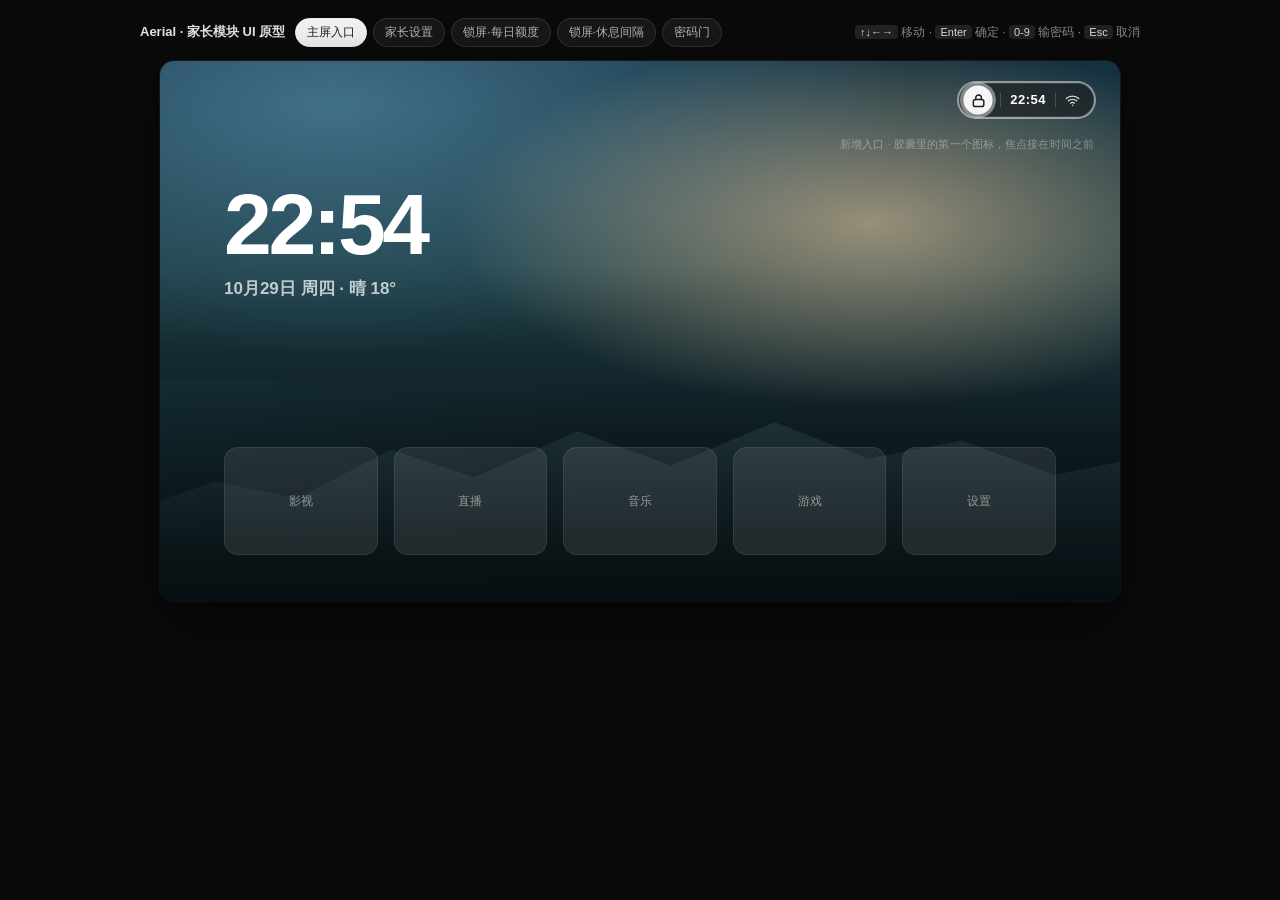
<file: docs/prototype/parental.html>
<!DOCTYPE html>
<html lang="zh-CN">
<head>
<meta charset="utf-8">
<meta name="viewport" content="width=device-width,initial-scale=1">
<title>Aerial 家长模块 · 界面原型</title>
<style>
  /* 全部尺寸按 Aerial 的 960×540 逻辑画布写：1px = 1dp */
  :root{
    --label:#fff;
    --sec:rgba(235,235,245,.60);
    --ter:rgba(235,235,245,.30);
    --fill:rgba(120,120,128,.18);
    --fill2:rgba(120,120,128,.32);
    --hair:rgba(255,255,255,.10);
    --focus:#F5F5F7;
    --onfocus:#1D1D1F;
    --green:#30D158;
    --orange:#FF9F0A;
    --red:#FF453A;
  }
  *{box-sizing:border-box;margin:0;padding:0}
  html,body{height:100%}
  body{
    background:#0a0a0b;color:#e8e8ea;
    font:14px/1.45 "Inter",-apple-system,"SF Pro Display","PingFang SC","Helvetica Neue",sans-serif;
    display:flex;flex-direction:column;align-items:center;gap:14px;padding:18px;
    -webkit-font-smoothing:antialiased;
  }
  /* ---- 画布外的控制条（不属于原型本身） ---- */
  .bar{width:100%;max-width:1000px;display:flex;flex-wrap:wrap;align-items:center;gap:10px;font-size:12px;color:#8b8b90}
  .bar b{color:#e8e8ea;font-size:13px;font-weight:600}
  .switch{display:flex;gap:6px;flex-wrap:wrap}
  .switch button{
    font:inherit;font-size:12px;padding:5px 11px;border-radius:999px;cursor:pointer;
    color:#b6b6bb;background:rgba(255,255,255,.06);border:1px solid rgba(255,255,255,.10);
  }
  .switch button:hover{background:rgba(255,255,255,.12);color:#fff}
  .switch button.on{background:#F5F5F7;color:#1D1D1F;border-color:#F5F5F7}
  .bar .tip{margin-left:auto}
  kbd{font:inherit;font-size:11px;padding:1px 5px;border-radius:4px;background:rgba(255,255,255,.1);color:#dcdce0}

  .frame{width:960px;height:540px;transform-origin:top left}
  .stage{
    position:relative;width:960px;height:540px;overflow:hidden;border-radius:14px;
    background:#000;box-shadow:0 24px 70px rgba(0,0,0,.6),0 0 0 1px rgba(255,255,255,.07);
    user-select:none;
  }

  /* ---- 壁纸（模拟航拍主屏，静止一帧） ---- */
  .wall{position:absolute;inset:0;transition:filter .35s ease,transform .35s ease;
    background:
      radial-gradient(70% 55% at 74% 30%, rgba(255,214,166,.55), transparent 62%),
      radial-gradient(90% 70% at 18% 8%, rgba(126,196,236,.42), transparent 66%),
      linear-gradient(180deg,#14313f 0%,#1b3a41 38%,#12242a 62%,#0a1417 100%);
  }
  .wall::after{content:"";position:absolute;left:0;right:0;bottom:0;height:220px;
    background:
      linear-gradient(180deg,rgba(8,20,24,0) 0%,rgba(6,14,17,.92) 78%),
      linear-gradient(105deg,rgba(20,44,50,.9) 0%,rgba(10,22,26,0) 46%);
  }
  .ridge{position:absolute;left:-4%;right:-4%;bottom:0;height:230px;opacity:.5;
    background:
      linear-gradient(180deg,rgba(120,160,168,.35),rgba(6,14,17,1)),
      linear-gradient(0deg,#0a1417,#16323a);
    clip-path:polygon(0 62%,9% 48%,17% 55%,26% 34%,34% 46%,44% 26%,53% 41%,63% 22%,72% 38%,81% 30%,90% 45%,100% 36%,100% 100%,0 100%);
  }
  .wall.blur{filter:blur(26px) brightness(.5) saturate(1.1);transform:scale(1.08)}
  .scrim{position:absolute;inset:0;background:rgba(0,0,0,.45)}
  .scrim.soft{background:rgba(0,0,0,.28)}

  .scene{position:absolute;inset:0;display:none}
  .scene.on{display:block}

  /* ---- 焦点 ---- */
  .focusable{outline:none;transition:transform .14s cubic-bezier(.23,1,.32,1),background-color .14s ease,color .14s ease,box-shadow .14s ease}
  .focusable.focused{transform:scale(1.06);z-index:3}

  /* ================= 场景 1：主屏右上角入口（胶囊里的第一个图标） ================= */
  .topbar{position:absolute;top:22px;right:26px;display:flex;align-items:center;gap:10px}
  .pill{
    display:flex;align-items:center;gap:9px;height:34px;padding:0 13px 0 5px;border-radius:999px;
    background:rgba(28,28,30,.62);border:1px solid rgba(255,255,255,.10);
    backdrop-filter:blur(18px);font-size:13px;font-weight:600;letter-spacing:.04em;color:#fff;
    transition:box-shadow .16s ease;
  }
  .pill.ring{box-shadow:0 0 0 2px rgba(245,245,247,.5)}
  .pill .sep{width:1px;height:14px;background:rgba(255,255,255,.18)}
  .pill > svg{opacity:.85}
  .pillbtn{
    display:flex;align-items:center;justify-content:center;width:26px;height:26px;border-radius:999px;
    color:#fff;flex:none;transition:background-color .14s ease,color .14s ease,transform .14s ease;
  }
  .pillbtn.focused{background:var(--focus);color:var(--onfocus);transform:scale(1.12);box-shadow:0 0 0 3px rgba(245,245,247,.45)}
  .hint{position:absolute;top:76px;right:26px;font-size:11px;color:rgba(235,235,245,.42);letter-spacing:.01em}

  .clock{position:absolute;left:64px;top:120px}
  .clock .t{font-size:86px;font-weight:700;letter-spacing:-.04em;line-height:1;color:#fff}
  .clock .d{margin-top:10px;font-size:17px;font-weight:600;color:rgba(255,255,255,.72)}
  .tiles{position:absolute;left:64px;right:64px;bottom:46px;display:grid;grid-template-columns:repeat(5,1fr);gap:16px}
  .tile{aspect-ratio:1.42;border-radius:14px;background:rgba(255,255,255,.09);border:1px solid rgba(255,255,255,.08);
    display:flex;align-items:center;justify-content:center;font-size:12px;color:rgba(255,255,255,.5)}

  /* ================= 设置面板 ================= */
  .panel{
    position:absolute;left:50%;top:50%;transform:translate(-50%,-50%);
    width:660px;padding:24px 26px 20px;border-radius:28px;
    background:rgba(24,24,26,.86);border:1px solid rgba(255,255,255,.09);
    backdrop-filter:blur(30px) saturate(1.15);
    box-shadow:0 30px 70px rgba(0,0,0,.55);
  }
  .phead{display:flex;align-items:center;gap:14px;margin-bottom:16px}
  .badge{width:38px;height:38px;border-radius:12px;display:flex;align-items:center;justify-content:center;
    background:rgba(255,159,10,.16);color:var(--orange);flex:none}
  .phead h1{font-size:19px;font-weight:600;letter-spacing:-.01em;color:#fff}
  .phead p{font-size:11px;color:var(--sec);margin-top:2px}
  .stat{margin-left:auto;text-align:right;font-size:11px;color:var(--sec);line-height:1.6}
  .stat b{font-size:14px;font-weight:600;color:#fff;letter-spacing:-.01em}
  .stat .warn{color:var(--orange)}

  .group{border-radius:16px;background:rgba(255,255,255,.05);overflow:hidden}
  .group + .group{margin-top:10px}
  .row{display:flex;align-items:center;gap:12px;height:54px;padding:0 14px 0 18px;position:relative}
  .row + .row::before{content:"";position:absolute;left:18px;right:0;top:0;height:1px;background:var(--hair)}
  .row .label{flex:1;font-size:14px;font-weight:500;color:#fff;white-space:nowrap;overflow:hidden;text-overflow:ellipsis}
  .row.off .label{color:var(--ter)}
  .row .sub{font-size:11px;color:var(--ter);margin-left:8px;font-weight:400}
  .ctrl{display:flex;align-items:center;gap:8px}

  .stepper{
    display:flex;align-items:center;gap:2px;height:34px;padding:0 4px;border-radius:10px;
    background:var(--fill);color:#fff;
  }
  .stepper.focused{background:var(--focus);color:var(--onfocus);transform:scale(1.05);box-shadow:0 0 0 3px rgba(245,245,247,.5)}
  .stepper .arrow{width:20px;text-align:center;font-size:16px;opacity:.55;line-height:1}
  .stepper.focused .arrow{opacity:.45}
  .stepper .val{min-width:62px;text-align:center;font-size:14px;font-weight:600;letter-spacing:-.01em;font-variant-numeric:tabular-nums}
  .stepper.off{background:rgba(120,120,128,.08);color:var(--ter)}
  /* 两段之间留 2px 缝，靠缝和白色焦点区分“这是两格”，不再塞第三个符号（会被白色控件挤掉） */
  .pair{display:flex;align-items:center;gap:2px;height:34px;padding:0 2px;border-radius:11px;background:var(--fill)}
  .seg{display:flex;align-items:center;gap:1px;height:30px;padding:0 2px;border-radius:9px;color:#fff;
    transition:background-color .14s ease,color .14s ease}
  .seg.focused{background:var(--focus);color:var(--onfocus)}
  .seg .arrow{width:17px;text-align:center;font-size:15px;opacity:.55;line-height:1}
  .seg.focused .arrow{opacity:.4}
  .seg .val{min-width:56px;text-align:center;font-size:14px;font-weight:600;letter-spacing:-.01em;
    font-variant-numeric:tabular-nums}
  .none{font-size:13px;color:var(--ter);padding:0 6px}

  .note{height:34px;padding:8px 4px 0;font-size:11px;color:var(--ter);line-height:1.5;
    display:-webkit-box;-webkit-line-clamp:2;-webkit-box-orient:vertical;overflow:hidden;transition:color .15s ease}
  /* 每日那一行的按键和别处不同（上下键换字段），说明文字提到二级白强调一下 */
  .note.strong{color:var(--sec)}

  .chev{display:flex;align-items:center;gap:8px;height:34px;padding:0 8px 0 12px;border-radius:10px;
    background:var(--fill);font-size:13px;font-weight:500;color:#fff}
  .chev.focused{background:var(--focus);color:var(--onfocus);transform:scale(1.05);box-shadow:0 0 0 3px rgba(245,245,247,.5)}
  .chev .k{font-size:13px;opacity:.5}

  /* ================= 锁屏 ================= */
  .lockwrap{position:absolute;inset:0;display:flex;flex-direction:column;align-items:center;justify-content:center;gap:0;
    background:radial-gradient(120% 90% at 50% 0%,rgba(28,44,52,.92),rgba(4,6,8,.98) 62%),#040608}
  .lockicon{color:rgba(255,255,255,.4)}
  .lockwrap h1{margin-top:18px;font-size:30px;font-weight:600;letter-spacing:-.02em;color:#fff}
  .lockwrap .why{margin-top:8px;font-size:14px;color:var(--sec)}
  .lockwrap .why b{color:#fff;font-weight:600}
  .count{margin:6px 0 2px;font-size:64px;font-weight:700;letter-spacing:-.02em;color:#fff;font-variant-numeric:tabular-nums;line-height:1.05}
  .cdlabel{margin-top:18px;font-size:11.5px;color:var(--ter);letter-spacing:.02em}
  .acts{margin-top:24px;display:flex;flex-direction:column;gap:10px;width:330px}
  .btn{display:flex;align-items:center;justify-content:space-between;gap:10px;height:44px;padding:0 18px;border-radius:12px;
    background:var(--fill);color:#fff;font-size:14px;font-weight:500}
  .btn.focused{background:var(--focus);color:var(--onfocus);transform:scale(1.03);box-shadow:0 0 0 3px rgba(245,245,247,.45)}
  .btn .hintk{font-size:11px;color:var(--ter);font-weight:400}
  .btn.focused .hintk{color:rgba(29,29,31,.5)}
  .btn.danger{color:var(--orange)}
  .btn.danger.focused{color:#7a4a00}
  .foot{position:absolute;left:0;right:0;bottom:26px;text-align:center;font-size:11px;color:rgba(235,235,245,.32)}
  .locktag{position:absolute;top:24px;left:50%;transform:translateX(-50%);
    display:flex;align-items:center;gap:6px;height:26px;padding:0 12px;border-radius:999px;
    background:rgba(255,159,10,.14);color:var(--orange);font-size:11px;font-weight:600}

  /* ================= 密码浮层 ================= */
  .sheet{position:absolute;inset:0;display:none;z-index:30;align-items:center;justify-content:center;
    background:rgba(0,0,0,.55)}
  .sheet.on{display:flex}
  .pad{width:280px;padding:22px 24px 20px;border-radius:22px;background:rgba(30,30,32,.92);
    border:1px solid rgba(255,255,255,.10);backdrop-filter:blur(26px);box-shadow:0 24px 60px rgba(0,0,0,.6);
    text-align:center}
  .pad h2{font-size:17px;font-weight:600;letter-spacing:-.01em;color:#fff}
  .padfoot{margin-top:12px;font-size:10.5px;color:var(--ter)}
  /* 门上的「修改密码」：真机上它是 PinPad.footer，遥控器一路按 ↓ 最后才到的那一项。
     这个原型不模拟弹层里的方向键，所以这里只画一个能用鼠标点的链接，不带焦点环。 */
  .padlink{margin-top:9px;padding:0;border:0;background:none;cursor:pointer;
    font-size:11.5px;letter-spacing:.01em;color:var(--sec)}
  .padlink:hover{color:#fff}
  .padlink[hidden]{display:none}
  .pad .hint2{margin-top:5px;font-size:11px;color:var(--sec);height:30px;line-height:1.4}
  .pad .hint2.err{color:var(--red)}
  .dots{display:flex;justify-content:center;gap:11px;margin:12px 0 16px;height:14px}
  .dot{width:14px;height:14px;border-radius:50%;border:1.5px solid #fff;flex:none;transition:background .1s}
  .dot.f{background:#fff}
  .dot.more{width:auto;height:14px;border:0;color:var(--sec);font-size:11px;line-height:14px}
  .keys{display:grid;grid-template-columns:repeat(3,64px);gap:10px;justify-content:center}
  .key{height:46px;border-radius:12px;background:var(--fill);display:flex;align-items:center;justify-content:center;
    font-size:17px;font-weight:600;color:#fff}
  .key.focused{background:var(--focus);color:var(--onfocus);transform:scale(1.08);box-shadow:0 0 0 3px rgba(245,245,247,.5)}
  .key.ok{font-size:13px;font-weight:600;background:rgba(48,209,88,.18);color:var(--green)}
  .key.ok.focused{background:var(--green);color:#04250f;box-shadow:0 0 0 3px rgba(48,209,88,.4)}
  .key.dis{background:rgba(120,120,128,.08);color:var(--ter)}
  .shake{animation:sh .3s}
  @keyframes sh{0%,100%{transform:translateX(0)}25%{transform:translateX(-7px)}75%{transform:translateX(7px)}}
  .field{margin:14px 0 6px;display:flex;align-items:center;gap:8px;height:40px;padding:0 12px;border-radius:10px;
    background:rgba(255,255,255,.07);border:1px solid rgba(255,255,255,.12);font-size:13px;color:#fff;text-align:left}
  .field .txt{flex:1;letter-spacing:.06em;font-variant-numeric:tabular-nums;white-space:nowrap;overflow:hidden}
  .field .txt.empty{color:var(--ter);letter-spacing:0}
  .field .caret{width:1.5px;height:16px;background:#fff;animation:bl 1s steps(1) infinite}
  @keyframes bl{50%{opacity:0}}

  /* toast */
  .toast{position:absolute;left:50%;bottom:52px;transform:translate(-50%,10px);z-index:40;
    display:flex;align-items:center;gap:8px;height:36px;padding:0 16px;border-radius:999px;
    background:rgba(48,209,88,.16);border:1px solid rgba(48,209,88,.35);color:#9df0b6;font-size:12.5px;font-weight:500;
    opacity:0;pointer-events:none;transition:opacity .2s,transform .2s}
  .toast.on{opacity:1;transform:translate(-50%,0)}
</style>
</head>
<body>

<div class="bar">
  <b>Aerial · 家长模块 UI 原型</b>
  <div class="switch" id="sw">
    <button data-go="home" class="on">主屏入口</button>
    <button data-go="settings">家长设置</button>
    <button data-go="daily">锁屏·每日额度</button>
    <button data-go="interval">锁屏·休息间隔</button>
    <button data-go="gate">密码门</button>
  </div>
  <span class="tip"><kbd>↑↓←→</kbd> 移动 · <kbd>Enter</kbd> 确定 · <kbd>0-9</kbd> 输密码 · <kbd>Esc</kbd> 取消</span>
</div>

<div class="frame" id="frame">
<div class="stage" id="stage">

  <!-- ========== 主屏 + 右上角入口 ========== -->
  <div class="scene on" data-scene="home">
    <div class="wall"></div><div class="ridge"></div>
    <div class="clock">
      <div class="t">22:54</div>
      <div class="d">10月29日 周四 · 晴 18°</div>
    </div>
    <div class="topbar">
      <div class="pill" id="pill">
        <div class="pillbtn focusable" data-act="gate" data-first="1" title="家长模式">
          <svg width="15" height="15" viewBox="0 0 24 24" fill="none" stroke="currentColor" stroke-width="2.1" stroke-linecap="round">
            <rect x="4.5" y="10.5" width="15" height="10" rx="3"/><path d="M8 10.5V8a4 4 0 0 1 8 0v2.5"/>
          </svg>
        </div>
        <span class="sep"></span>
        <span>22:54</span>
        <span class="sep"></span>
        <svg width="15" height="15" viewBox="0 0 24 24" fill="none" stroke="currentColor" stroke-width="2" stroke-linecap="round">
          <path d="M2 8.8a15 15 0 0 1 20 0"/><path d="M5.5 12.5a10 10 0 0 1 13 0"/><path d="M9 16.2a5 5 0 0 1 6 0"/><circle cx="12" cy="19.5" r="1.2" fill="currentColor" stroke="none"/>
        </svg>
      </div>
    </div>
    <div class="hint">新增入口 · 胶囊里的第一个图标，焦点接在时间之前</div>
    <div class="tiles">
      <div class="tile">影视</div><div class="tile">直播</div><div class="tile">音乐</div><div class="tile">游戏</div><div class="tile">设置</div>
    </div>
  </div>

  <!-- ========== 家长设置 ========== -->
  <div class="scene" data-scene="settings">
    <div class="wall blur"></div><div class="scrim"></div>
    <div class="panel">
      <div class="phead">
        <div class="badge">
          <svg width="19" height="19" viewBox="0 0 24 24" fill="none" stroke="currentColor" stroke-width="2" stroke-linecap="round">
            <rect x="4.5" y="10.5" width="15" height="10" rx="3"/><path d="M8 10.5V8a4 4 0 0 1 8 0v2.5"/>
          </svg>
        </div>
        <div>
          <h1>家长设置</h1>
          <p>离开本页后需要密码才能再次进入</p>
        </div>
        <div class="stat">
          今日已看 <b id="st-daily">1 小时 12 分</b><br>
          单次已用 <b id="st-sess">12 分</b> <span id="st-sess-max">/ 45 分</span>
        </div>
      </div>

      <div class="group">
        <div class="row" id="row-daily" data-note="每天累计播放的视频时长，到点锁屏。0 小时 0 分表示不限制。左右调值，上下（或 OK）在时/分之间切换。">
          <span class="label">每日观看时长</span>
          <div class="ctrl" id="c-daily">
            <div class="pair">
              <div class="seg focusable" data-step="dailyH" data-first="1">
                <span class="arrow">‹</span><span class="val" data-v="dailyH">2 小时</span><span class="arrow">›</span>
              </div>
              <div class="seg focusable" data-step="dailyM">
                <span class="arrow">‹</span><span class="val" data-v="dailyM">0 分</span><span class="arrow">›</span>
              </div>
            </div>
          </div>
        </div>
        <div class="row" data-note="连续观看达到该时长后锁屏，进入休息倒计时。0 表示不限制。">
          <span class="label">单次观看时长</span>
          <div class="ctrl">
            <div class="stepper focusable" data-step="session">
              <span class="arrow">‹</span><span class="val" data-v="session">45 分钟</span><span class="arrow">›</span>
            </div>
          </div>
        </div>
        <div class="row" id="row-interval" data-note="单次到点后必须等待这么久的睡眠时间。单次设为不限时，此项不会触发。">
          <span class="label">观看间隔时长</span>
          <div class="ctrl">
            <div class="stepper focusable" data-step="interval">
              <span class="arrow">‹</span><span class="val" data-v="interval">10 分钟</span><span class="arrow">›</span>
            </div>
          </div>
        </div>
      </div>

      <div class="group">
        <div class="row" data-note="修改密码需要管理员口令。忘记密码时，管理员口令就是恢复入口。">
          <span class="label">修改密码</span>
          <div class="ctrl"><div class="chev focusable" data-act="changepin"><span>8–12 位</span><span class="k">›</span></div></div>
        </div>
        <div class="row" data-note="退出后回到主屏；再次点击右上角锁图标需要输入密码。">
          <span class="label">退出家长模块</span>
          <div class="ctrl"><div class="chev focusable" data-act="exit"><span>需要密码再次进入</span><span class="k">›</span></div></div>
        </div>
      </div>

      <div class="note" id="note">每天累计播放的视频时长，到点锁屏。0 小时 0 分表示不限制。</div>
    </div>
  </div>

  <!-- ========== 锁屏：每日额度 ========== -->
  <div class="scene" data-scene="daily">
    <div class="lockwrap">
      <div class="locktag">家长模式已锁定</div>
      <svg class="lockicon" width="34" height="34" viewBox="0 0 24 24" fill="none" stroke="currentColor" stroke-width="1.8" stroke-linecap="round">
        <rect x="4.5" y="10.5" width="15" height="10" rx="3"/><path d="M8 10.5V8a4 4 0 0 1 8 0v2.5"/>
      </svg>
      <h1>今天的观看时间用完了</h1>
      <div class="why">今日已看 <b id="d-used">2 小时 0 分</b> · 明天 00:00 恢复</div>

      <div class="acts">
        <div class="btn focusable" data-ext="30"><span>延长 30 分钟</span><span class="hintk">需密码</span></div>
        <div class="btn focusable" data-ext="60"><span>延长 1 小时</span><span class="hintk">需密码</span></div>
        <div class="btn focusable" data-ext="120"><span>延长 2 小时</span><span class="hintk">需密码</span></div>
        <div class="btn danger focusable" data-ext="all"><span>今日不再限制总时长</span><span class="hintk">需密码</span></div>
      </div>
      <div class="foot">延长只加当日额度 · 单次观看仍在计时（<span id="d-sess">45 分钟</span>一次）</div>
    </div>
  </div>

  <!-- ========== 锁屏：休息间隔 ========== -->
  <div class="scene" data-scene="interval">
    <div class="lockwrap">
      <div class="locktag">休息时间</div>
      <h1 style="margin-top:0">休息一下眼睛</h1>
      <div class="cdlabel">距离可以继续观看还有</div>
      <div class="count" id="cd">09:58</div>
      <div class="why">本次已看 <b id="i-sess">45 分钟</b> · 休息 <b id="i-int">10 分钟</b></div>

      <div class="acts">
        <div class="btn focusable" data-act="skip"><span>跳过本次休息</span><span class="hintk">需密码</span></div>
      </div>
      <div class="foot">倒计时期间按 HOME、返回都留在本页 · 跨天不打断</div>
    </div>
  </div>

  <!-- ========== 空场景：密码门（设置页前面板） ========== -->
  <div class="scene" data-scene="gate">
    <div class="wall blur"></div><div class="scrim"></div>
    <div class="panel" style="width:520px;text-align:center;padding:34px 30px 30px">
      <div class="badge" style="margin:0 auto 14px">
        <svg width="19" height="19" viewBox="0 0 24 24" fill="none" stroke="currentColor" stroke-width="2" stroke-linecap="round">
          <rect x="4.5" y="10.5" width="15" height="10" rx="3"/><path d="M8 10.5V8a4 4 0 0 1 8 0v2.5"/>
        </svg>
      </div>
      <h1 style="font-size:19px;font-weight:600;color:#fff">家长模式</h1>
      <p style="margin-top:6px;font-size:11.5px;color:var(--sec)">输入 8–12 位密码后进入设置</p>
      <div style="margin-top:26px;display:flex;justify-content:center">
        <div class="chev focusable" data-act="gate" style="height:40px;padding:0 22px;font-size:14px"><span>输入密码</span><span class="k">›</span></div>
      </div>
      <p style="margin-top:22px;font-size:11px;color:var(--ter)">首次使用会要求先设置密码</p>
    </div>
  </div>

  <!-- ========== 密码浮层 ========== -->
  <div class="sheet" id="sheet">
    <div class="pad" id="pad">
      <h2 id="pad-title">请输入家长密码</h2>
      <div class="hint2" id="pad-hint">演示密码 12345678 · 输入完成后按「确定」</div>
      <div class="dots" id="dots"></div>
      <div class="keys" id="keys"></div>
      <div class="padfoot">返回键取消</div>
      <button class="padlink" id="pad-link" type="button" hidden>修改密码 · 需管理员口令 ›</button>
    </div>
  </div>

  <div class="toast" id="toast">
    <svg width="14" height="14" viewBox="0 0 24 24" fill="none" stroke="currentColor" stroke-width="2.5" stroke-linecap="round"><path d="M4 12.5l5.2 5.2L20 7"/></svg>
    <span id="toast-t">已延长 30 分钟</span>
  </div>

</div>
</div>

<script>
/* ---------------- 状态 ---------------- */
const S = {
  dailyH: 2, dailyM: 0,        // 每日：0h0m = 不限
  session: 45,                 // 单次：0 = 不限
  interval: 10,                // 间隔：10–60，无 0
  usedDailyMin: 72,            // 演示：今日已用
  usedSessionMin: 12,
};
const LIMITS = { dailyH:[0,12,1], dailyM:[0,45,15], session:[0,60,15], interval:[10,60,10] };

const $ = s => document.querySelector(s);
const $$ = s => [...document.querySelectorAll(s)];
const stage = $('#stage');

/* ---------------- 场景 ---------------- */
let scene = 'home';
function go(name){
  scene = name;
  $$('.scene').forEach(el => el.classList.toggle('on', el.dataset.scene === name));
  closeSheet(true);
  toggleToast(false);
  if (name === 'interval') startCountdown();
  else stopCountdown();
  $$('#sw button').forEach(b => b.classList.toggle('on', b.dataset.go === name));
  requestAnimationFrame(() => {
    const first = $(`.scene.on .focusable[data-first], .scene.on .focusable`);
    if (first) setFocus(first);
  });
  if (name === 'daily') $('#d-used').textContent = fmt(dailyBudget() || 120);
}

/* ---------------- 焦点：几何就近 ---------------- */
let cur = null;
function pool(){ return [...document.querySelectorAll('.scene.on .focusable, .sheet.on .focusable')]
  .filter(e => !e.classList.contains('off') && e.getClientRects().length); }
function setFocus(el){
  if (!el) return;
  if (cur) cur.classList.remove('focused');
  cur = el; el.classList.add('focused');
  // 入口在胶囊里：聚焦时整颗胶囊描边，图标本身翻白
  $('#pill').classList.toggle('ring', el.classList.contains('pillbtn'));
  const row = el.closest('.row');
  // 每日那一行的上下键被用来换字段，说明文字提到二级白，避免和别处的行看起来一样
  $('#note').classList.toggle('strong', !!row && row.id === 'row-daily');
  if (row && row.dataset.note && scene === 'settings') $('#note').textContent = row.dataset.note;
}
function move(dir){
  const els = pool().filter(e => e !== cur);
  if (!cur || !els.length) return;
  const c = cur.getBoundingClientRect();
  const cx = c.left + c.width / 2, cy = c.top + c.height / 2;
  let best = null, bestScore = 1e9;
  for (const e of els){
    const r = e.getBoundingClientRect();
    const ex = r.left + r.width / 2, ey = r.top + r.height / 2;
    const dx = ex - cx, dy = ey - cy;
    const ok = dir === 'left' ? dx < -6 : dir === 'right' ? dx > 6 : dir === 'up' ? dy < -6 : dy > 6;
    if (!ok) continue;
    const primary = dir === 'left' ? -dx : dir === 'right' ? dx : dir === 'up' ? -dy : dy;
    const lateral = (dir === 'left' || dir === 'right') ? Math.abs(dy) : Math.abs(dx);
    const score = primary + lateral * 2.4;
    if (score < bestScore){ bestScore = score; best = e; }
  }
  if (best) setFocus(best);
}

/* ---------------- 取值与格式化 ---------------- */
function fmt(min){
  if (min === 0) return '不限';
  const h = Math.floor(min / 60), m = min % 60;
  if (h && m) return `${h} 小时 ${m} 分`;
  return h ? `${h} 小时` : `${m} 分`;
}
function dailyBudget(){ return S.dailyH * 60 + S.dailyM; }

function render(){
  // 每日 0h0m = 不限：小时档位改显示“不限”，右移一格回到 15 分钟，这一行始终可聚焦
  const dailyOff = dailyBudget() === 0;
  $('[data-v=dailyH]').textContent = dailyOff ? '不限' : S.dailyH + ' 小时';
  $('[data-v=dailyM]').textContent = S.dailyM + ' 分';
  $('[data-step=dailyM]').style.display = dailyOff ? 'none' : '';
  $('[data-v=session]').textContent = S.session === 0 ? '不限' : S.session + ' 分钟';
  $('[data-v=interval]').textContent = S.interval + ' 分钟';

  // 单次不限 → 间隔不生效（P0-3）
  const intRow = $('#row-interval');
  intRow.classList.toggle('off', S.session === 0);
  intRow.querySelector('[data-step=interval]').classList.toggle('off', S.session === 0);
  intRow.dataset.note = S.session === 0
    ? '单次观看设为「不限」时，休息间隔不会触发。要启用间隔，请先把单次设为 15 分钟以上。'
    : '单次到点后必须等待这么久的睡眠时间。';

  $('#st-sess-max').textContent = S.session ? `/ ${S.session} 分` : '/ 不限';
  $('#d-sess').textContent = S.session ? `${S.session} 分钟` : '不限';
  $('#i-int').textContent = S.interval + ' 分钟';
  $('#i-sess').textContent = S.session ? `${S.session} 分钟` : '不限';
}

function step(key, dir){
  // 从“不限”往右的第一格给 15 分钟，免得为了 15 分钟先跳到 1 小时再往回退
  if (key === 'dailyH' && dir > 0 && dailyBudget() === 0){ S.dailyM = 15; render(); return; }
  const [min, max, unit] = LIMITS[key];
  if (unit === 1){ S[key] = Math.min(max, Math.max(min, S[key] + dir)); }
  else {
    const i = Math.round((S[key] - min) / unit);
    const n = Math.max(0, Math.min(Math.round((max - min) / unit), i + dir));
    S[key] = min + n * unit;
  }
  if (key === 'session' && S.session === 0) { /* 保留间隔值，仅禁用 */ }
  render();
}

/* ---------------- 密码浮层 ---------------- */
const PIN = { on:false, mode:'enter', buf:'', step:1, tmp:'', after:null };
const KEYS = ['1','2','3','4','5','6','7','8','9','del','0','ok'];

function renderDots(){
  const box = $('#dots');
  if (!box) return;   // 口令模式下没有圆点
  box.innerHTML = '';
  const len = PIN.buf.length;
  const count = len < 8 ? 8 : Math.min(12, len + 1);
  for (let i = 0; i < count; i++){
    const d = document.createElement('div');
    d.className = 'dot' + (i < len ? ' f' : '');
    box.appendChild(d);
  }
  if (len > 12){
    const m = document.createElement('div'); m.className = 'dot more'; m.textContent = '+' + (len - 12);
    box.appendChild(m);
  }
}

function renderKeys(){
  const box = $('#keys'); box.innerHTML = '';
  KEYS.forEach(k => {
    const el = document.createElement('div');
    el.className = 'key focusable';
    if (k === 'del'){ el.innerHTML = '<svg width="17" height="17" viewBox="0 0 24 24" fill="none" stroke="currentColor" stroke-width="2" stroke-linecap="round"><path d="M20 6H9L3 12l6 6h11a1 1 0 0 0 1-1V7a1 1 0 0 0-1-1z"/><path d="M12 9.5l4 5M16 9.5l-4 5"/></svg>'; }
    else if (k === 'ok'){ el.textContent = '确定'; el.classList.add('ok', 'dis'); }
    else el.textContent = k;
    el.dataset.key = k;
    // 点击统一由 activate() 处理，避免和鼠标事件重复触发
    box.appendChild(el);
  });
}

/** 每次打开都从干净结构开始：口令模式是输入框，密码模式是圆点 + 键盘。 */
function buildPad(mode){
  const pad = $('#pad');
  const holder = pad.querySelector('.dots, .field');
  const fresh = document.createElement('div');
  fresh.className = 'dots'; fresh.id = 'dots';
  holder.replaceWith(fresh);
  $('#keys').style.display = mode === 'admin' ? 'none' : '';
  if (mode === 'admin'){
    const f = document.createElement('div');
    f.className = 'field focusable'; f.id = 'field';
    f.innerHTML = '<div class="txt empty">输入管理员口令…</div><div class="caret"></div>';
    fresh.replaceWith(f);
  }
}

function openSheet(opts){
  PIN.on = true; PIN.buf = ''; PIN.step = 1;
  PIN.mode = opts.mode || 'enter';
  PIN.after = opts.after || null;
  // 二次确认这一步要沿用上一步记下的密码
  if (PIN.mode !== 'confirm') PIN.tmp = '';
  $('#pad-title').textContent = {
    enter: '请输入家长密码',
    admin: '输入管理员口令',
    new: '设置新密码',
    confirm: '再输一次',
  }[PIN.mode];
  $('#pad-hint').className = 'hint2';
  $('#pad-hint').textContent = PIN.mode === 'enter'  ? '演示密码 12345678 · 输完按「确定」'
                             : PIN.mode === 'admin' ? '输入管理员口令 · 按 Enter 提交'
                             : PIN.mode === 'new'   ? '8–12 位，建议纯数字（遥控器好按）'
                             : '两次输入必须一致';
  $('#sheet').classList.add('on');
  PIN.adminText = '';
  // 只在家长密码门上出现：延长、跳过、以及口令/设密码那几步都没有这个入口。
  $('#pad-link').hidden = !(PIN.mode === 'enter' && PIN.after === 'open');
  buildPad(PIN.mode);
  renderDots(); renderKeys(); updateOk();
  requestAnimationFrame(() => {
    const f = PIN.mode === 'admin' ? $('.field') : $('[data-key="1"]');
    setFocus(f);
  });
}
function closeSheet(silent){
  PIN.on = false;
  $('#sheet').classList.remove('on');
  if (!silent && cur && !cur.isConnected) cur = null;
}
function updateOk(){
  const ok = $('[data-key="ok"]');
  if (!ok) return;
  const need = PIN.mode === 'admin' ? 4 : 8;
  const en = PIN.buf.length >= need;
  ok.classList.toggle('dis', !en);
}
function pressKey(k){
  if (!PIN.on) return;
  if (k === 'del'){ PIN.buf = PIN.buf.slice(0, -1); renderDots(); updateOk(); return; }
  if (k === 'ok'){ submit(); return; }
  if (PIN.buf.length >= 12) return;
  PIN.buf += k;
  renderDots(); updateOk();
  // 8 位以上不自动提交：长度可变，必须显式确认
}
function submit(){
  if (PIN.mode === 'admin'){
    // Prototype only: the real phrase is injected at build time, never stored here.
    if (PIN.adminText !== '000000000'){
      err('口令不对'); return;
    }
    // 从门上来的（reset）改完落到设置页；从设置页来的（save）改完留在原处。
    openSheet({ mode:'new', after: PIN.after === 'reset' ? 'reset' : 'save' }); return;
  }
  if (PIN.mode === 'new'){
    if (PIN.buf.length < 8){ err('至少 8 位'); return; }
    PIN.tmp = PIN.buf;
    openSheet({ mode:'confirm', after: PIN.after }); return;
  }
  if (PIN.mode === 'confirm'){
    if (PIN.buf !== PIN.tmp){ err('两次输入不一致'); PIN.buf = ''; renderDots(); updateOk(); return; }
    const after = PIN.after;
    closeSheet(); toast('密码已更新');
    if (after === 'reset') go('settings');
    return;
  }
  // enter
  if (PIN.buf !== '12345678'){ err('密码不对，还可以再试'); return; }
  const after = PIN.after;
  closeSheet();
  if (after === 'open') go('settings');
  else if (after && after.startsWith('ext:')) unlock(after.slice(4));
  else if (after === 'skip') { toast('已跳过本次休息，单次额度已重置'); setTimeout(() => go('home'), 1400); }
}
function err(msg){
  const h = $('#pad-hint');
  h.textContent = msg; h.classList.add('err');
  $('#pad').classList.remove('shake'); void $('#pad').offsetWidth; $('#pad').classList.add('shake');
  PIN.buf = ''; renderDots(); updateOk();
  // 口令输错要清空输入框，否则下一次输入会接在错的那串后面（真机上没有这个状态）。
  if (PIN.mode === 'admin'){ PIN.adminText = ''; renderField(); }
}

/* ---------------- 锁屏动作 ---------------- */
function unlock(kind){
  if (kind === 'all') toast('今日不再限制总时长 · 单次仍在计时');
  else toast(`已延长 ${kind === '30' ? '30 分钟' : kind === '60' ? '1 小时' : '2 小时'}`);
  setTimeout(() => go('home'), 1500);
}

let cdTimer = null, cdLeft = 0;
function startCountdown(){
  stopCountdown();
  cdLeft = S.interval * 60;
  const tick = () => {
    cdLeft = Math.max(0, cdLeft - 1);
    const m = String(Math.floor(cdLeft / 60)).padStart(2, '0');
    const s = String(cdLeft % 60).padStart(2, '0');
    $('#cd').textContent = `${m}:${s}`;
    if (cdLeft === 0){ stopCountdown(); toast('休息结束，可以继续观看'); setTimeout(() => go('home'), 1400); }
  };
  const m = String(Math.floor(cdLeft / 60)).padStart(2, '0');
  const s = String(cdLeft % 60).padStart(2, '0');
  $('#cd').textContent = `${m}:${s}`;
  cdTimer = setInterval(tick, 1000);
}
function stopCountdown(){ if (cdTimer){ clearInterval(cdTimer); cdTimer = null; } }

let toastTimer = null;
function toast(msg){
  $('#toast-t').textContent = msg;
  $('#toast').classList.add('on');
  clearTimeout(toastTimer);
  toastTimer = setTimeout(() => $('#toast').classList.remove('on'), 1800);
}
function toggleToast(on){ if (!on) $('#toast').classList.remove('on'); }

/* ---------------- 事件 ---------------- */
document.addEventListener('keydown', e => {
  const k = e.key;
  // 口令模式吃所有可打印字符；密码模式只吃数字
  if (PIN.on && PIN.mode === 'admin' && k.length === 1 && !e.ctrlKey && !e.metaKey){
    e.preventDefault(); PIN.adminText += k; renderField(); return;
  }
  if (k >= '0' && k <= '9' && PIN.on){ e.preventDefault(); pressKey(k); return; }
  if (k === 'Backspace' && PIN.on){ e.preventDefault(); pressKey('del'); return; }
  if (k === 'Escape'){ e.preventDefault(); if (PIN.on) closeSheet(); else if (scene !== 'home') go('home'); return; }
  if (k === 'Enter'){
    e.preventDefault();
    if (PIN.on){ submit(); return; }
    activate(cur);
    return;
  }
  const map = { ArrowLeft:'left', ArrowRight:'right', ArrowUp:'up', ArrowDown:'down' };
  if (!map[k]) return;
  e.preventDefault();
  const dir = map[k];
  if (!cur || PIN.on){ return; }
  // 步进器：左右直接改值，不移动焦点
  if (cur.dataset.step && (dir === 'left' || dir === 'right')){
    step(cur.dataset.step, dir === 'right' ? 1 : -1);
    return;
  }
  // 时/分是一对：上下在两者之间走，走到边界才交给常规移动
  if (cur.dataset.step === 'dailyH' && dir === 'down' && minuteShown()){ setFocus($('[data-step=dailyM]')); return; }
  if (cur.dataset.step === 'dailyM' && dir === 'up'){ setFocus($('[data-step=dailyH]')); return; }
  move(dir);
});

function minuteShown(){ return $('[data-step=dailyM]').style.display !== 'none'; }

/** 时/分之间用 OK 也能切，遥控器上比上下键更好按。 */
function flipSegment(key){
  if (!minuteShown()) return;
  setFocus($(key === 'dailyH' ? '[data-step=dailyM]' : '[data-step=dailyH]'));
}

/** 一个焦点元素被「确定」时要做什么：鼠标点击和遥控器 OK 走同一条路。 */
function activate(el){
  if (!el) return;
  if (el.dataset.step){ flipSegment(el.dataset.step); return; }
  if (el.dataset.key){ pressKey(el.dataset.key); return; }
  if (el.dataset.act === 'gate'){ go('home'); openSheet({ mode:'enter', after:'open' }); return; }
  if (el.dataset.act === 'exit'){ go('home'); return; }
  if (el.dataset.act === 'changepin'){ openSheet({ mode:'admin', after:'save' }); return; }
  if (el.dataset.act === 'skip'){ openSheet({ mode:'enter', after:'skip' }); return; }
  if (el.dataset.ext){ openSheet({ mode:'enter', after:'ext:' + el.dataset.ext }); return; }
}

function renderField(){
  const t = $('.field .txt');
  if (!t) return;
  t.textContent = PIN.adminText ? '•'.repeat(PIN.adminText.length) : '输入管理员口令…';
  t.classList.toggle('empty', !PIN.adminText);
}

$('#sw').addEventListener('click', e => {
  const b = e.target.closest('button');
  if (!b) return;
  if (b.dataset.go === 'gate'){ go('home'); openSheet({ mode:'enter', after:'open' }); return; }
  go(b.dataset.go);
});

// 门上的「修改密码」：口令 → 新密码 → 直接进设置页（真机是 PinPad.footer 那一项）。
// 它不是 .focusable，所以不参与方向键/OK 的走位，只能点。
$('#pad-link').addEventListener('click', () => openSheet({ mode:'admin', after:'reset' }));

stage.addEventListener('click', e => {
  const el = e.target.closest('.focusable');
  if (!el) return;
  setFocus(el);
  // 真实鼠标点步进器左右半边 = 加减；遥控器的 OK 没有坐标（detail 0）
  if (el.dataset.step && e.detail > 0){
    const r = el.getBoundingClientRect();
    step(el.dataset.step, e.clientX < r.left + r.width / 2 ? -1 : 1);
    return;
  }
  activate(el);
});

/* 管理员口令面板里用物理键盘输入（真机上走手机页） */

/* ---------------- 启动 ---------------- */
function fit(){
  const s = Math.min(1, (window.innerWidth - 60) / 960, (window.innerHeight - 130) / 540);
  const f = $('#frame');
  f.style.width = 960 * s + 'px'; f.style.height = 540 * s + 'px';
  stage.style.transform = `scale(${s})`;
}
window.addEventListener('resize', fit);
render(); fit();
// 便于截图/分享：parental.html#settings 直接打开某个场景
const want = (location.hash || '').replace('#', '');
go(['home','settings','daily','interval','gate'].includes(want) ? want : 'home');
if (want === 'pin') openSheet({ mode:'enter', after:'open' });
</script>
</body>
</html>
</file>
<file: site/style.css>
:root {
  --bg: #000;
  --bg-2: #0b0b0d;
  --card: #141416;
  --card-2: #1c1c1f;
  --line: rgba(255,255,255,.09);
  --text: #f5f5f7;
  --muted: #a1a1a6;
  --dim: #6e6e73;
  --accent: #2997ff;
  --accent-2: #64d2ff;
  --radius: 22px;
  --max: 1120px;
  --ease: cubic-bezier(.23, 1, .32, 1);
}
* { box-sizing: border-box; }
html { -webkit-text-size-adjust: 100%; scroll-behavior: smooth; }
body {
  margin: 0; background: var(--bg); color: var(--text);
  font-family: -apple-system, BlinkMacSystemFont, "SF Pro Text", "PingFang SC", "Hiragino Sans GB", "Microsoft YaHei", "Helvetica Neue", Arial, sans-serif;
  font-size: 17px; line-height: 1.6; -webkit-font-smoothing: antialiased; text-rendering: optimizeLegibility;
}
img { display: block; max-width: 100%; height: auto; }
a { color: var(--accent); text-decoration: none; }
a:hover { text-decoration: underline; }
.wrap { max-width: var(--max); margin: 0 auto; padding: 0 22px; }

/* nav */
nav {
  position: sticky; top: 0; z-index: 10; height: 52px;
  background: rgba(0,0,0,.72); -webkit-backdrop-filter: saturate(180%) blur(20px); backdrop-filter: saturate(180%) blur(20px);
  border-bottom: 1px solid var(--line);
}
nav .wrap { display: flex; align-items: center; height: 100%; gap: 28px; }
nav .brand { font-weight: 600; font-size: 19px; letter-spacing: -.01em; color: var(--text); display: flex; align-items: center; gap: 9px; }
nav .brand:hover { text-decoration: none; }
nav .links { display: flex; gap: 24px; margin-left: auto; font-size: 14px; }
nav .links a { color: var(--muted); }
nav .links a:hover { color: var(--text); text-decoration: none; }
nav .lang { font-size: 14px; color: var(--muted); }
nav .lang:hover { color: var(--text); text-decoration: none; }
nav .cta { font-size: 14px; padding: 6px 14px; border-radius: 980px; background: var(--accent); color: #fff; }
nav .cta:hover { text-decoration: none; background: #0077ed; }

/* hero */
.hero { text-align: center; padding: 96px 0 40px; overflow: hidden; }
.eyebrow { color: var(--muted); font-size: 19px; font-weight: 600; letter-spacing: .01em; margin: 0 0 10px; }
h1 {
  font-size: clamp(44px, 8vw, 92px); line-height: 1.04; letter-spacing: -.035em; font-weight: 700; margin: 0;
  background: linear-gradient(180deg, #fff 30%, #b9c3d0 100%); -webkit-background-clip: text; background-clip: text; color: transparent;
}
.lede { font-size: clamp(19px, 2.3vw, 24px); color: var(--muted); max-width: 720px; margin: 22px auto 0; line-height: 1.45; }
.lede strong { color: var(--text); font-weight: 600; }
.actions { display: flex; gap: 14px; justify-content: center; flex-wrap: wrap; margin-top: 34px; }
.btn {
  display: inline-flex; align-items: center; gap: 8px; padding: 13px 26px; border-radius: 980px; font-size: 17px; font-weight: 500;
  transition: transform .18s var(--ease), background .2s ease;
}
.btn:hover { text-decoration: none; }
.btn:active { transform: scale(.97); }
.btn.primary { background: var(--accent); color: #fff; }
.btn.primary:hover { background: #0077ed; }
.btn.ghost { color: var(--accent); border: 1px solid rgba(41,151,255,.5); }
.btn.ghost:hover { background: rgba(41,151,255,.1); }

/* tv frame */
.tv { position: relative; margin: 64px auto 0; max-width: 1040px; container-type: inline-size; }
.tv .screen {
  position: relative; border-radius: 14px; overflow: hidden; background: #000;
  box-shadow: 0 0 0 10px #111, 0 0 0 11px #2a2a2d, 0 40px 120px -20px rgba(41,151,255,.25), 0 30px 80px rgba(0,0,0,.8);
}
/* The screen is 16:9, rounded down to whole pixels. At a fractional height (201.38px on a phone)
   iPhone Safari drew the sliding Aerial shot a device pixel short while it moved, so the stock
   launcher showed as a line along the bottom, and the shot jumped down when the wipe ended. */
.tv .screen { aspect-ratio: 16 / 9; height: round(down, 100cqw * 9 / 16, 1px); }
.tv .screen img { position: absolute; inset: 0; display: block; width: 100%; height: 100%; object-fit: cover; }
.compare { --x: 0%; cursor: ew-resize; touch-action: pan-y; user-select: none; -webkit-user-select: none; outline: none; }
.compare img { -webkit-user-drag: none; pointer-events: none; }
/* Aerial's shot lies on top, in a window that slides in from the left while the shot inside slides
   back, so the shot stays put and grows from the left edge. The stock shot underneath is never cut:
   iPhone Safari let the last pixel row of a cut image (clip-path, or a sliding window) show past the
   cut, so whatever it leaks now lands under Aerial's shot, not over it. */
.compare .after { position: absolute; inset: 0 0 -1px; z-index: 1; overflow: hidden; transform: translateX(calc(var(--x) - 100%)); }
.compare .after img { transform: translateX(calc(100% - var(--x))); }
/* Wiped all the way to Aerial: drop the stock shot altogether. */
.compare.done .before { display: none; }
.compare .divider { transition: opacity .25s ease; position: absolute; z-index: 2; top: 0; bottom: 0; left: var(--x); width: 2px; margin-left: -1px; background: rgba(255,255,255,.9); box-shadow: 0 0 18px rgba(0,0,0,.5); }
.compare .knob {
  position: absolute; top: 50%; left: 50%; width: 44px; height: 44px; margin: -22px 0 0 -22px; border-radius: 50%;
  display: grid; place-items: center; color: #111; background: rgba(255,255,255,.92);
  box-shadow: 0 6px 24px rgba(0,0,0,.45); -webkit-backdrop-filter: blur(10px); backdrop-filter: blur(10px);
  transition: transform .2s var(--ease);
}
.compare:hover .knob, .compare:focus-visible .knob { transform: scale(1.08); }
.compare-legend { display: flex; flex-direction: column; align-items: center; gap: 10px; margin-top: 22px; }
.replay {
  display: inline-flex; align-items: center; gap: 6px; white-space: nowrap; appearance: none; font: inherit; cursor: pointer;
  font-size: 14px; font-weight: 500; color: var(--muted); background: transparent; border: 1px solid var(--line);
  border-radius: 980px; padding: 7px 16px; transition: color .2s ease, border-color .2s ease, transform .15s var(--ease);
}
.replay:hover { color: var(--text); border-color: rgba(255,255,255,.22); }
.replay:active { transform: scale(.96); }
.compare-hint { color: var(--dim); font-size: 13px; }
@media (hover: none) { .compare-hint { display: none; } }
.tv .stand { width: 26%; height: 14px; margin: 18px auto 0; border-radius: 0 0 10px 10px; background: linear-gradient(#2a2a2d, #141416); }
.glow { position: absolute; inset: -10% -20% auto; height: 70%; z-index: -1; filter: blur(80px); opacity: .55;
  background: radial-gradient(40% 50% at 30% 50%, #1f7a6a, transparent 70%), radial-gradient(40% 50% at 70% 40%, #3b2a9c, transparent 70%); }

/* sections */
section { padding: 110px 0; }
section.alt { background: var(--bg-2); }
.head { text-align: center; max-width: 760px; margin: 0 auto 56px; }
h2 { font-size: clamp(34px, 5vw, 56px); line-height: 1.08; letter-spacing: -.03em; margin: 0; font-weight: 700; }
.head p { color: var(--muted); font-size: 21px; margin: 18px 0 0; line-height: 1.5; }

.feature { display: grid; grid-template-columns: 1.35fr 1fr; gap: 56px; align-items: center; }
.feature + .feature { margin-top: 110px; }
.feature.flip { grid-template-columns: 1fr 1.35fr; }
.feature.flip .shot { order: 2; }
.feature h3 { font-size: clamp(28px, 3.4vw, 40px); line-height: 1.12; letter-spacing: -.025em; margin: 0 0 16px; }
.feature p { color: var(--muted); margin: 0 0 12px; }
.feature p strong { color: var(--text); font-weight: 600; }
.shot { border-radius: 16px; overflow: hidden; box-shadow: 0 0 0 1px var(--line), 0 30px 70px rgba(0,0,0,.6); background: #000; }
.shot img { width: 100%; aspect-ratio: 16 / 9; object-fit: cover; }
.sub { font-size: clamp(28px, 3.4vw, 40px); line-height: 1.12; letter-spacing: -.025em; margin: 0 0 16px; }
.muted { color: var(--muted); }
.kicker { color: var(--accent-2); font-size: 15px; font-weight: 600; margin: 0 0 10px; letter-spacing: .02em; }

.gallery { display: grid; grid-template-columns: repeat(2, 1fr); gap: 20px; }
.gallery figure { margin: 0; }
.gallery figcaption { color: var(--dim); font-size: 14px; margin-top: 10px; text-align: center; }

.phone-row { display: grid; grid-template-columns: 1.35fr 1fr; gap: 56px; align-items: center; }
.phone { width: min(300px, 100%); margin: 0 auto; border-radius: 42px; padding: 12px; background: #111; box-shadow: 0 0 0 1px #2a2a2d, 0 30px 80px rgba(0,0,0,.7); }
.phone img { border-radius: 32px; }

.grid3 { display: grid; grid-template-columns: repeat(3, 1fr); gap: 20px; }
.tile { background: var(--card); border: 1px solid var(--line); border-radius: var(--radius); padding: 30px 28px; }
.tile .ic { width: 40px; height: 40px; border-radius: 11px; display: grid; place-items: center; margin-bottom: 18px; background: rgba(41,151,255,.14); color: var(--accent-2); }
.tile h4 { font-size: 21px; margin: 0 0 8px; letter-spacing: -.01em; }
.tile p { margin: 0; color: var(--muted); font-size: 16px; line-height: 1.55; }

.devices { display: flex; justify-content: center; gap: 14px; flex-wrap: wrap; margin-top: 40px; }
.devices-note { text-align: center; margin-top: 18px; }
.chip { border: 1px solid var(--line); background: var(--card); border-radius: 980px; padding: 8px 16px; font-size: 15px; color: var(--muted); }
.chip b { color: var(--text); font-weight: 600; }
a.chip-link { color: var(--muted); transition: border-color .2s ease, color .2s ease; }
a.chip-link b { color: var(--accent); }
a.chip-link:hover { text-decoration: none; border-color: rgba(41,151,255,.5); color: var(--text); }

/* install */
.install { max-width: 860px; margin: 0 auto; }
.field { display: flex; align-items: center; gap: 12px; background: var(--card); border: 1px solid var(--line); border-radius: 14px; padding: 6px 6px 6px 18px; margin-bottom: 22px; }
.field label { color: var(--muted); font-size: 15px; white-space: nowrap; }
.field input { flex: 1; min-width: 0; background: transparent; border: 0; color: var(--text); font: inherit; font-size: 17px; padding: 10px 4px; outline: none; }
.field input::placeholder { color: var(--dim); }
.field .opt { display: flex; align-items: center; gap: 8px; color: var(--muted); font-size: 14px; padding-right: 12px; white-space: nowrap; cursor: pointer; }
.tabs { display: inline-flex; background: var(--card); border: 1px solid var(--line); border-radius: 12px; padding: 4px; gap: 4px; margin-bottom: 18px; }
.tabs button {
  appearance: none; border: 0; background: transparent; color: var(--muted); font: inherit; font-size: 15px; font-weight: 500;
  padding: 8px 18px; border-radius: 9px; cursor: pointer; transition: background .2s ease, color .2s ease;
}
.tabs button { display: inline-flex; align-items: center; gap: 7px; }
.tabs .logo { display: block; flex: none; height: 14px; aspect-ratio: 1; background: currentColor; -webkit-mask: var(--logo) center / contain no-repeat; mask: var(--logo) center / contain no-repeat; }
.tabs .logo.xiaomi { --logo: url(img/brands/xiaomi.svg); height: 16px; }
.tabs .logo.android { --logo: url(img/brands/android.svg); height: 18px; }
.tabs .logo.tcl { --logo: url(img/brands/tcl.svg); height: 17px; aspect-ratio: 1.678; }
.tabs .logo.haier { --logo: url(img/brands/haier.svg); height: 13px; aspect-ratio: 3.247; }
.tabs .logo.oppo { --logo: url(img/brands/oppo.svg); height: 11px; aspect-ratio: 4.207; }
.tabs button[aria-selected="true"] { background: var(--card-2); color: var(--text); box-shadow: 0 1px 3px rgba(0,0,0,.4); }
.panel { display: none; }
.panel.on { display: block; }
.panel > p { color: var(--muted); margin: 0 0 14px; }
.panel > p.note { color: var(--dim); margin: 14px 0 0; }
.panel ol { color: var(--muted); margin: 0 0 14px; padding-left: 22px; }
.panel ol li { margin: 4px 0; }
.code { position: relative; background: #0d0d0f; border: 1px solid var(--line); border-radius: 16px; }
.code pre {
  margin: 0; padding: 22px 22px 22px; overflow-x: auto; white-space: pre-wrap; word-break: break-word;
  font: 14px/1.65 ui-monospace, "SF Mono", Menlo, Consolas, monospace; color: #e6e6e9;
}
.code .copy {
  position: absolute; top: 12px; right: 12px; appearance: none; border: 1px solid var(--line); background: var(--card-2);
  color: var(--text); font: inherit; font-size: 13px; padding: 6px 12px; border-radius: 8px; cursor: pointer;
  transition: background .2s ease, transform .15s var(--ease);
}
.code .copy:hover { background: #2a2a2e; }
.code .copy:active { transform: scale(.96); }
.note { color: var(--dim); font-size: 14px; margin-top: 14px; }
.step { display: flex; align-items: center; gap: 12px; font-size: 21px; letter-spacing: -.01em; margin: 44px 0 14px; }
.step:first-child { margin-top: 0; }
.step span { flex: none; width: 28px; height: 28px; border-radius: 50%; background: var(--card-2); color: var(--text); font-size: 14px; font-weight: 600; display: grid; place-items: center; }
.panel b { color: var(--text); font-weight: 600; }
.panel a b { color: inherit; }
.hint { color: var(--muted); margin: 0 0 14px; }
.agents { display: flex; flex-wrap: wrap; gap: 8px; list-style: none; padding: 0; margin: 0 0 14px; }
.agents li { display: flex; align-items: center; gap: 8px; padding: 6px 14px 6px 8px; border: 1px solid var(--line); border-radius: 980px; background: var(--card); color: var(--text); font-size: 15px; line-height: 1.3; }
.agents img { width: 20px; height: 20px; flex: none; }

details { border-bottom: 1px solid var(--line); padding: 18px 0; }
details summary { cursor: pointer; font-size: 19px; font-weight: 600; list-style: none; display: flex; justify-content: space-between; gap: 16px; }
details summary::after { content: "+"; color: var(--muted); font-weight: 400; transition: transform .25s var(--ease); }
details[open] summary::after { transform: rotate(45deg); }
details p { color: var(--muted); margin: 12px 0 0; }

footer { border-top: 1px solid var(--line); padding: 40px 0 60px; color: var(--dim); font-size: 13px; line-height: 1.7; }
footer .wrap { display: flex; justify-content: space-between; gap: 24px; flex-wrap: wrap; }
footer a { color: var(--muted); }

.reveal { opacity: 0; transform: translateY(24px); transition: opacity .9s var(--ease), transform .9s var(--ease); }
.reveal.in { opacity: 1; transform: none; }
@media (prefers-reduced-motion: reduce) {
  html { scroll-behavior: auto; }
  .reveal { opacity: 1; transform: none; transition: none; }
}

@media (max-width: 860px) {
  nav .links { display: none; }
  nav .lang { margin-left: auto; }
  .hero { padding-top: 64px; }
  section { padding: 80px 0; }
  .feature, .feature.flip, .phone-row { grid-template-columns: 1fr; gap: 28px; }
  .feature.flip .shot { order: 0; }
  .feature + .feature { margin-top: 72px; }
  .grid3, .gallery { grid-template-columns: 1fr; }
  .field { flex-wrap: wrap; padding: 10px 14px; }
  .field .opt { padding: 4px 0 6px; }
  .tabs[data-tabs="brand"] { display: flex; }
  .tabs[data-tabs="brand"] button { flex: 1 1 auto; justify-content: center; padding: 8px; }
  .compare-legend { margin-top: 18px; }
  .compare .knob { width: 34px; height: 34px; margin: -17px 0 0 -17px; }
}
@media (max-width: 480px) {
  .tabs .logo.xiaomi, .tabs .logo.android { display: none; }
  .tabs[data-tabs="method"] { display: flex; flex-wrap: wrap; }
  .tabs[data-tabs="method"] button { flex: 1 1 auto; justify-content: center; padding: 8px 10px; }
}

/* voices: posts from Weibo, X and Xiaohongshu, one stack of cards per platform */
nav .links a[aria-current] { color: var(--text); }
.voices-hero { text-align: center; padding: 96px 0 8px; }
.voices { padding-top: 56px; overflow-x: clip; }  /* a thrown card must not widen the page */
.decks { display: grid; grid-template-columns: repeat(auto-fit, minmax(300px, 1fr)); gap: 48px 40px; }
.deck-col { width: 100%; max-width: 380px; margin: 0 auto; display: flex; flex-direction: column; }
.deck-head { display: flex; align-items: center; justify-content: space-between; margin-bottom: 14px; }
.deck-count { color: var(--dim); font-size: 13px; font-variant-numeric: tabular-nums; }
.pf { display: inline-flex; align-items: center; height: 26px; padding: 0 12px; border-radius: 980px; font-size: 13px; font-weight: 600; letter-spacing: .02em; }
.pf.weibo { background: rgba(230,22,45,.16); color: #ff6b7a; }
.pf.x { background: rgba(255,255,255,.1); color: var(--text); }
.pf.xhs { background: rgba(255,36,66,.16); color: #ff7088; }

/* All cards share one grid cell, so the deck is as tall as its longest card and every card
   matches it. The cards behind peek out above the top one; room for two of them sits above. */
.deck { flex: 1; display: grid; margin-top: 32px; outline: none; touch-action: pan-y; }
.deck:focus-visible .vcard[data-p="0"] { box-shadow: 0 0 0 2px var(--accent), 0 24px 60px rgba(0,0,0,.55); }
.vcard {
  grid-area: 1 / 1; position: relative; display: flex; flex-direction: column; gap: 14px; padding: 20px 20px 16px;
  background: var(--card); border: 1px solid var(--line); border-radius: var(--radius);
  box-shadow: 0 24px 60px rgba(0,0,0,.55); transform-origin: 50% 100%;
  transition: transform .42s var(--ease), opacity .3s ease; user-select: none; -webkit-user-select: none; cursor: pointer;
}
/* Cards further back go darker, so the stack reads as depth rather than clutter. */
.vcard::after { content: ""; position: absolute; inset: -1px; border-radius: inherit; background: #000; opacity: 0; pointer-events: none; transition: opacity .42s var(--ease); }
.vcard[data-p="0"] { transform: none; }
.vcard[data-p="1"] { transform: translate(-8px, -16px) rotate(-3deg) scale(.95); }
.vcard[data-p="1"]::after { opacity: .22; }
.vcard[data-p="2"], .vcard[data-p="3"] { transform: translate(10px, -30px) rotate(3.2deg) scale(.9); }
.vcard[data-p="2"]::after { opacity: .42; }
.vcard[data-p="3"] { opacity: 0; }
@media (hover: hover) and (pointer: fine) {
  .deck:hover .vcard[data-p="1"] { transform: translate(-16px, -19px) rotate(-4deg) scale(.95); }
  .deck:hover .vcard[data-p="2"] { transform: translate(18px, -34px) rotate(4.5deg) scale(.9); }
}
/* Leaving: the top card is thrown to one side, then tucked in at the back. */
.vcard.out-r { transform: translate(72%, 10px) rotate(9deg) !important; transition-duration: .22s; }
.vcard.out-l { transform: translate(-72%, 10px) rotate(-9deg) !important; transition-duration: .22s; }
.vcard.dragging { transition: none; }
.vcard img { -webkit-user-drag: none; }

.vcard header { display: flex; align-items: center; gap: 12px; }
.vcard .avatar { width: 40px; height: 40px; border-radius: 50%; flex: none; background: var(--card-2); }
.vcard .who { min-width: 0; display: flex; flex-direction: column; line-height: 1.3; }
.vcard .who b { font-size: 15px; font-weight: 600; }
.vcard .who span { color: var(--dim); font-size: 13px; white-space: nowrap; overflow: hidden; text-overflow: ellipsis; }
.vcard .q {
  flex: none; margin: 0; color: #e8e8ed; font-size: 16px; line-height: 1.65;
  display: -webkit-box; -webkit-box-orient: vertical; -webkit-line-clamp: 11; overflow: hidden;
}
.vcard.has-pic .q { -webkit-line-clamp: 5; }
.vcard .q.big { font-size: 22px; line-height: 1.5; letter-spacing: -.01em; font-weight: 500; color: var(--text); -webkit-line-clamp: 9; }
.vcard .pic { flex: none; aspect-ratio: 16 / 9; border-radius: 12px; overflow: hidden; background: #000; }
.vcard .pic img { width: 100%; height: 100%; object-fit: cover; }
.vcard footer { display: flex; align-items: center; justify-content: space-between; font-size: 13px; line-height: 1.4; margin-top: auto; padding: 2px 0 0; border: 0; color: inherit; }
.vcard .stat { color: var(--dim); }
.vcard footer a { color: var(--muted); padding: 4px 0; }
.vcard footer a:hover { color: var(--text); text-decoration: none; }

.deck-nav { display: flex; justify-content: center; gap: 12px; margin-top: 22px; }
.deck-nav button {
  appearance: none; width: 40px; height: 40px; border-radius: 50%; display: grid; place-items: center; cursor: pointer;
  color: var(--muted); background: transparent; border: 1px solid var(--line);
  transition: color .2s ease, border-color .2s ease, transform .15s var(--ease);
}
.deck-nav button:hover { color: var(--text); border-color: rgba(255,255,255,.22); }
.deck-nav button:active { transform: scale(.94); }

.voices-cta { text-align: center; }
.voices-cta .lede { margin-top: 18px; }

@media (prefers-reduced-motion: reduce) {
  .vcard { transition: opacity .2s ease; }
  .vcard.out-r, .vcard.out-l { transform: none !important; opacity: 0; }
}
@media (max-width: 860px) {
  .voices-hero { padding-top: 64px; }
  .voices { padding-top: 40px; }
  .decks { gap: 56px; }
}
@media (max-width: 400px) {
  .vcard .q.big { font-size: 20px; }
}
</file>
<file: server/web/app.css>
/* The parent page. iOS-shaped on purpose: it is a page a parent opens on a phone twice a week, and
   the rest of the product's phone surfaces (assets/web) look like this too.

   No framework, no build. Two rules worth keeping:
   - everything is in CSS variables so the dark theme is one block, not a second stylesheet;
   - `dvh` and `env(safe-area-inset-*)` rather than `vh`, so the tab bar does not sit under the
     home indicator on an iPhone. */

:root {
  --bg: #f2f2f7;
  --card: #ffffff;
  --card-2: #fbfbfd;
  --label: #000000;
  --secondary: rgba(60, 60, 67, 0.62);
  --tertiary: rgba(60, 60, 67, 0.34);
  --sep: rgba(60, 60, 67, 0.16);
  --tint: #007aff;
  --tint-soft: rgba(0, 122, 255, 0.12);
  --fill: rgba(118, 118, 128, 0.12);
  --ok: #1c8b3f;
  --ok-soft: rgba(28, 139, 63, 0.12);
  --bad: #d70015;
  --bad-soft: rgba(215, 0, 21, 0.1);
  --shadow: 0 1px 2px rgba(0, 0, 0, 0.04), 0 8px 28px rgba(0, 0, 0, 0.06);
  --radius: 18px;
  --ease: cubic-bezier(0.23, 1, 0.32, 1);
  --tabbar: calc(58px + env(safe-area-inset-bottom));
}

@media (prefers-color-scheme: dark) {
  :root {
    --bg: #000000;
    --card: #1c1c1e;
    --card-2: #232325;
    --label: #ffffff;
    --secondary: rgba(235, 235, 245, 0.62);
    --tertiary: rgba(235, 235, 245, 0.32);
    --sep: rgba(84, 84, 88, 0.62);
    --tint: #0a84ff;
    /* 0.18 washes out against the #1c1c1e card: the "other watching" bar became a dark navy smudge
       that could not be told from the card. 0.32 keeps it quiet but readable. */
    --tint-soft: rgba(10, 132, 255, 0.32);
    --fill: rgba(118, 118, 128, 0.24);
    --ok: #30d158;
    --ok-soft: rgba(48, 209, 88, 0.16);
    --bad: #ff453a;
    --bad-soft: rgba(255, 69, 58, 0.16);
    --shadow: none;
  }
}

* { box-sizing: border-box; -webkit-tap-highlight-color: transparent; }

html, body {
  margin: 0;
  padding: 0;
  height: 100%;
}

body {
  background: var(--bg);
  color: var(--label);
  font: 16px/1.45 -apple-system, BlinkMacSystemFont, "SF Pro Text", "PingFang SC", "Noto Sans SC",
        "Noto Sans", system-ui, "Segoe UI", Roboto, sans-serif;
  -webkit-font-smoothing: antialiased;
  overscroll-behavior-y: none;
}

.screen { min-height: 100dvh; }
[hidden] { display: none !important; }

/* ------------------------------------------------------------------ pairing */

.pair {
  display: grid;
  place-items: center;
  padding: 24px max(20px, env(safe-area-inset-left)) calc(24px + env(safe-area-inset-bottom));
}

.pair-card {
  width: 100%;
  max-width: 380px;
  background: var(--card);
  border-radius: 26px;
  padding: 28px 24px 22px;
  box-shadow: var(--shadow);
  text-align: center;
}

.pair-brand { display: grid; place-items: center; margin-bottom: 14px; }
.pair-brand img { border-radius: 12px; }

.pair-card h1 { margin: 0 0 8px; font-size: 22px; letter-spacing: -0.01em; }
.pair-card .muted { margin: 0 0 22px; font-size: 14px; line-height: 1.5; }

.field { display: block; text-align: left; margin-bottom: 6px; }

/* The question being replaced, printed as plain text above the answer box: the answer is useless
   without the question next to it. Same label as a field, but the value is not editable, so it
   gets a quiet panel instead of an input's border. */
.q-now { display: block; text-align: left; margin-bottom: 10px; }
.q-now p {
  margin: 0;
  padding: 12px 14px;
  border-radius: 12px;
  background: var(--fill, rgba(0, 0, 0, 0.04));
  font-size: 15px;
  line-height: 1.45;
  color: var(--label);
  word-break: break-word;
}
.field-label {
  display: block;
  font-size: 12px;
  font-weight: 600;
  letter-spacing: 0.02em;
  text-transform: uppercase;
  color: var(--secondary);
  margin-bottom: 6px;
}

/* Every field on these cards is a real tap target. Left to the browser an input is about 22px
   tall — half of what a thumb hits reliably — and the parent fills this in one-handed while the
   television sits waiting. Same box as `#pair-code` below, minus the oversized monospace type. */
.field input {
  display: block;
  width: 100%;
  box-sizing: border-box;
  min-height: 48px;
  padding: 12px 14px;
  border: 1px solid var(--sep);
  border-radius: 13px;
  background: var(--card-2);
  color: var(--label);
  font-family: inherit;
  font-size: 16px;              /* below 16px Safari zooms the page on focus and never zooms back */
  line-height: 1.3;
  appearance: none;
  transition: border-color 0.18s var(--ease), box-shadow 0.18s var(--ease);
}
.field input::placeholder { color: var(--tertiary); }
.field input:focus {
  outline: none;
  border-color: var(--tint);
  box-shadow: 0 0 0 3.5px var(--tint-soft);
}
/* The email on the recovery screen is read-only: it says which account is being reset, and must
   look like it cannot be changed rather than like an empty box the parent has to fill again. */
.field input:read-only {
  background: var(--fill);
  color: var(--secondary);
}

/* The six-character code keeps its own look: big enough to read across a sofa. */
#pair-code {
  width: 100%;
  border: 1px solid var(--sep);
  background: var(--card-2);
  color: var(--label);
  border-radius: 13px;
  padding: 14px 12px;
  font: 600 26px/1 ui-monospace, "SF Mono", Menlo, monospace;
  letter-spacing: 0.28em;
  text-align: center;
  text-indent: 0.28em;
  transition: border-color 0.18s var(--ease), box-shadow 0.18s var(--ease);
}
#pair-code::placeholder { color: var(--tertiary); letter-spacing: 0.2em; }
#pair-code:focus {
  outline: none;
  border-color: var(--tint);
  box-shadow: 0 0 0 3.5px var(--tint-soft);
}

.note { margin: 8px 0 0; font-size: 12.5px; color: var(--secondary); text-align: left; }
.note.tiny { font-size: 12px; color: var(--tertiary); text-align: center; margin-top: 14px; }

.error {
  margin: 12px 0 0;
  font-size: 13.5px;
  color: var(--bad);
  background: var(--bad-soft);
  border-radius: 10px;
  padding: 9px 12px;
  text-align: left;
}

.primary {
  width: 100%;
  margin-top: 20px;
  border: 0;
  border-radius: 14px;
  padding: 15px;
  font-size: 16.5px;
  font-weight: 600;
  color: #fff;
  background: var(--tint);
  transition: transform 0.12s var(--ease), opacity 0.12s var(--ease);
}
.primary:active { transform: scale(0.985); opacity: 0.9; }
.primary[disabled] { opacity: 0.45; }

/* ------------------------------------------------------------------ shell */

.topbar {
  position: sticky;
  top: 0;
  z-index: 5;
  display: flex;
  align-items: flex-end;
  justify-content: space-between;
  gap: 12px;
  padding: calc(14px + env(safe-area-inset-top)) max(20px, env(safe-area-inset-left)) 12px;
  background: color-mix(in srgb, var(--bg) 82%, transparent);
  backdrop-filter: saturate(180%) blur(18px);
  -webkit-backdrop-filter: saturate(180%) blur(18px);
  border-bottom: 1px solid transparent;
}
.topbar.stuck { border-bottom-color: var(--sep); }

.eyebrow {
  margin: 0 0 2px;
  font-size: 12px;
  font-weight: 600;
  letter-spacing: 0.06em;
  text-transform: uppercase;
  color: var(--tint);
}
.topbar h1 { margin: 0; font-size: 21px; letter-spacing: -0.015em; }

.chip {
  border: 1px solid var(--sep);
  background: var(--card);
  color: var(--secondary);
  border-radius: 999px;
  padding: 7px 13px;
  font-size: 13px;
  font-weight: 600;
  min-width: 46px;
}
.chip:active { background: var(--fill); }

.view {
  max-width: 560px;
  margin: 0 auto;
  padding: 4px max(16px, env(safe-area-inset-left)) calc(var(--tabbar) + 26px);
}

/* ------------------------------------------------------------------ cards */

.card {
  background: var(--card);
  border-radius: var(--radius);
  padding: 18px;
  box-shadow: var(--shadow);
  margin-top: 14px;
}
.card:first-child { margin-top: 10px; }
.card h2 {
  margin: 0 0 2px;
  font-size: 13px;
  font-weight: 600;
  letter-spacing: 0.04em;
  text-transform: uppercase;
  color: var(--secondary);
}
.card .sub { margin: 0; font-size: 13px; color: var(--secondary); }

/* today: the one number that matters, then the arithmetic behind it */
.headline { display: flex; align-items: baseline; gap: 8px; margin: 6px 0 2px; }
/* Words in place of a number ("电视还没报数") should not shout like the number would. */
.headline .muted { color: var(--secondary); letter-spacing: -0.01em; }
.big {
  font-size: 44px;
  font-weight: 650;
  letter-spacing: -0.03em;
  line-height: 1.05;
  font-variant-numeric: tabular-nums;
}
.big.small { font-size: 30px; }
.unit { font-size: 16px; font-weight: 500; color: var(--secondary); }

.bar {
  position: relative;
  height: 9px;
  border-radius: 999px;
  background: var(--fill);
  overflow: hidden;
  margin: 14px 0 10px;
}
.bar > i {
  position: absolute;
  inset: 0 auto 0 0;
  border-radius: 999px;
  background: var(--tint);
  transition: width 0.5s var(--ease);
}
.bar.earned > i { background: var(--ok); }

.kv { display: grid; gap: 0; margin-top: 4px; }
.row {
  display: flex;
  align-items: center;
  justify-content: space-between;
  gap: 12px;
  padding: 12px 0;
  border-top: 1px solid var(--sep);
}
.row:first-child { border-top: 0; }
.row .k { font-size: 14.5px; color: var(--label); }
.row .v {
  font-size: 14.5px;
  font-weight: 600;
  color: var(--label);
  font-variant-numeric: tabular-nums;
  text-align: right;
  white-space: nowrap;
}
.row .v.dim { color: var(--secondary); font-weight: 500; }
.row.tap { cursor: pointer; }

.pill {
  display: inline-block;
  font-size: 12px;
  font-weight: 600;
  padding: 3px 9px;
  border-radius: 999px;
  background: var(--fill);
  color: var(--secondary);
}
.pill.ok { background: var(--ok-soft); color: var(--ok); }
.pill.bad { background: var(--bad-soft); color: var(--bad); }

.empty {
  text-align: center;
  padding: 36px 20px;
  color: var(--secondary);
  font-size: 14.5px;
}
.empty strong { display: block; font-size: 16px; color: var(--label); margin-bottom: 6px; }

/* ------------------------------------------------------------------ settings */

.stepper { display: flex; align-items: center; gap: 3px; background: var(--fill); border-radius: 11px; padding: 3px; }
.stepper button {
  width: 34px;
  height: 34px;
  border: 0;
  border-radius: 9px;
  background: var(--card);
  color: var(--label);
  font-size: 19px;
  font-weight: 500;
  line-height: 1;
  box-shadow: 0 1px 2px rgba(0, 0, 0, 0.08);
}
.stepper button:active { background: var(--tint); color: #fff; }
.stepper button[disabled] { opacity: 0.3; box-shadow: none; background: transparent; }
.stepper .val {
  min-width: 88px;
  text-align: center;
  font-size: 15px;
  font-weight: 600;
  font-variant-numeric: tabular-nums;
}

.footer-note { margin: 12px 4px 0; font-size: 12.5px; line-height: 1.5; color: var(--tertiary); }

/* ------------------------------------------------------------------ wrongbook */

.q {
  background: var(--card);
  border-radius: var(--radius);
  padding: 16px;
  box-shadow: var(--shadow);
  margin-top: 12px;
}
.q .head { display: flex; align-items: center; gap: 8px; margin-bottom: 10px; flex-wrap: wrap; }
.q .stem { font-size: 15.5px; line-height: 1.5; margin: 0 0 12px; white-space: pre-wrap; }
.q .answer { display: grid; gap: 6px; }
.q .line {
  display: flex;
  gap: 8px;
  font-size: 14px;
  padding: 8px 10px;
  border-radius: 10px;
}
.q .line.yours { background: var(--bad-soft); color: var(--bad); }
.q .line.right { background: var(--ok-soft); color: var(--ok); }
.q .line b { font-weight: 600; flex: 0 0 auto; }
.q .why {
  margin: 10px 0 0;
  font-size: 13.5px;
  line-height: 1.55;
  color: var(--secondary);
  border-left: 2px solid var(--sep);
  padding-left: 10px;
}
.q .meta { margin: 10px 0 0; font-size: 12px; color: var(--tertiary); }

/* ------------------------------------------------------------------ week */

.chart { display: flex; align-items: flex-end; gap: 6px; height: 118px; margin: 16px 0 6px; }
.chart .col { flex: 1; display: flex; flex-direction: column; justify-content: flex-end; align-items: center; height: 100%; }
.chart .stem-bar {
  width: 100%;
  min-height: 0;
  border-radius: 6px 6px 3px 3px;
  background: var(--tint-soft);
  position: relative;
  transition: height 0.5s var(--ease);
}
.chart .stem-bar > i {
  position: absolute;
  left: 0; right: 0; bottom: 0;
  border-radius: 6px 6px 3px 3px;
  background: var(--tint);
  transition: height 0.5s var(--ease);
}
.axis { display: flex; margin-bottom: 10px; }
.axis span { flex: 1; text-align: center; font-size: 11px; color: var(--tertiary); }
.legend { display: flex; gap: 14px; font-size: 12px; color: var(--secondary); margin-top: 2px; }
.legend i { display: inline-block; width: 9px; height: 9px; border-radius: 3px; margin-right: 5px; vertical-align: -1px; }

/* ------------------------------------------------------------------ tabbar */

.tabbar {
  position: fixed;
  left: 0; right: 0; bottom: 0;
  z-index: 10;
  display: flex;
  padding-bottom: env(safe-area-inset-bottom);
  background: color-mix(in srgb, var(--bg) 86%, transparent);
  backdrop-filter: saturate(180%) blur(20px);
  -webkit-backdrop-filter: saturate(180%) blur(20px);
  border-top: 1px solid var(--sep);
}
.tab {
  flex: 1;
  display: grid;
  justify-items: center;
  gap: 3px;
  padding: 9px 0 8px;
  border: 0;
  background: none;
  color: var(--tertiary);
  font-size: 11px;
  font-weight: 500;
}
.tab svg {
  width: 23px;
  height: 23px;
  fill: none;
  stroke: currentColor;
  stroke-width: 1.7;
  stroke-linecap: round;
  stroke-linejoin: round;
}
.tab.is-on { color: var(--tint); }

.toast {
  position: fixed;
  left: 50%;
  bottom: calc(var(--tabbar) + 16px);
  transform: translateX(-50%);
  background: rgba(30, 30, 32, 0.92);
  color: #fff;
  font-size: 13.5px;
  padding: 10px 16px;
  border-radius: 999px;
  z-index: 30;
  max-width: min(86vw, 360px);
  text-align: center;
  animation: toast-in 0.22s var(--ease);
}
@keyframes toast-in { from { opacity: 0; transform: translate(-50%, 8px); } }

.skeleton {
  height: 14px;
  border-radius: 7px;
  background: var(--fill);
  animation: pulse 1.3s ease-in-out infinite;
}
@keyframes pulse { 50% { opacity: 0.45; } }

@media (prefers-reduced-motion: reduce) {
  * { animation: none !important; transition: none !important; }
}

/* ------------------------------------------------------------------ accounts */

/* The sign-in screen is the pairing screen's card with two more fields; it reuses `.pair` and
   `.pair-card` on purpose, so the first screen and the second look like one product. */
.auth { display: grid; place-items: center; padding: 18px max(20px, env(safe-area-inset-left)) calc(24px + env(safe-area-inset-bottom)); }
/* Six fields do not fit a phone the way two did: the card keeps its airiness but the gaps are
   measured so the whole form, button included, lands on one screen. */
.auth .pair-card { padding-top: 22px; padding-bottom: 18px; }
.auth .pair-card .muted { margin-bottom: 16px; }
.auth .field + .field { margin-top: 10px; }
.auth .primary { margin-top: 18px; }
.auth .note.tiny a { color: var(--tint); text-decoration: none; font-weight: 600; }

/* The recovery question is optional, so it gets its own small heading: a bare field would read as
   one more thing the parent has to fill in before the button works. */
.auth .group-label {
  margin: 16px 0 8px;
  font-size: 12px;
  font-weight: 600;
  letter-spacing: 0.02em;
  text-transform: uppercase;
  color: var(--secondary);
  text-align: left;
}

/* The question the account chose, read back on the recovery screen: a sentence, not a field, so the
   parent is answering something they can see rather than guessing. */
.auth .question {
  margin: 10px 0 4px;
  padding: 10px 12px;
  border-radius: 10px;
  background: var(--fill);
  font-size: 14px;
  line-height: 1.45;
  text-align: left;
  word-break: break-word;
}

/* The password rules. Grey while unmet, green once met — the same four checks the server runs, so
   the form never turns the parent down for something the list said was fine. */
.rules { list-style: none; margin: 12px 0 0; padding: 0; text-align: left; }
.rules li {
  display: flex;
  align-items: center;
  gap: 8px;
  font-size: 12.5px;
  line-height: 1.6;
  color: var(--tertiary);
  transition: color 120ms ease;
}
.rules li i {
  flex: none;
  width: 14px;
  height: 14px;
  border-radius: 50%;
  border: 1.5px solid currentColor;
  position: relative;
}
.rules li.is-ok { color: var(--ok); }
.rules li.is-ok i { border-color: var(--ok); background: var(--ok); }
.rules li.is-ok i::after {
  content: '';
  position: absolute;
  left: 3.5px;
  top: 1px;
  width: 4px;
  height: 7px;
  border: solid #fff;
  border-width: 0 1.5px 1.5px 0;
  transform: rotate(42deg);
}

/* Off screen, not hidden: `display:none` is a field some bots skip, and a person must never reach
   it by tabbing. Same rule the spam filters use. */
.hp {
  position: absolute;
  left: -9999px;
  width: 1px;
  height: 1px;
  overflow: hidden;
}

/* The device name is a button now: it opens the sheet, and it must not look like a heading that
   happens to be clickable. */
.topbar-title {
  border: 0;
  background: none;
  padding: 0;
  text-align: left;
  color: inherit;
  font: inherit;
  display: flex;
  flex-direction: column;
  align-items: flex-start;
  gap: 0;
  cursor: pointer;
}
.topbar-title:active { opacity: 0.6; }
.topbar-title h1::after {
  content: '';
  display: inline-block;
  margin-left: 7px;
  width: 7px;
  height: 7px;
  border-right: 2px solid var(--tertiary);
  border-bottom: 2px solid var(--tertiary);
  transform: translateY(-3px) rotate(45deg);
}

/* ------------------------------------------------------------------ sheet */

.sheet-backdrop {
  position: fixed;
  inset: 0;
  z-index: 40;
  display: flex;
  align-items: flex-end;
  justify-content: center;
  background: rgba(0, 0, 0, 0.28);
  animation: fade-in 0.16s var(--ease);
}
@keyframes fade-in { from { opacity: 0; } }

.sheet {
  width: 100%;
  max-width: 560px;
  background: var(--card);
  border-radius: 22px 22px 0 0;
  padding: 18px 16px calc(16px + env(safe-area-inset-bottom));
  box-shadow: 0 -8px 40px rgba(0, 0, 0, 0.18);
  animation: sheet-up 0.22s var(--ease);
}
@keyframes sheet-up { from { transform: translateY(18px); opacity: 0.6; } }

.sheet h2 {
  margin: 2px 4px 10px;
  font-size: 13px;
  font-weight: 600;
  letter-spacing: 0.04em;
  text-transform: uppercase;
  color: var(--tertiary);
}

.sheet-row {
  display: flex;
  align-items: center;
  justify-content: space-between;
  gap: 10px;
  width: 100%;
  border: 0;
  background: var(--fill);
  color: var(--label);
  border-radius: 13px;
  padding: 13px 14px;
  margin-bottom: 8px;
  font: inherit;
  text-align: left;
}
.sheet-row:active { opacity: 0.7; }
.sheet-row span { font-size: 12.5px; color: var(--tertiary); }
.sheet-row.is-on { background: color-mix(in srgb, var(--tint) 16%, transparent); }
.sheet-row.is-on strong { color: var(--tint); }
.sheet-row.plain { justify-content: center; font-weight: 600; color: var(--tint); background: none; }
.quiet {
  width: 100%;
  margin-top: 4px;
  border: 0;
  background: none;
  color: var(--secondary);
  font: inherit;
  padding: 12px;
  border-radius: 12px;
}
.quiet:active { background: var(--fill); }

/* ------------------------------------------------------------------ the weak list (P2)

   Components the mockup needed and the four existing tabs did not: a score row with a bar, a source
   badge, a filter strip, a flow of score changes, a segmented control and a bottom action. They follow
   the same variables as everything else, so the dark theme is still one block at the top. */

.subhead { display: flex; align-items: center; gap: 10px; margin: 2px 4px 10px; }
.subhead button {
  border: 0; background: none; padding: 6px 2px; margin: 0;
  color: var(--tint); font: inherit; font-size: 15px;
  display: flex; align-items: center; gap: 2px;
}
.subhead h1 { margin: 0; font-size: 17px; letter-spacing: -0.01em; }

/* one topic on the list */
.mrow { padding: 11px 0; border-top: 1px solid var(--sep); }
.mrow:first-of-type { border-top: 0; }
.mrow .top { display: flex; align-items: baseline; justify-content: space-between; gap: 10px; }
.mrow .nm { font-size: 15px; font-weight: 500; letter-spacing: -0.01em; }
.mrow .need { font-size: 13.5px; font-weight: 600; white-space: nowrap;
              font-variant-numeric: tabular-nums; }
.mrow .need.done { color: var(--ok); }
.mrow .sub2 { display: flex; align-items: center; gap: 7px; margin: 5px 0 7px; }
.mrow .sub2 .u { font-size: 12px; color: var(--tertiary); }
.mrow .sub2 .sc { margin-left: auto; font-size: 12.5px; font-weight: 600; color: var(--secondary);
                  font-variant-numeric: tabular-nums; }
.mbar { height: 6px; border-radius: 999px; background: var(--fill); overflow: hidden; margin-top: 2px; }
/* The fill is mastery now, so the colour runs red → green as the bar grows: l0 (未掌握) keeps the
   default --bad, and l3 (拓展) is the only one that earns --ok. */
.mbar > i { display: block; height: 100%; border-radius: 999px; background: var(--bad); }
.mbar.l1 > i { background: var(--tint); }
.mbar.l2 > i { background: #ff9500; }
.mbar.l3 > i { background: var(--ok); }
.pill.l1 { background: var(--tint-soft); color: var(--tint); }
.pill.l2 { background: rgba(255, 149, 0, 0.14); color: #b26a00; }
.pill.l3 { background: var(--ok-soft); color: var(--ok); }

/* a chapter header on the 错题 list: the two counts sit where "全部 N 个 ›" used to */
.chap-count { font-size: 12.5px; color: var(--tertiary); white-space: nowrap;
              font-variant-numeric: tabular-nums; }

/* a card header with "全部 N 个 ›" on the right */
.sec-in { display: flex; align-items: baseline; justify-content: space-between; }
.sec-in a { font-size: 13px; color: var(--tint); text-decoration: none; }
.sec { display: flex; align-items: baseline; justify-content: space-between; margin: 20px 4px 0; }
.sec h2 { margin: 0; font-size: 13px; font-weight: 600; letter-spacing: 0.04em;
          text-transform: uppercase; color: var(--secondary); }
.sec a { font-size: 13px; color: var(--tint); text-decoration: none; }

/* where a mistake came from */
.src { display: inline-flex; align-items: center; gap: 3px; font-size: 11.5px; font-weight: 600;
       padding: 2px 7px; border-radius: 6px; background: var(--fill); color: var(--secondary); }
.src.tv { background: var(--tint-soft); color: var(--tint); }
.src.man { background: rgba(255, 149, 0, 0.14); color: #b26a00; }
@media (prefers-color-scheme: dark) {
  .src.man { background: rgba(255, 159, 10, 0.2); color: #ff9f0a; }
  .mbar.l2 > i { background: #ff9f0a; }
  .pill.l2 { background: rgba(255, 159, 10, 0.2); color: #ff9f0a; }
}
/* the one action on the wrong tab */
.dock { position: fixed; left: 0; right: 0; bottom: var(--tabbar); z-index: 8;
        padding: 12px 16px; background: linear-gradient(to bottom, transparent, var(--bg) 46%); }
.dock .primary { margin: 0; }
.view.has-dock { padding-bottom: calc(var(--tabbar) + 84px); }

/* 全部 / 电视 / 手动录入 */
.filters { display: flex; gap: 7px; margin: 10px 0 2px; }
.filters .f { border: 1px solid var(--sep); background: var(--card); color: var(--secondary);
              border-radius: 999px; padding: 6px 12px; font: inherit; font-size: 13px;
              font-weight: 500; }
.filters .f.on { background: var(--tint); border-color: var(--tint); color: #fff; font-weight: 600; }
.filters .f b { font-weight: 600; opacity: 0.7; margin-left: 4px; }

/* the detail page's score */
.hero { margin: 6px 0; }
.hero .score { font-size: 52px; line-height: 1; font-weight: 600; letter-spacing: -0.03em;
               font-variant-numeric: tabular-nums; }
.heroline { display: flex; align-items: center; gap: 8px; margin-top: 10px; font-size: 13.5px;
            color: var(--secondary); flex-wrap: wrap; }
.heroline b { color: var(--label); }

/* the ledger, as the parent reads it */
.flow { display: grid; }
.flow .f { display: flex; align-items: center; gap: 10px; padding: 10px 0;
           border-top: 1px solid var(--sep); font-size: 13.5px; }
.flow .f:first-child { border-top: 0; }
.flow .f .when { color: var(--tertiary); font-size: 12px; font-variant-numeric: tabular-nums;
                 flex: 0 0 auto; }
.flow .f .what { color: var(--label); }
.flow .f .d { margin-left: auto; font-weight: 600; font-variant-numeric: tabular-nums; }
.flow .f .d.up { color: var(--bad); }
.flow .f .d.dn { color: var(--ok); }

/* 数学 / 语文 / 英语 */
.seg { display: flex; gap: 3px; background: var(--fill); border-radius: 11px; padding: 3px; margin: 0 0 10px; }
.seg button { flex: 1; border: 0; background: none; font: inherit; text-align: center;
              font-size: 14px; font-weight: 500; padding: 7px 0; border-radius: 9px;
              color: var(--secondary); }
.seg button.on { background: var(--card); color: var(--label); font-weight: 600;
                 box-shadow: 0 1px 2px rgba(0, 0, 0, 0.1); }

/* the add sheet's topic list, capped so the stepper and the button stay on screen */
.picker { max-height: 42dvh; overflow-y: auto; margin: 0 -4px; }
.sheet h2.plain { text-transform: none; letter-spacing: -0.01em; font-size: 17px;
                  color: var(--label); margin: 2px 4px 12px; }
.sheet .footer-note { margin: 8px 4px 14px; }
.sheet { max-height: 92dvh; overflow-y: auto; }

/* the ±10 form, revealed in place */
.adjust { margin-top: 10px; padding-top: 10px; border-top: 1px solid var(--sep); }
.adjust input {
  width: 100%; border: 1px solid var(--sep); background: var(--card);
  border-radius: 11px; padding: 10px 12px; font: inherit; font-size: 15px; color: var(--label);
  margin-bottom: 8px;
}
.adjust input:focus { outline: none; border-color: var(--tint); }
.adjust .two { display: flex; gap: 8px; }
.adjust .two button {
  flex: 1; border: 1px solid var(--sep); background: var(--card); color: var(--label);
  border-radius: 11px; padding: 10px; font: inherit; font-size: 14.5px; font-weight: 600;
}
.adjust .two button[data-delta="-10"] { color: var(--bad); }
.adjust .two button[data-delta="10"] { color: var(--ok); }
.adjust .two button:disabled { opacity: 0.4; }

/* the sentence to say out loud, and the two inputs on the progress page */
.say { margin: 2px 0 12px; font-size: 16px; line-height: 1.55; letter-spacing: -0.01em; }
.row select {
  flex: 0 0 auto; max-width: 46%; border: 0; background: none; color: var(--secondary);
  font: inherit; font-size: 14.5px; font-weight: 500; text-align: right;
}
.row .k small { display: block; font-size: 12px; font-weight: 400; color: var(--tertiary);
                margin-top: 2px; line-height: 1.4; }
.date-input {
  width: 100%; margin-top: 10px; border: 1px solid var(--sep); background: var(--card);
  border-radius: 11px; padding: 10px 12px; font: inherit; font-size: 15px; color: var(--label);
  -webkit-appearance: none; appearance: none;
}
.date-input:focus { outline: none; border-color: var(--tint); }
</file>
